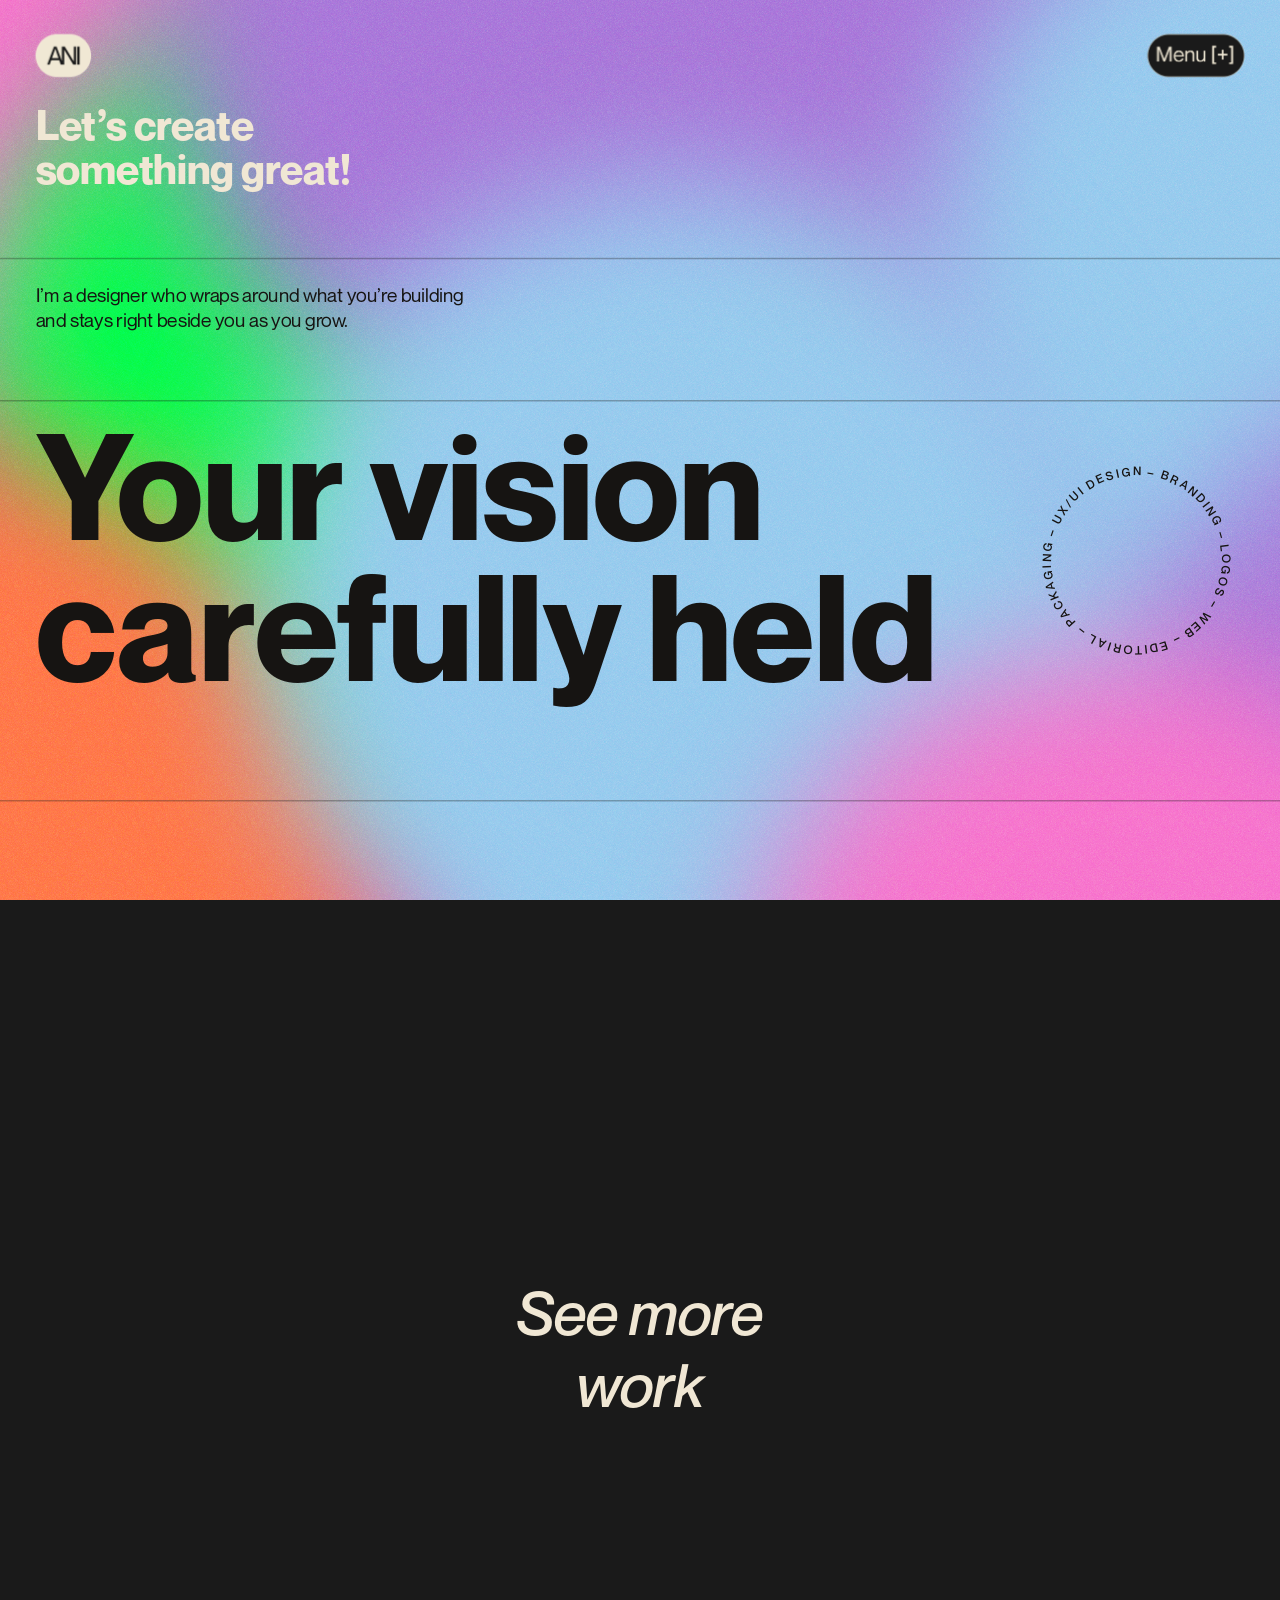
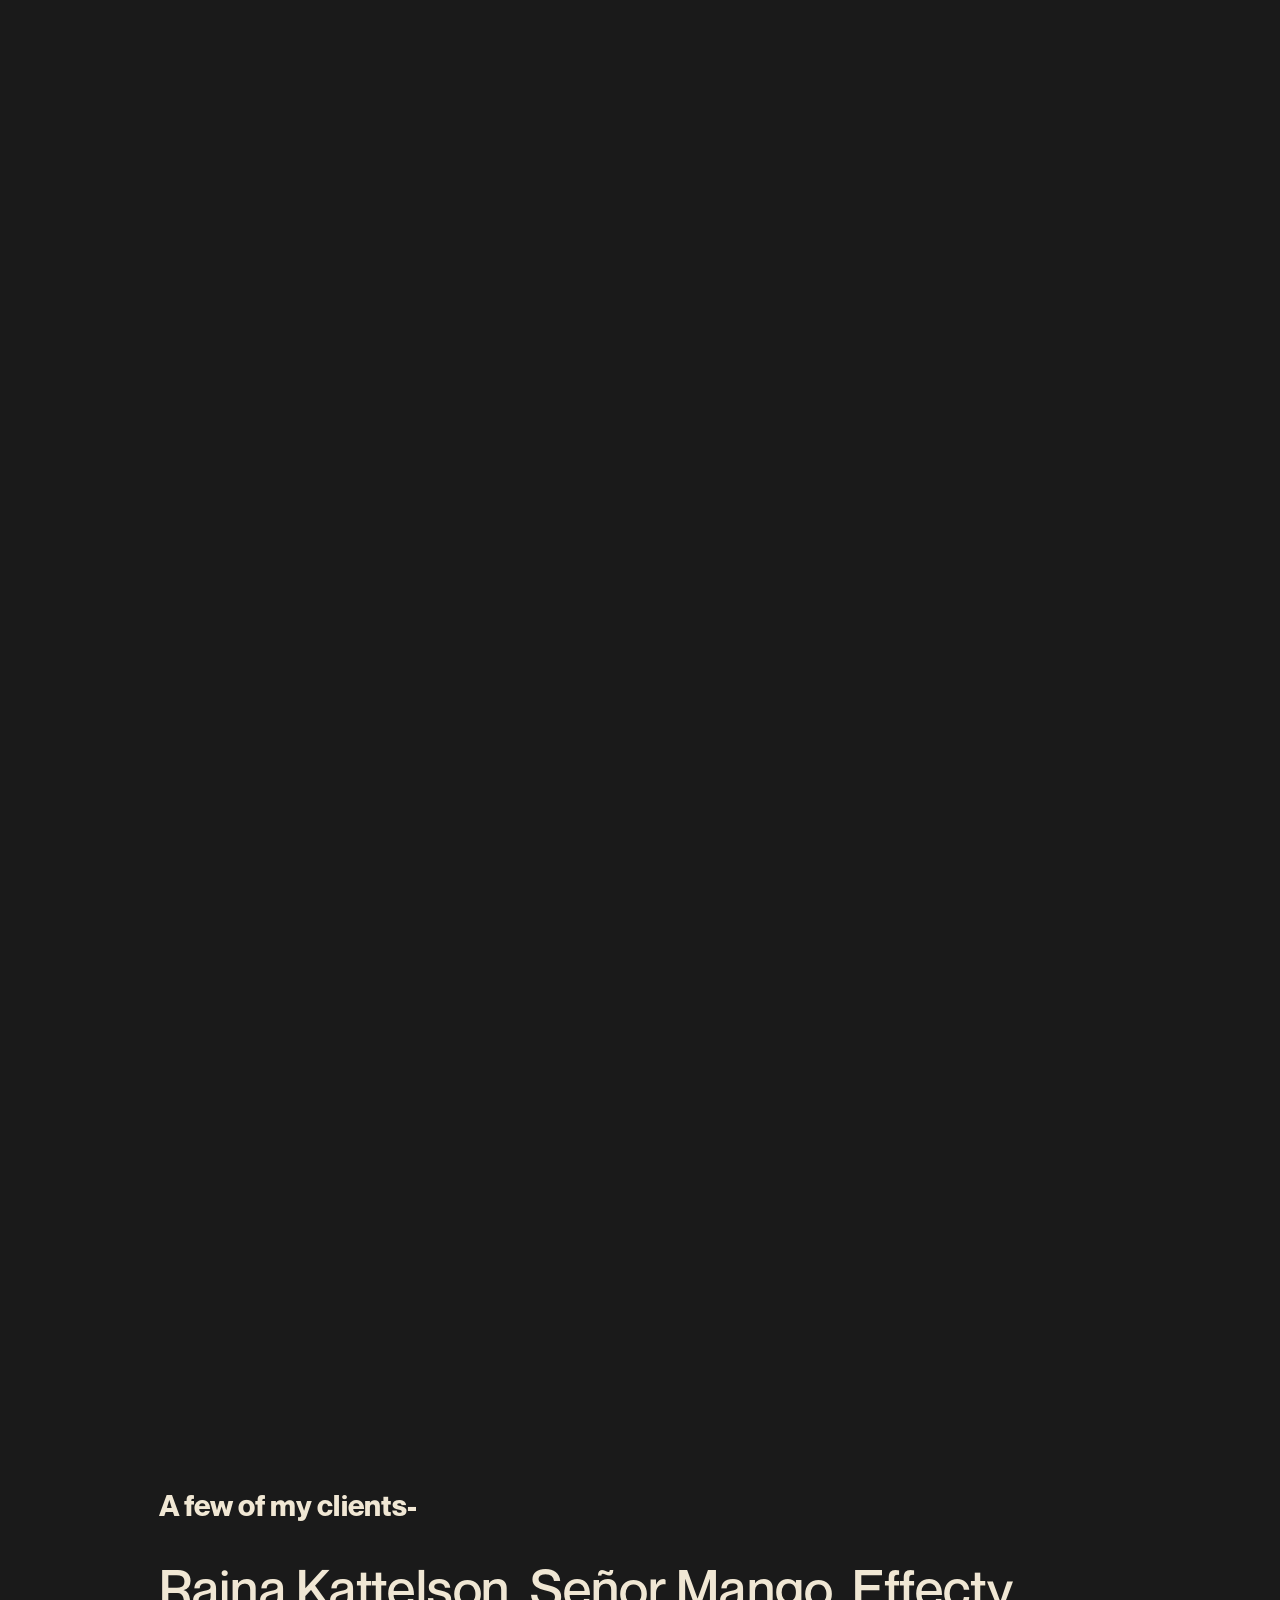
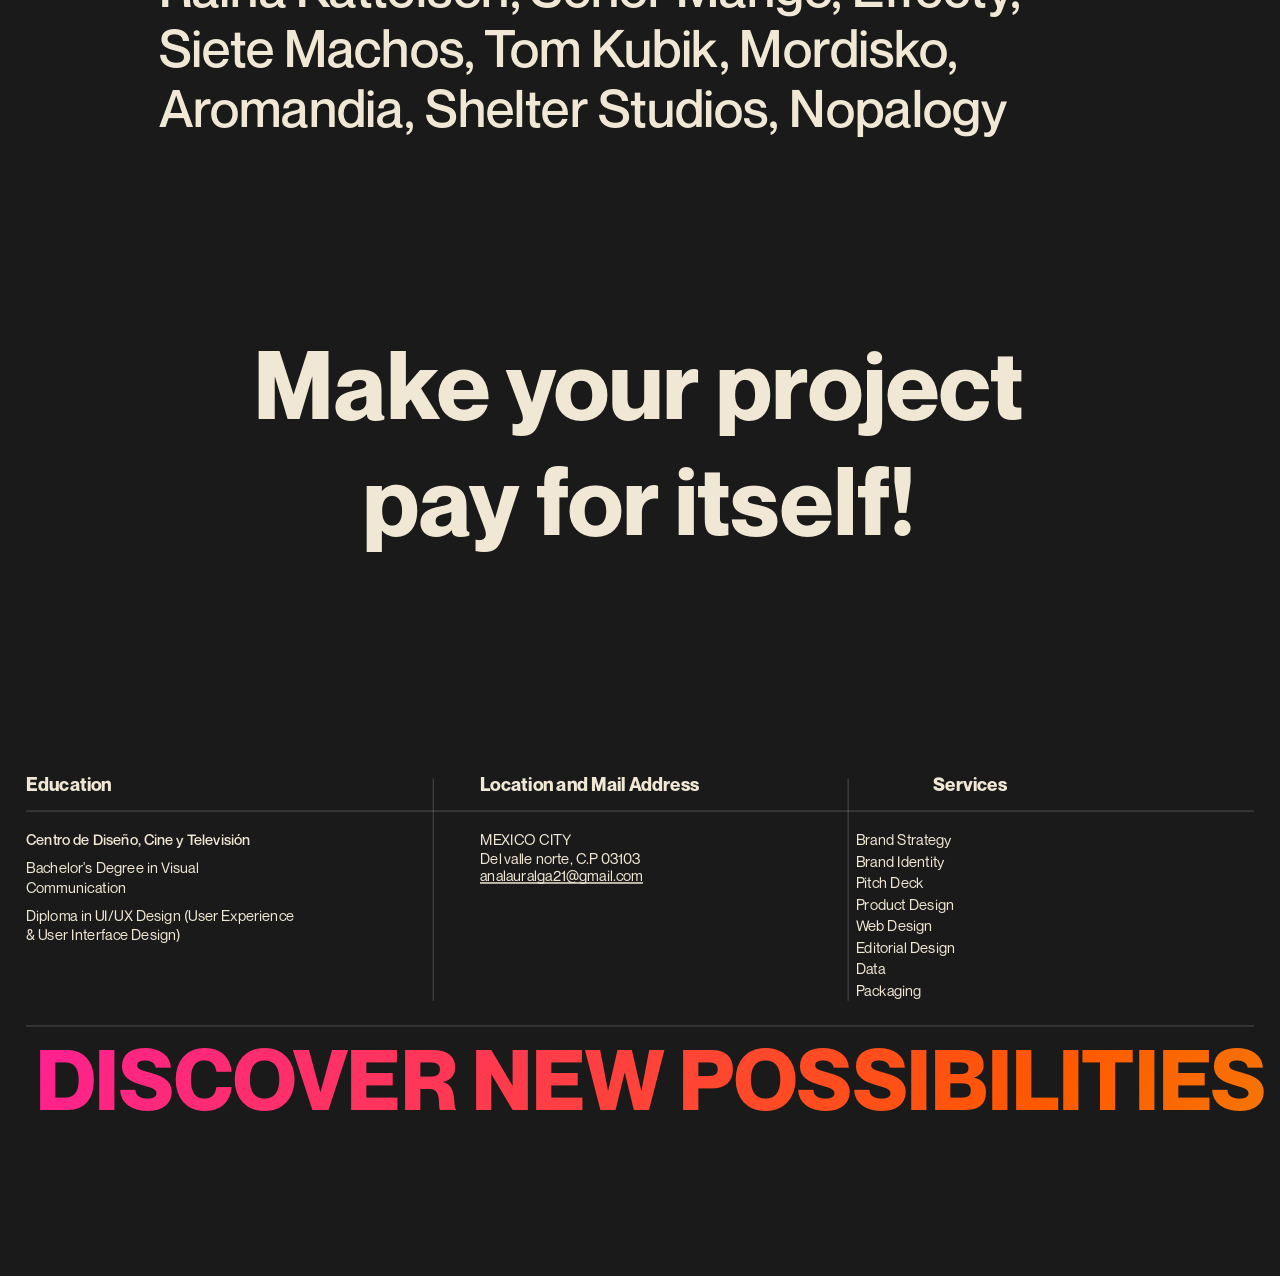
<file: index.html>
<!DOCTYPE html>
<html lang="es">
<head>
<meta charset="UTF-8" />
<meta name="viewport" content="width=device-width, initial-scale=1.0" />
<title>ani — The design partner for top-tier companies</title>
<link rel="preconnect" href="https://fonts.googleapis.com">
<link rel="preconnect" href="https://fonts.gstatic.com" crossorigin>
<link href="https://fonts.googleapis.com/css2?family=Inter:wght@300;400;600;800&display=swap" rel="stylesheet">
<link rel="stylesheet" href="styles.css?v=2" />
<script>
  // Strip any URL fragment before the browser can act on it. Native
  // fragment-scroll on this site can land in the wrong place: every
  // page's content lives inside a `transform: scale()`'d .stage inside
  // a `.stage-frame` (overflow: hidden, for the height-compensation fix
  // — see styles.css) — and per spec, fragment navigation also scrolls
  // *any* scrollable ancestor, including overflow:hidden ones, not just
  // the window. That shifts .stage-frame's own internal scroll instead
  // of (or in addition to) the page, breaking the layout. Stashing the
  // hash and clearing the URL here — before body content even parses —
  // prevents that native jump; script.js reads window.__pendingHash and
  // scrolls the real window to the right place by hand instead.
  if (location.hash) {
    window.__pendingHash = location.hash;
    history.replaceState(null, '', location.pathname + location.search);
  }
</script>
</head>
<body>

  <!-- ============ Fixed header ============
       Lives outside every page's own scaled .stage so it can be truly
       position:fixed to the viewport (see the comment on .header-fixed
       in styles.css for why it can't just live inside .stage). Same
       markup/IDs as before — script.js's menu-toggle logic doesn't care
       where in the DOM the button lives. -->
  <div class="header-fixed">
    <div class="stage" id="headerStage" data-reflow>
      <header class="site-header">
        <a href="index.html" class="logo"><img src="images/header/ani-badge.png" alt="ani" class="logo-img"></a>
        <a href="#" class="menu-link" id="menuToggle" aria-haspopup="true" aria-expanded="false" aria-controls="menuOverlay"><img src="images/header/menu-badge.png" alt="Menu" class="menu-link-img"></a>
      </header>
    </div>
  </div>

  <!-- ============ Upper half of Home: header through "Book a call" ============
       .hero-sticky-wrap (not .stage-frame) — real position:sticky shell
       so the hero pins to the viewport for one screen of scroll while
       .work-dark-zone right below rises up and covers it. See the
       comment on .hero-sticky-wrap in styles.css. -->
  <div class="hero-sticky-wrap">
  <div class="stage" id="stageTop" data-reflow>

    <!-- Hero background — organic, slowly drifting color-blob field
         (same technique/reference as your Figma Make link), sitting
         behind the heading/intro/button below. Purely decorative, no
         content, so it's aria-hidden; z-index/DOM order keep the real
         content on top exactly as before. -->
    <div class="hero-bg" aria-hidden="true">
      <div class="blob-field hero-blob-field">
        <span class="blob hero-blob-1"></span>
        <span class="blob hero-blob-2"></span>
        <span class="blob hero-blob-3"></span>
        <span class="blob hero-blob-4"></span>
        <span class="blob hero-blob-5"></span>
        <span class="blob hero-blob-6"></span>
        <span class="blob hero-blob-7"></span>
        <span class="blob hero-blob-8"></span>
        <span class="blob hero-blob-9"></span>
        <span class="blob hero-blob-10"></span>
        <span class="blob hero-blob-11"></span>
        <span class="blob hero-blob-12"></span>
      </div>
      <div class="hero-bg-grain"></div>
    </div>

    <!-- ============ Hero — 2026 restructure ============
         Your reference PNG + Neue Montreal, ported at pixel scale
         (1728/7171 ≈ 0.241) onto the site's existing 120px/1488px
         margin convention (see the long comment on .hero-kicker in
         styles.css). Top-aligned reading order instead of the old
         centered heading: kicker -> divider -> body line -> divider ->
         giant heading + rotating circle badge -> divider. hero-bg/
         blob-field/grain above and the mouse-parallax script are
         untouched. (Book a call + the logo band/carousel were removed
         per your note — no longer part of this hero.) -->
    <h2 class="hero-kicker">Let&rsquo;s create<br>something great!</h2>

    <hr class="hero-divider hero-divider-1">

    <p class="hero-body" data-reveal>I&rsquo;m a designer who wraps around what you&rsquo;re building<br class="hero-body-break"> and stays right beside you as you grow.</p>

    <hr class="hero-divider hero-divider-2">

    <h1 class="hero-giant">Your vision<br>carefully held</h1>

    <!-- Rotating circular text badge — plain CSS animation (no scroll/
         hover dependency), gated by prefers-reduced-motion like every
         other motion on this site. A single loop of the label list,
         closed all the way around: "EDITORIAL" (a real service of
         yours, from the Additional Skills list) was added after "WEB"
         specifically to fill out the remaining ~2% of the ring instead
         of duplicating the whole string to force a seam — that
         duplication is what caused the stray "L" you caught before.
         The circle itself is drawn as two 180° arcs starting at the
         bottom-left (7:30) rather than one nearly-360° arc from the
         top, so the tiny leftover sliver lands at the bottom instead
         of cutting the ring open at the top. -->
    <div class="hero-circle-badge" aria-hidden="true">
      <svg viewBox="0 0 272 272">
        <defs>
          <path id="heroCirclePath" d="M 53.98,218.02 A 116,116 0 0,1 218.02,53.98 A 116,116 0 0,1 53.98,218.02" fill="none" />
        </defs>
        <text>
          <textPath href="#heroCirclePath" startOffset="0%">PACKAGING &ndash; UX/UI DESIGN &ndash; BRANDING &ndash; LOGOS &ndash; WEB &ndash; EDITORIAL &ndash;</textPath>
        </text>
      </svg>
    </div>

    <hr class="hero-divider hero-divider-3">

  </div>
  </div>

  <!-- ============ Circular work gallery — pinned scroll section ============
       Literal port of the reference prototype (Figma Make: "Animación de
       imágenes circulares", App.tsx): same constants (RADIUS=340,
       CARD_SIZE=218), same even 36°-apart circle math, same scroll ->
       revealedCount formula, same scatter/assemble transform, same
       breathing physics (amplitude/frequency/phase, cursor proximity +
       speed), same #f5f4f0 background. Nothing tuned or re-derived —
       values are copied straight from the source file.
       Runs at real viewport scale (not the 1728-canvas scale-to-fit used
       elsewhere) because CSS position:sticky does not work inside a
       scaled ancestor, and the source itself doesn't scale either.

       #workDarkZone wraps .work-scroll AND a trailing .work-tail-spacer
       together — the black background (see .is-dark in styles.css) is
       toggled on THIS wrapper, not on .work-scroll alone, so the black
       carries through the spacer's extra height before fading to white.
       Without the spacer, .work-scroll's own bottom edge lands flush
       with the sticky content's last resting position (a property of
       how position:sticky's travel range is computed — no amount of
       extra height on .work-scroll alone changes that), so the white
       cut landed right against the cards ("pegado", per your note). The
       spacer is a plain, ordinary block after it — real extra scroll
       distance the sticky math doesn't touch — so there's now an
       actual gap of black between the cards and the white below. -->
  <div class="work-dark-zone" id="workDarkZone">
  <section class="work-scroll" id="workScroll">
    <div class="work-sticky">
      <a href="gallery.html" class="work-cluster" id="workCluster" aria-label="See more work">
        <div class="circle-wrap" id="circleWrap">
          <div class="card-wrap" data-cx="0" data-cy="-340" data-rot="-93.6">
            <div class="card-reveal"><div class="card-breathe"><div class="card thumb-c1"><img src="images/circle/mini-mordisko.png" alt="Mini Mordisko" loading="lazy"></div></div></div>
          </div>
          <div class="card-wrap" data-cx="199.85" data-cy="-275.06" data-rot="86.48">
            <div class="card-reveal"><div class="card-breathe"><div class="card thumb-c2"><img src="images/circle/garabatos.png" alt="Garabatos" loading="lazy"></div></div></div>
          </div>
          <div class="card-wrap" data-cx="323.37" data-cy="-105.06" data-rot="-166.38">
            <div class="card-reveal"><div class="card-breathe"><div class="card thumb-c3"><img src="images/circle/raina-kattelson.png" alt="Raina Kattelson" loading="lazy"></div></div></div>
          </div>
          <div class="card-wrap" data-cx="323.37" data-cy="105.06" data-rot="14.45">
            <div class="card-reveal"><div class="card-breathe"><div class="card thumb-c4"><img src="images/circle/astro-cold-brew.png" alt="Astro Cold Brew" loading="lazy"></div></div></div>
          </div>
          <div class="card-wrap" data-cx="199.85" data-cy="275.06" data-rot="-130.43">
            <div class="card-reveal"><div class="card-breathe"><div class="card thumb-c5"><img src="images/circle/effecty.png" alt="Effecty" loading="lazy"></div></div></div>
          </div>
          <div class="card-wrap" data-cx="0" data-cy="340" data-rot="-19.93">
            <div class="card-reveal"><div class="card-breathe"><div class="card thumb-c6"><img src="images/circle/senor-mongo.png" alt="Señor Mongo" loading="lazy"></div></div></div>
          </div>
          <div class="card-wrap" data-cx="-199.85" data-cy="275.06" data-rot="49.85">
            <div class="card-reveal"><div class="card-breathe"><div class="card thumb-c7"><img src="images/circle/aromandia.png" alt="Aromandia" loading="lazy"></div></div></div>
          </div>
          <div class="card-wrap" data-cx="-323.37" data-cy="105.06" data-rot="-56.05">
            <div class="card-reveal"><div class="card-breathe"><div class="card thumb-c8"><img src="images/circle/shelter-studios.png" alt="Shelter Studios" loading="lazy"></div></div></div>
          </div>
          <div class="card-wrap" data-cx="-323.37" data-cy="-105.06" data-rot="124.09">
            <div class="card-reveal"><div class="card-breathe"><div class="card thumb-c9"><img src="images/circle/cinco.png" alt="Cinco" loading="lazy"></div></div></div>
          </div>
          <div class="card-wrap" data-cx="-199.85" data-cy="-275.06" data-rot="156.12">
            <div class="card-reveal"><div class="card-breathe"><div class="card thumb-c10"><img src="images/circle/tom-kubik.png" alt="Tom Kubik Photography" loading="lazy"></div></div></div>
          </div>
          <span class="work-cluster-text">See more<br>work</span>
        </div>
      </a>
    </div>
  </section>
  <div class="work-tail-spacer"></div>
  </div>

  <!-- ============ Lower half of Home: clients through footer ============ -->
  <div class="stage-frame">
  <div class="stage" id="stageBottom" data-reflow>

    <!-- Clients -->
    <p class="clients-text" data-reveal>
      A few of my clients-<br><br>
      <span class="clients-list">Raina Kattelson, Señor Mango, Effecty, Siete Machos, Tom Kubik, Mordisko, Aromandia, Shelter Studios, Nopalogy</span>
    </p>

    <!-- CTA -->
    <h2 class="cta-heading" data-reveal>Make your project<br>pay for itself!</h2>

    <!-- Footer -->
    <footer class="site-footer">
      <p class="footer-col-title footer-col-title-education" data-reveal>Education</p>
      <p class="footer-col-title footer-col-title-location" data-reveal>Location and Mail Address</p>
      <p class="footer-col-title footer-col-title-services" data-reveal>Services</p>

      <span class="footer-divider-h" aria-hidden="true"></span>
      <span class="footer-divider-v footer-divider-v1" aria-hidden="true"></span>
      <span class="footer-divider-v footer-divider-v2" aria-hidden="true"></span>

      <div class="footer-education" data-reveal>
        <p class="footer-education-school">Centro de Diseño, Cine y Televisión</p>
        <p>Bachelor's Degree in Visual Communication</p>
        <p>Diploma in UI/UX Design (User Experience &amp; User Interface Design)</p>
      </div>

      <div class="footer-address" data-reveal>
        <p>MEXICO CITY</p>
        <p>Del valle norte, C.P 03103</p>
      </div>
      <a href="https://mail.google.com/mail/?view=cm&fs=1&to=analauralga21@gmail.com" class="footer-email" data-reveal target="_blank" rel="noopener">analauralga21@gmail.com</a>

      <div class="footer-services" id="services" data-reveal>
        <div class="footer-services-list">
          <span>Brand Strategy</span>
          <span>Brand Identity</span>
          <span>Pitch Deck</span>
          <span>Product Design</span>
          <span>Web Design</span>
          <span>Editorial Design</span>
          <span>Data</span>
          <span>Packaging</span>
        </div>
      </div>

      <span class="footer-divider-h2" aria-hidden="true"></span>

      <div class="footer-marquee" aria-hidden="true">
        <div class="footer-marquee-track">
          <div class="footer-marquee-group">
            <span class="footer-marquee-item">DISCOVER NEW POSSIBILITIES</span>
            <span class="footer-marquee-item">DISCOVER NEW POSSIBILITIES</span>
            <span class="footer-marquee-item">DISCOVER NEW POSSIBILITIES</span>
          </div>
          <div class="footer-marquee-group">
            <span class="footer-marquee-item">DISCOVER NEW POSSIBILITIES</span>
            <span class="footer-marquee-item">DISCOVER NEW POSSIBILITIES</span>
            <span class="footer-marquee-item">DISCOVER NEW POSSIBILITIES</span>
          </div>
        </div>
      </div>
    </footer>

  </div>
  </div>

  <!-- ============ Menu — half-screen slide-in overlay ============
       Literal port of the Figma "Menu" frame (nodeId 127:284): a solid
       orange (#ff6038) panel that slides in from the right, covering
       half the screen, holding the "ani" logo, the nav list, and a
       close (X) icon. No dark backdrop — the left half stays fully
       transparent so the page the user was on remains visible behind
       the panel (only #menuBackdrop is there, invisible, to catch a
       click-outside-to-close). Everything inside #menuReveal (panel +
       content) slides together as one unit. The content itself
       (logo, nav, close icon) uses the exact same 1728-based
       coordinates as the rest of the site, scaled by the same
       scale-to-fit factor (it has the "stage" class, so script.js's
       existing scaler picks it up automatically) — that's what keeps
       it pixel-accurate to Figma at any screen size. Hidden by
       default; toggled by "MENU [+]" in the header (see script.js). -->
  <div class="menu-overlay" id="menuOverlay" aria-hidden="true">
    <div class="menu-backdrop-fill" id="menuBackdrop"></div>
    <div class="menu-reveal" id="menuReveal">
      <div class="menu-panel-fill"></div>
      <div class="stage menu-stage" data-reflow>
        <button type="button" class="menu-close" id="menuClose" aria-label="Cerrar menú">
          <svg viewBox="0 0 31 29" width="31" height="29" fill="none" aria-hidden="true">
            <line x1="2" y1="2" x2="29" y2="27" stroke="#f0e7d4" stroke-width="3.4" stroke-linecap="round"/>
            <line x1="29" y1="2" x2="2" y2="27" stroke="#f0e7d4" stroke-width="3.4" stroke-linecap="round"/>
          </svg>
        </button>

        <nav class="menu-nav" aria-label="Menú principal">
          <a href="gallery.html" class="menu-nav-item menu-nav-work">Work</a>
          <a href="about.html" class="menu-nav-item menu-nav-about">About</a>
          <a href="proyects.html#servicesTop" class="menu-nav-item menu-nav-services">Services</a>
          <a href="contact.html" class="menu-nav-item menu-nav-contact">Contact</a>
        </nav>
      </div>
    </div>
  </div>

  <script src="script.js?v=2"></script>
</body>
</html>
</file>
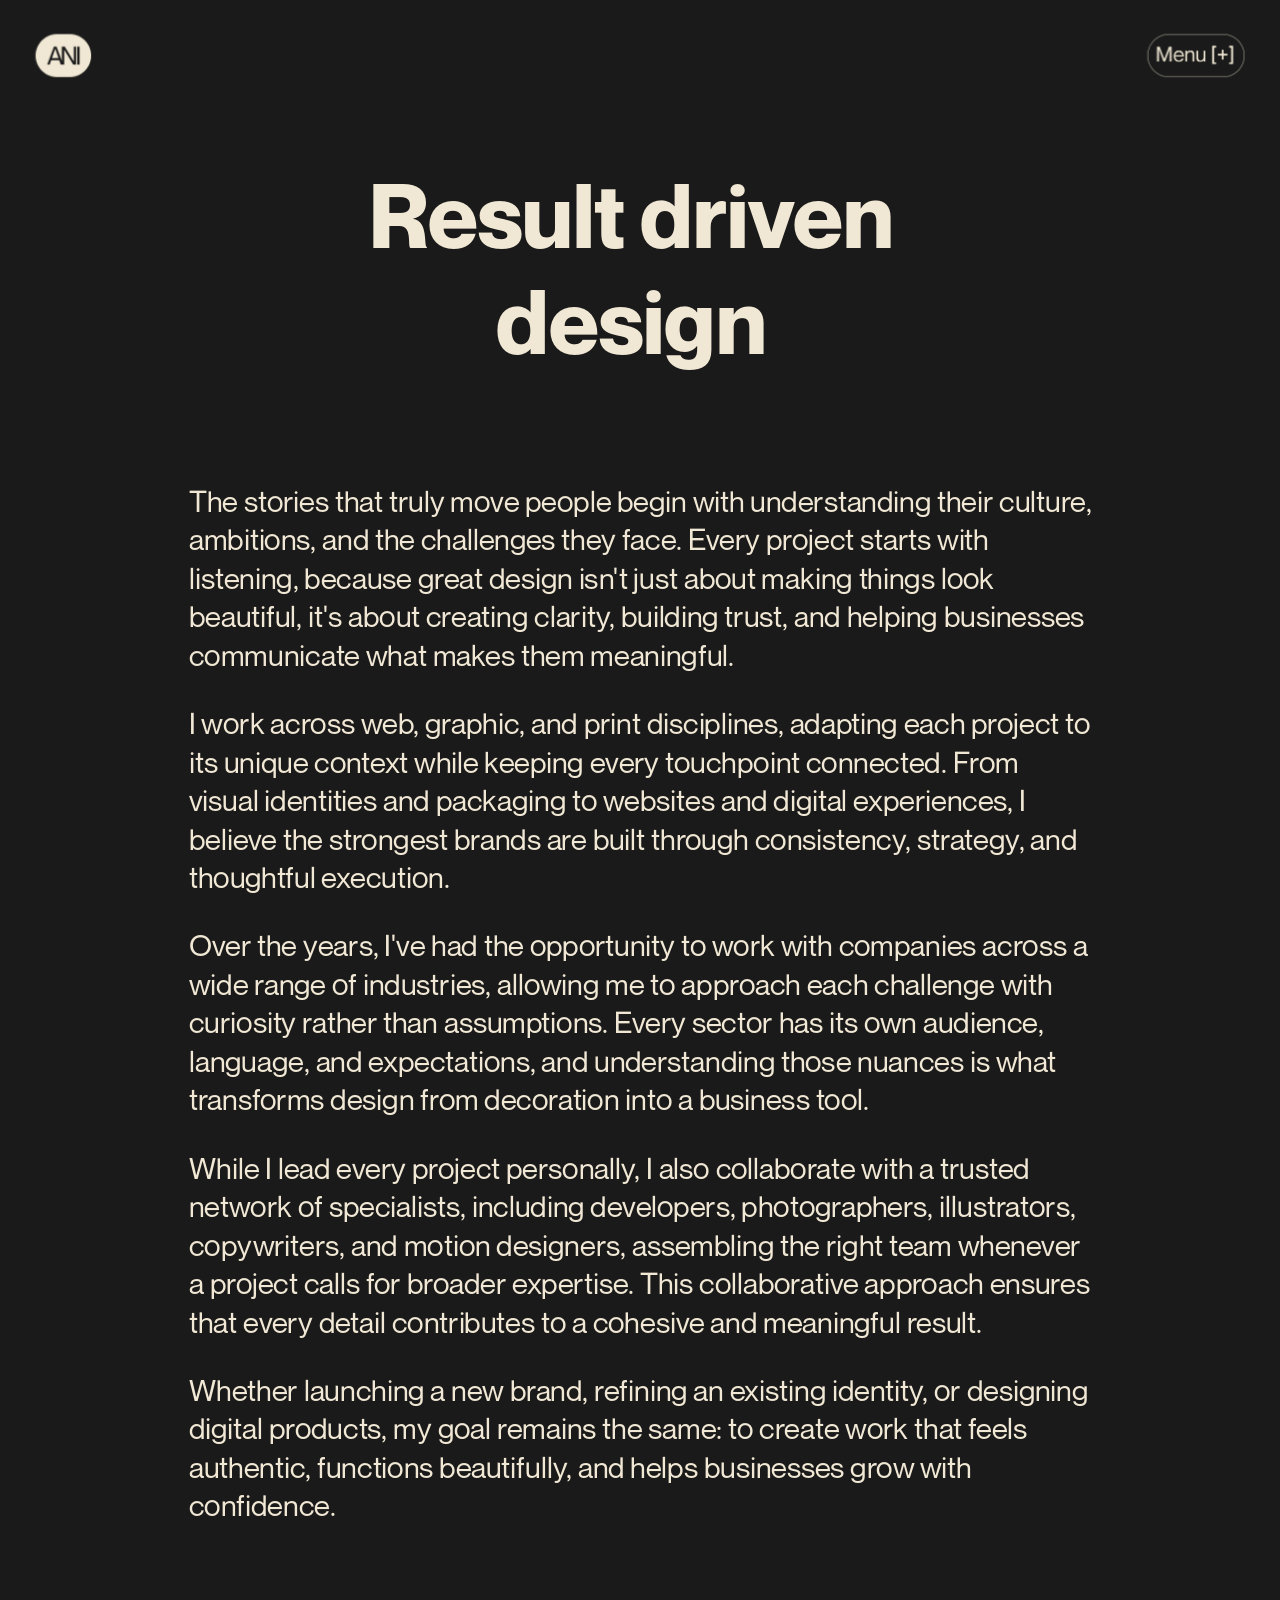
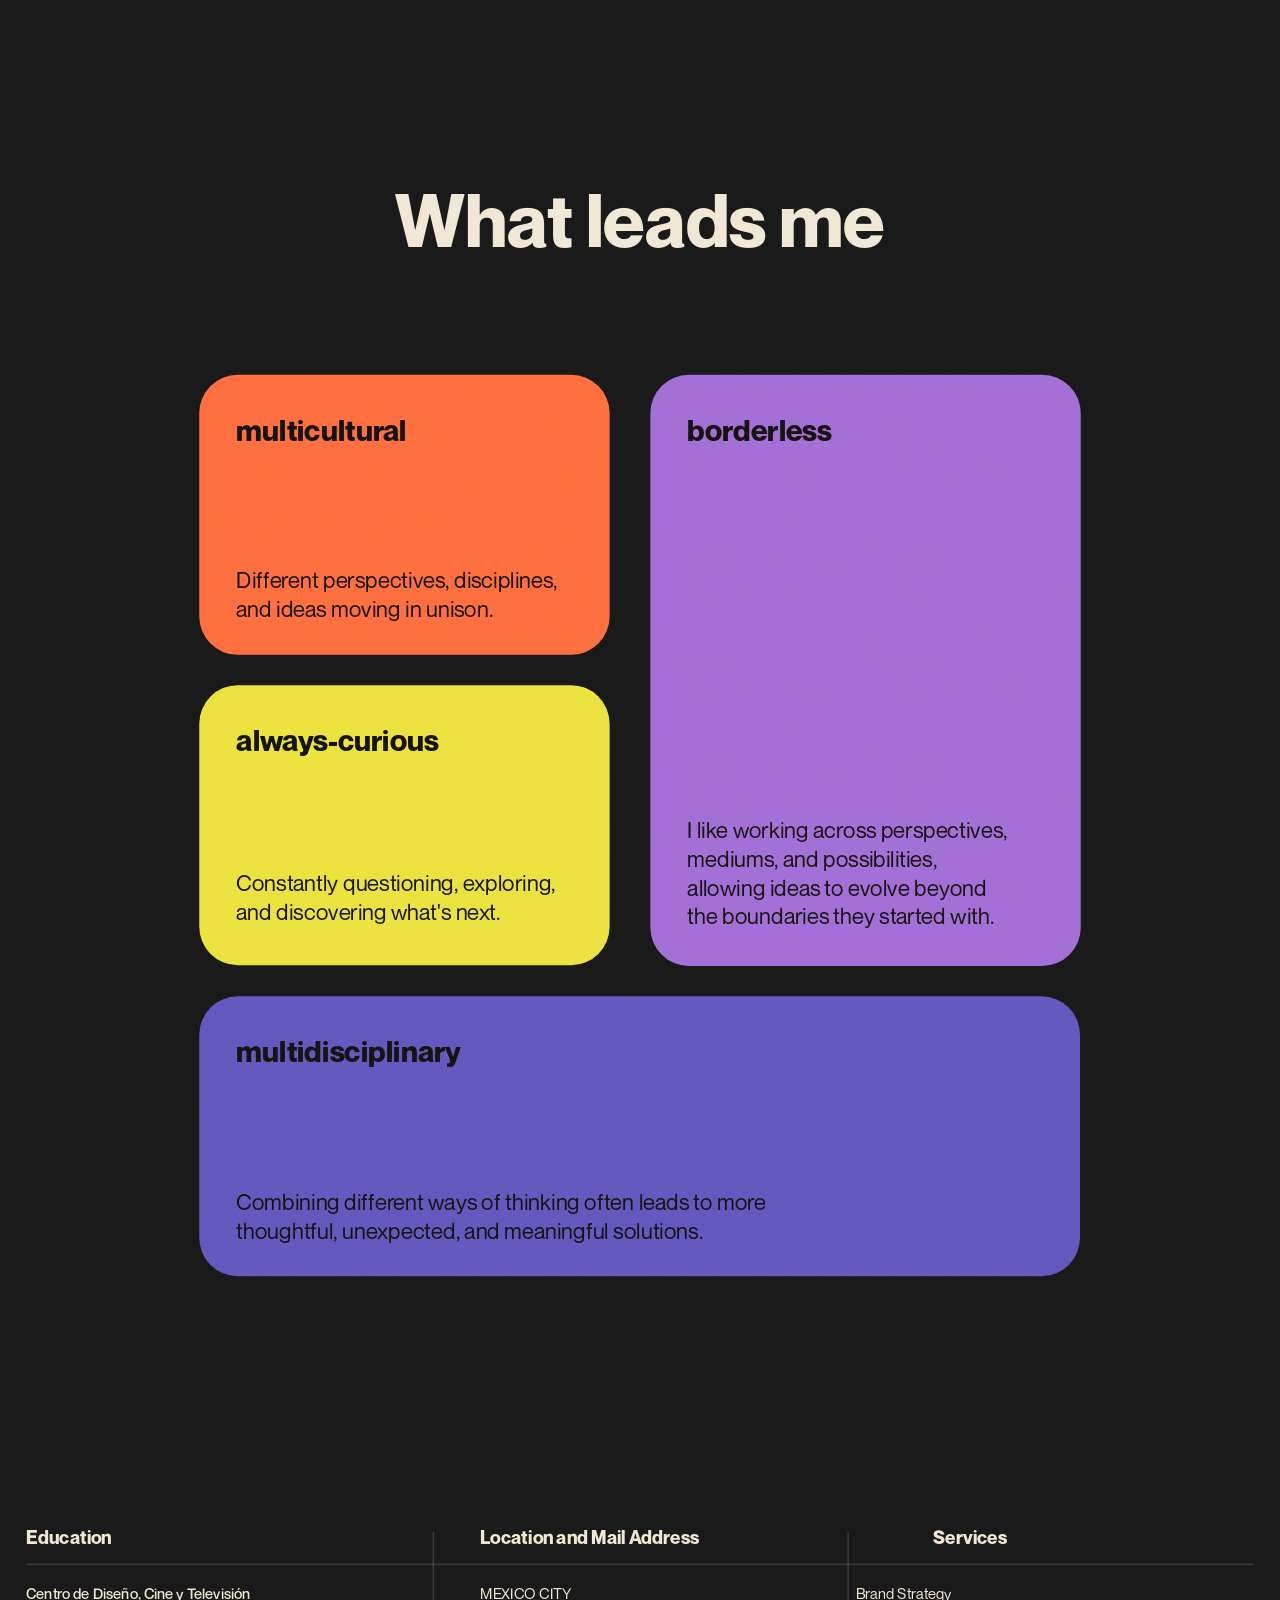
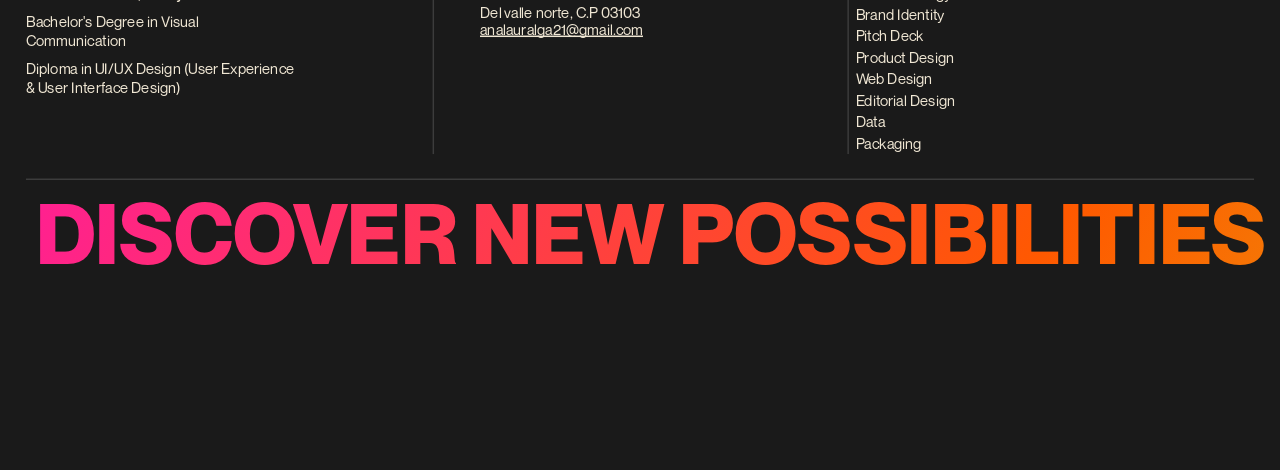
<file: about.html>
<!DOCTYPE html>
<html lang="es">
<head>
<meta charset="UTF-8" />
<meta name="viewport" content="width=device-width, initial-scale=1.0" />
<title>ani — About</title>
<link rel="preconnect" href="https://fonts.googleapis.com">
<link rel="preconnect" href="https://fonts.gstatic.com" crossorigin>
<link href="https://fonts.googleapis.com/css2?family=Inter:wght@300;400;600;800&display=swap" rel="stylesheet">
<link rel="stylesheet" href="styles.css?v=2" />
<script>
  // Strip any URL fragment before the browser can act on it. Native
  // fragment-scroll on this site can land in the wrong place: every
  // page's content lives inside a `transform: scale()`'d .stage inside
  // a `.stage-frame` (overflow: hidden, for the height-compensation fix
  // — see styles.css) — and per spec, fragment navigation also scrolls
  // *any* scrollable ancestor, including overflow:hidden ones, not just
  // the window. That shifts .stage-frame's own internal scroll instead
  // of (or in addition to) the page, breaking the layout. Stashing the
  // hash and clearing the URL here — before body content even parses —
  // prevents that native jump; script.js reads window.__pendingHash and
  // scrolls the real window to the right place by hand instead.
  if (location.hash) {
    window.__pendingHash = location.hash;
    history.replaceState(null, '', location.pathname + location.search);
  }
</script>
</head>
<body class="page-dark">

  <!-- ============ About ============
       Literal port of the Figma "about" frame (nodeId 125:123): the
       "Result driven design" heading (raised from Figma's own value —
       see styles.css), the long bio paragraph (each paragraph reveals
       on scroll — see script.js — pulled up closer to the heading now
       that the 3D photo cube that used to sit between them is gone,
       per your note), and the "[WHAT LEADS ME]" section with its 4
       cards laid out exactly like Figma has them (a static drag-free
       deck was tried and reverted — see styles.css for why). Same
       1728-wide scale-to-fit stage as
       every other page. -->
  <div class="header-fixed is-on-dark">
    <div class="stage" id="headerStage" data-reflow>
      <header class="site-header">
        <a href="index.html" class="logo"><img src="images/header/ani-badge.png" alt="ani" class="logo-img"></a>
        <a href="#" class="menu-link" id="menuToggle" aria-haspopup="true" aria-expanded="false" aria-controls="menuOverlay"><img src="images/header/menu-badge.png" alt="Menu" class="menu-link-img"></a>
      </header>
    </div>
  </div>

  <div class="stage-frame">
  <div class="stage" id="aboutStage" data-reflow>

    <!-- Heading -->
    <h1 class="about-heading">Result driven<br>design</h1>

    <!-- Bio — each <p> fades/drifts in the first time it scrolls into
         view (data-reveal, handled in script.js). -->
    <div class="about-bio">
      <p data-reveal>The stories that truly move people begin with understanding their culture, ambitions, and the challenges they face. Every project starts with listening, because great design isn't just about making things look beautiful, it's about creating clarity, building trust, and helping businesses communicate what makes them meaningful.</p>
      <p data-reveal>I work across web, graphic, and print disciplines, adapting each project to its unique context while keeping every touchpoint connected. From visual identities and packaging to websites and digital experiences, I believe the strongest brands are built through consistency, strategy, and thoughtful execution.</p>
      <p data-reveal>Over the years, I've had the opportunity to work with companies across a wide range of industries, allowing me to approach each challenge with curiosity rather than assumptions. Every sector has its own audience, language, and expectations, and understanding those nuances is what transforms design from decoration into a business tool.</p>
      <p data-reveal>While I lead every project personally, I also collaborate with a trusted network of specialists, including developers, photographers, illustrators, copywriters, and motion designers, assembling the right team whenever a project calls for broader expertise. This collaborative approach ensures that every detail contributes to a cohesive and meaningful result.</p>
      <p data-reveal>Whether launching a new brand, refining an existing identity, or designing digital products, my goal remains the same: to create work that feels authentic, functions beautifully, and helps businesses grow with confidence.</p>
    </div>

    <!-- What leads me -->
    <h2 class="leads-heading">What leads me</h2>

    <!-- 4 cards — back to the original Figma layout (nodeId 132:1005 +
         138:*): independent rounded-rectangle cards, each with its own
         size, gradient, and its own label + description overlaid on
         top, no interaction. Each now has a slow, organic animated blob
         field as its first child (same technique as the Hero) sitting
         behind the label/desc <p>s below, which stay untouched. -->
    <!-- leads-item wrappers: invisible/no-op on desktop (position:static,
         zero height — position:absolute children of .leads-card/-label/
         -desc don't contribute to it, see styles.css), but on mobile
         become a CSS Grid "everyone stacks in the same cell" trick so
         the label+desc can sit genuinely ON TOP of the card again
         instead of below it ("el texto se sale de los recuadros de
         color", her note on the previous stacked-below version) —
         without needing the label/desc to be real DOM children of the
         card. -->
    <div class="leads-item">
      <div class="leads-card leads-card-multicultural" aria-hidden="true">
        <div class="blob-field leads-card-blobs">
          <span class="blob blob-a"></span>
          <span class="blob blob-b"></span>
          <span class="blob blob-c"></span>
        </div>
      </div>
      <div class="leads-item-text">
        <p class="leads-card-label leads-label-multicultural">multicultural</p>
        <p class="leads-card-desc leads-desc-multicultural">Different perspectives, disciplines, and ideas moving in unison.</p>
      </div>
    </div>

    <div class="leads-item">
      <div class="leads-card leads-card-borderless" aria-hidden="true">
        <div class="blob-field leads-card-blobs">
          <span class="blob blob-a"></span>
          <span class="blob blob-b"></span>
          <span class="blob blob-c"></span>
        </div>
      </div>
      <div class="leads-item-text">
        <p class="leads-card-label leads-label-borderless">borderless</p>
        <p class="leads-card-desc leads-desc-borderless">I like working across perspectives, mediums, and possibilities, allowing ideas to evolve beyond the boundaries they started with.</p>
      </div>
    </div>

    <div class="leads-item">
      <div class="leads-card leads-card-always-curious" aria-hidden="true">
        <div class="blob-field leads-card-blobs">
          <span class="blob blob-a"></span>
          <span class="blob blob-b"></span>
          <span class="blob blob-c"></span>
        </div>
      </div>
      <div class="leads-item-text">
        <p class="leads-card-label leads-label-always-curious">always-curious</p>
        <p class="leads-card-desc leads-desc-always-curious">Constantly questioning, exploring, and discovering what's next.</p>
      </div>
    </div>

    <div class="leads-item">
      <div class="leads-card leads-card-multidisciplinary" aria-hidden="true">
        <div class="blob-field leads-card-blobs">
          <span class="blob blob-a"></span>
          <span class="blob blob-b"></span>
          <span class="blob blob-c"></span>
        </div>
      </div>
      <div class="leads-item-text">
        <p class="leads-card-label leads-label-multidisciplinary">multidisciplinary</p>
        <p class="leads-card-desc leads-desc-multidisciplinary">Combining different ways of thinking often leads to more thoughtful, unexpected, and meaningful solutions.</p>
      </div>
    </div>

    <!-- Footer -->
    <footer class="site-footer">
      <p class="footer-col-title footer-col-title-education" data-reveal>Education</p>
      <p class="footer-col-title footer-col-title-location" data-reveal>Location and Mail Address</p>
      <p class="footer-col-title footer-col-title-services" data-reveal>Services</p>

      <span class="footer-divider-h" aria-hidden="true"></span>
      <span class="footer-divider-v footer-divider-v1" aria-hidden="true"></span>
      <span class="footer-divider-v footer-divider-v2" aria-hidden="true"></span>

      <div class="footer-education" data-reveal>
        <p class="footer-education-school">Centro de Diseño, Cine y Televisión</p>
        <p>Bachelor's Degree in Visual Communication</p>
        <p>Diploma in UI/UX Design (User Experience &amp; User Interface Design)</p>
      </div>

      <div class="footer-address" data-reveal>
        <p>MEXICO CITY</p>
        <p>Del valle norte, C.P 03103</p>
      </div>
      <a href="https://mail.google.com/mail/?view=cm&fs=1&to=analauralga21@gmail.com" class="footer-email" data-reveal target="_blank" rel="noopener">analauralga21@gmail.com</a>

      <div class="footer-services" id="services" data-reveal>
        <div class="footer-services-list">
          <span>Brand Strategy</span>
          <span>Brand Identity</span>
          <span>Pitch Deck</span>
          <span>Product Design</span>
          <span>Web Design</span>
          <span>Editorial Design</span>
          <span>Data</span>
          <span>Packaging</span>
        </div>
      </div>

      <span class="footer-divider-h2" aria-hidden="true"></span>

      <div class="footer-marquee" aria-hidden="true">
        <div class="footer-marquee-track">
          <div class="footer-marquee-group">
            <span class="footer-marquee-item">DISCOVER NEW POSSIBILITIES</span>
            <span class="footer-marquee-item">DISCOVER NEW POSSIBILITIES</span>
            <span class="footer-marquee-item">DISCOVER NEW POSSIBILITIES</span>
          </div>
          <div class="footer-marquee-group">
            <span class="footer-marquee-item">DISCOVER NEW POSSIBILITIES</span>
            <span class="footer-marquee-item">DISCOVER NEW POSSIBILITIES</span>
            <span class="footer-marquee-item">DISCOVER NEW POSSIBILITIES</span>
          </div>
        </div>
      </div>
    </footer>

  </div>
  </div>

  <!-- ============ Menu — half-screen slide-in overlay ============
       Same reusable component as on every other page — see index.html
       for the full explanation. -->
  <div class="menu-overlay" id="menuOverlay" aria-hidden="true">
    <div class="menu-backdrop-fill" id="menuBackdrop"></div>
    <div class="menu-reveal" id="menuReveal">
      <div class="menu-panel-fill"></div>
      <div class="stage menu-stage" data-reflow>
        <button type="button" class="menu-close" id="menuClose" aria-label="Cerrar menú">
          <svg viewBox="0 0 31 29" width="31" height="29" fill="none" aria-hidden="true">
            <line x1="2" y1="2" x2="29" y2="27" stroke="#f0e7d4" stroke-width="3.4" stroke-linecap="round"/>
            <line x1="29" y1="2" x2="2" y2="27" stroke="#f0e7d4" stroke-width="3.4" stroke-linecap="round"/>
          </svg>
        </button>

        <nav class="menu-nav" aria-label="Menú principal">
          <a href="gallery.html" class="menu-nav-item menu-nav-work">Work</a>
          <a href="about.html" class="menu-nav-item menu-nav-about">About</a>
          <a href="proyects.html#servicesTop" class="menu-nav-item menu-nav-services">Services</a>
          <a href="contact.html" class="menu-nav-item menu-nav-contact">Contact</a>
        </nav>
      </div>
    </div>
  </div>

  <script src="script.js?v=2"></script>
</body>
</html>
</file>
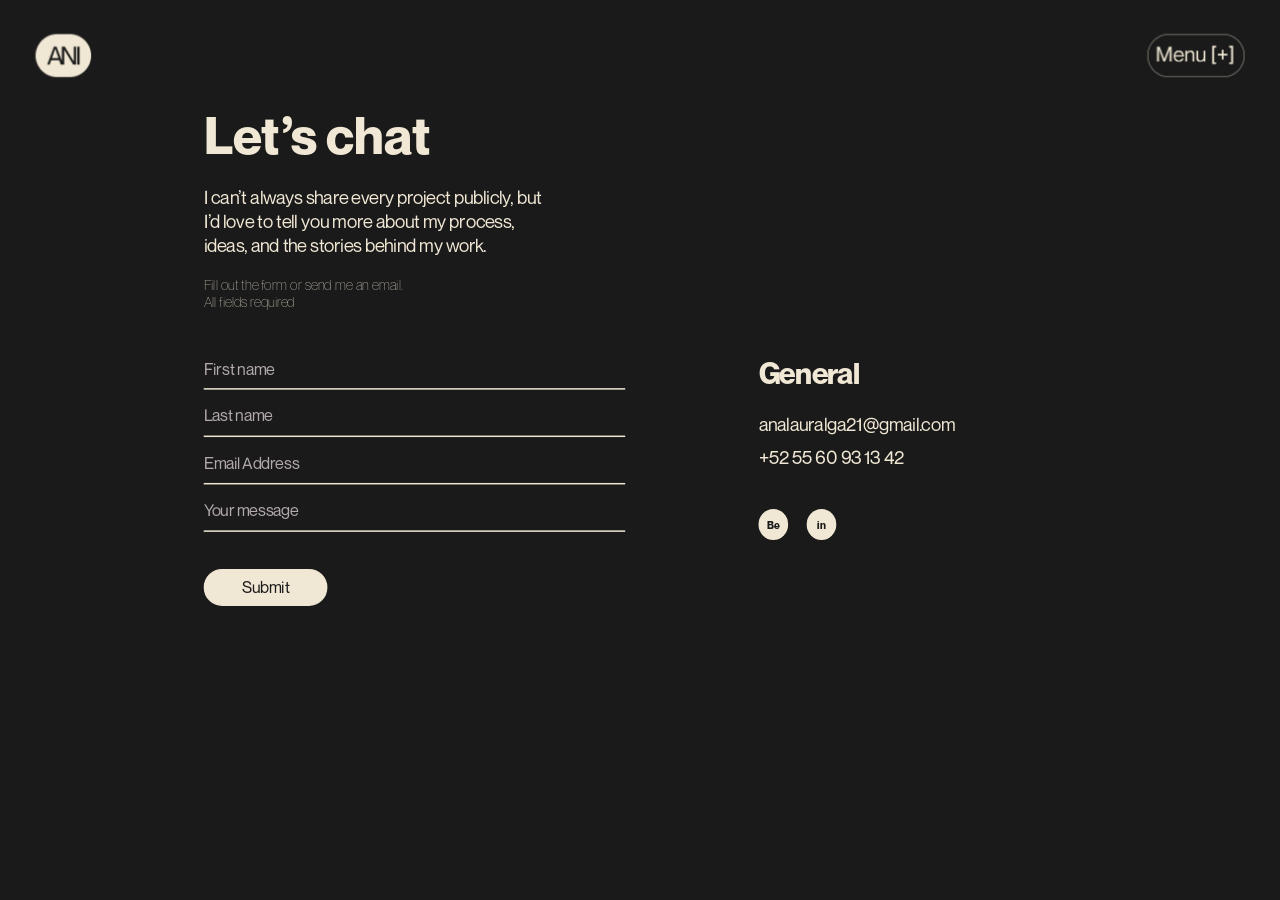
<file: contact.html>
<!DOCTYPE html>
<html lang="es">
<head>
<meta charset="UTF-8" />
<meta name="viewport" content="width=device-width, initial-scale=1.0" />
<title>ani — Contact</title>
<link rel="preconnect" href="https://fonts.googleapis.com">
<link rel="preconnect" href="https://fonts.gstatic.com" crossorigin>
<link href="https://fonts.googleapis.com/css2?family=Inter:wght@300;400;600;800&display=swap" rel="stylesheet">
<link rel="stylesheet" href="styles.css?v=2" />
<script>
  // Strip any URL fragment before the browser can act on it. Native
  // fragment-scroll on this site can land in the wrong place: every
  // page's content lives inside a `transform: scale()`'d .stage inside
  // a `.stage-frame` (overflow: hidden, for the height-compensation fix
  // — see styles.css) — and per spec, fragment navigation also scrolls
  // *any* scrollable ancestor, including overflow:hidden ones, not just
  // the window. That shifts .stage-frame's own internal scroll instead
  // of (or in addition to) the page, breaking the layout. Stashing the
  // hash and clearing the URL here — before body content even parses —
  // prevents that native jump; script.js reads window.__pendingHash and
  // scrolls the real window to the right place by hand instead.
  if (location.hash) {
    window.__pendingHash = location.hash;
    history.replaceState(null, '', location.pathname + location.search);
  }
</script>
</head>
<body class="page-dark">

  <!-- ============ Contact ============
       Literal port of the Figma "Contact" frame (nodeId 127:195): a
       "Let's chat" heading + intro copy on the left, a real contact
       form below it (First name / Last name / Email Address / Your
       message, each an underlined input using the label text as its
       placeholder — that's exactly how the design draws it, no
       separate floating label), and on the right a "General" contact
       block with the email/phone and two social icons. No footer on
       this frame (Figma doesn't have one here either). Same 1728-wide
       scale-to-fit stage as every other page. -->
  <div class="header-fixed is-on-dark">
    <div class="stage" id="headerStage" data-reflow>
      <header class="site-header">
        <a href="index.html" class="logo"><img src="images/header/ani-badge.png" alt="ani" class="logo-img"></a>
        <a href="#" class="menu-link" id="menuToggle" aria-haspopup="true" aria-expanded="false" aria-controls="menuOverlay"><img src="images/header/menu-badge.png" alt="Menu" class="menu-link-img"></a>
      </header>
    </div>
  </div>

  <div class="stage-frame">
  <div class="stage" id="contactStage" data-reflow>

    <!-- Heading -->
    <h1 class="contact-heading" data-reveal>Let&rsquo;s <em>chat</em></h1>

    <!-- Intro copy -->
    <div class="contact-intro">
      <p data-reveal>I can&rsquo;t always share every project publicly, but I&rsquo;d love to tell you more about my process, ideas, and the stories behind my work.</p>
      <p class="contact-intro-note" data-reveal>Fill out the form or send me an email.<br>All fields required</p>
    </div>

    <!-- Contact form — no backend, so Submit opens a pre-filled Gmail
         compose window with the field values (same trick as the
         footer email link elsewhere on the site; see script.js). -->
    <form class="contact-form" id="contactForm">
      <input class="form-field form-field-first" type="text" name="firstName" placeholder="First name" required>
      <input class="form-field form-field-last" type="text" name="lastName" placeholder="Last name" required>
      <input class="form-field form-field-email" type="email" name="email" placeholder="Email Address" required>
      <input class="form-field form-field-message" type="text" name="message" placeholder="Your message" required>

      <button type="submit" class="contact-submit">Submit</button>
    </form>

    <!-- Right column: contact details -->
    <div class="contact-side">
      <p class="contact-side-title" data-reveal>General</p>
      <a href="https://mail.google.com/mail/?view=cm&fs=1&to=analauralga21@gmail.com" class="contact-side-link contact-email" data-reveal target="_blank" rel="noopener">analauralga21@gmail.com</a>
      <a href="tel:+525560931342" class="contact-side-link contact-phone" data-reveal>+52 55 60 93 13 42</a>

      <!-- Icon glyphs are still placeholders (couldn't download the
           real Figma SVG assets in this environment), but the links
           now go to your real profiles. -->
      <div class="contact-socials">
        <a href="https://www.behance.net/analaura15" class="social-icon" aria-label="Behance" target="_blank" rel="noopener">Be</a>
        <a href="https://www.linkedin.com/in/ana-laura-moreno-lizarraga/" class="social-icon" aria-label="LinkedIn" target="_blank" rel="noopener">in</a>
      </div>
    </div>
  </div>
  </div>

  <!-- ============ Menu — half-screen slide-in overlay ============
       Same reusable component as on every other page — see index.html
       for the full explanation. -->
  <div class="menu-overlay" id="menuOverlay" aria-hidden="true">
    <div class="menu-backdrop-fill" id="menuBackdrop"></div>
    <div class="menu-reveal" id="menuReveal">
      <div class="menu-panel-fill"></div>
      <div class="stage menu-stage" data-reflow>
        <button type="button" class="menu-close" id="menuClose" aria-label="Cerrar menú">
          <svg viewBox="0 0 31 29" width="31" height="29" fill="none" aria-hidden="true">
            <line x1="2" y1="2" x2="29" y2="27" stroke="#f0e7d4" stroke-width="3.4" stroke-linecap="round"/>
            <line x1="29" y1="2" x2="2" y2="27" stroke="#f0e7d4" stroke-width="3.4" stroke-linecap="round"/>
          </svg>
        </button>

        <nav class="menu-nav" aria-label="Menú principal">
          <a href="gallery.html" class="menu-nav-item menu-nav-work">Work</a>
          <a href="about.html" class="menu-nav-item menu-nav-about">About</a>
          <a href="proyects.html#servicesTop" class="menu-nav-item menu-nav-services">Services</a>
          <a href="contact.html" class="menu-nav-item menu-nav-contact">Contact</a>
        </nav>
      </div>
    </div>
  </div>

  <script src="script.js?v=2"></script>
</body>
</html>
</file>
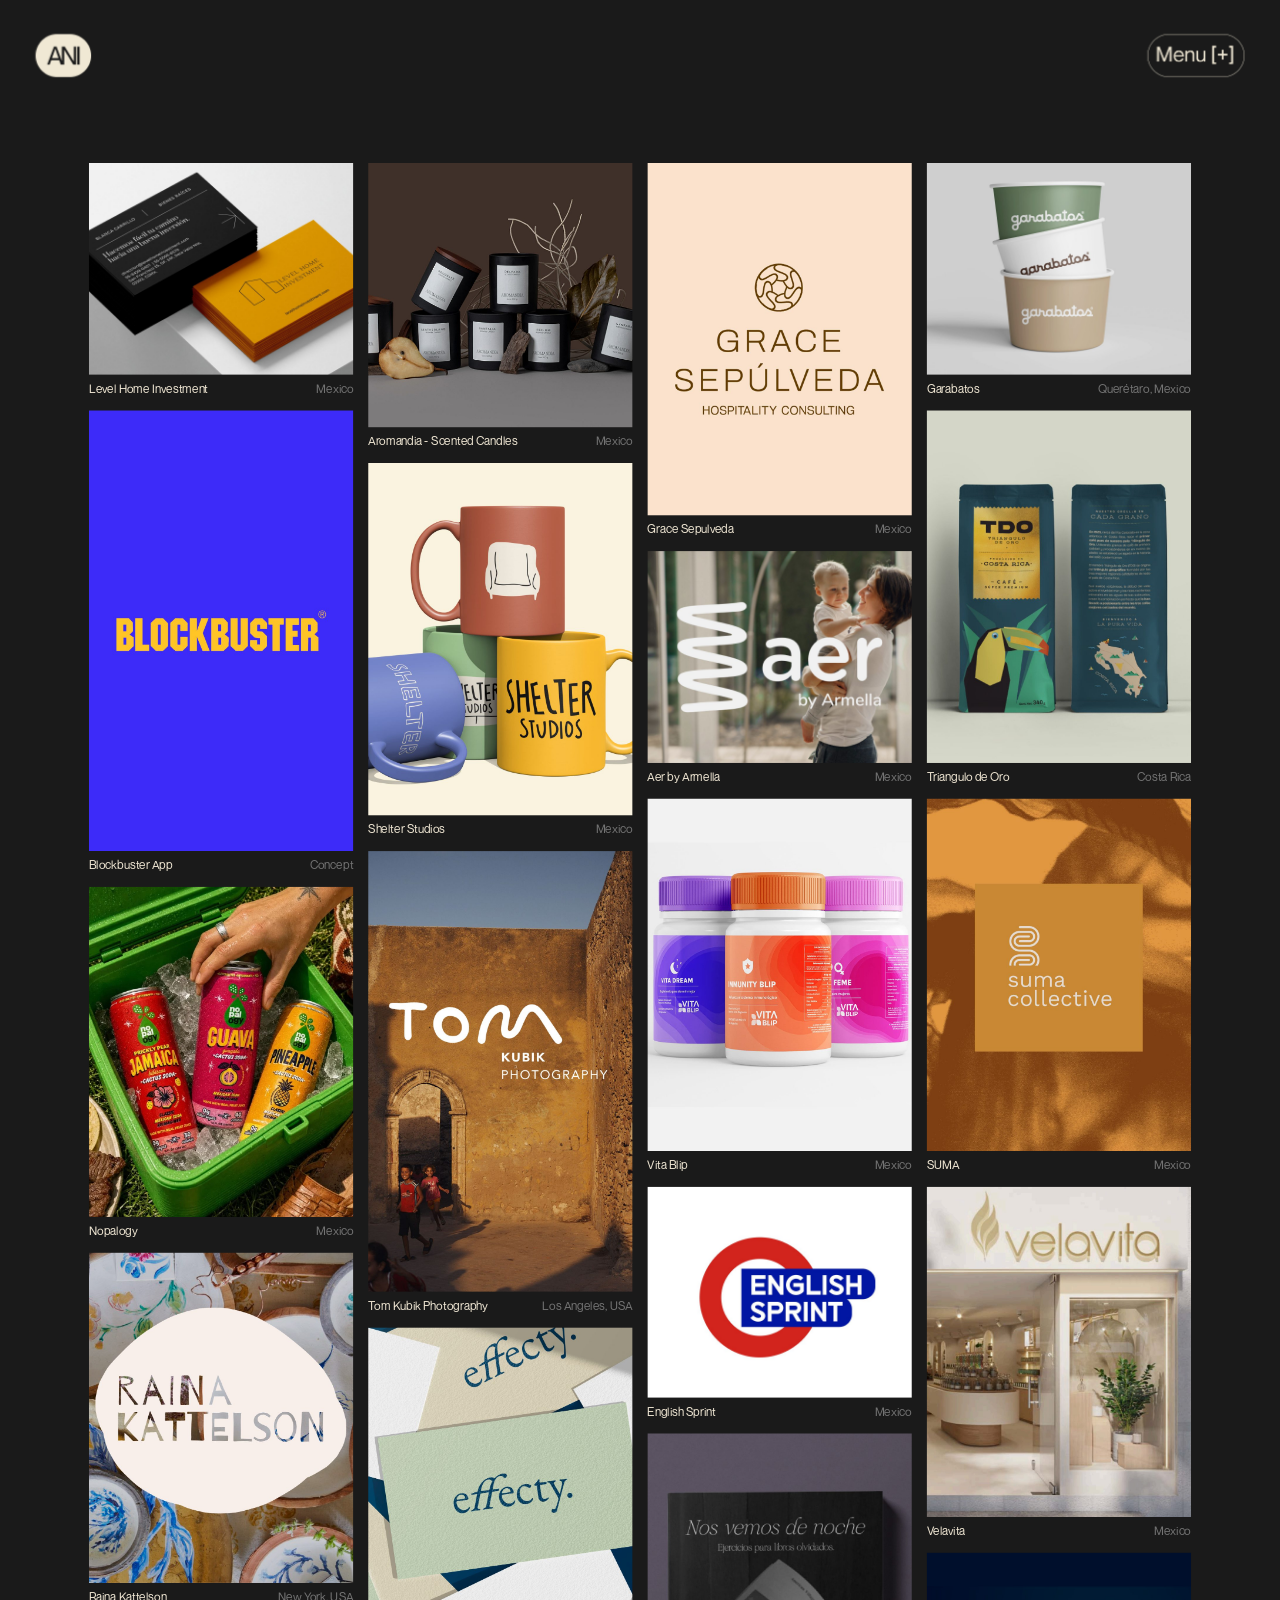
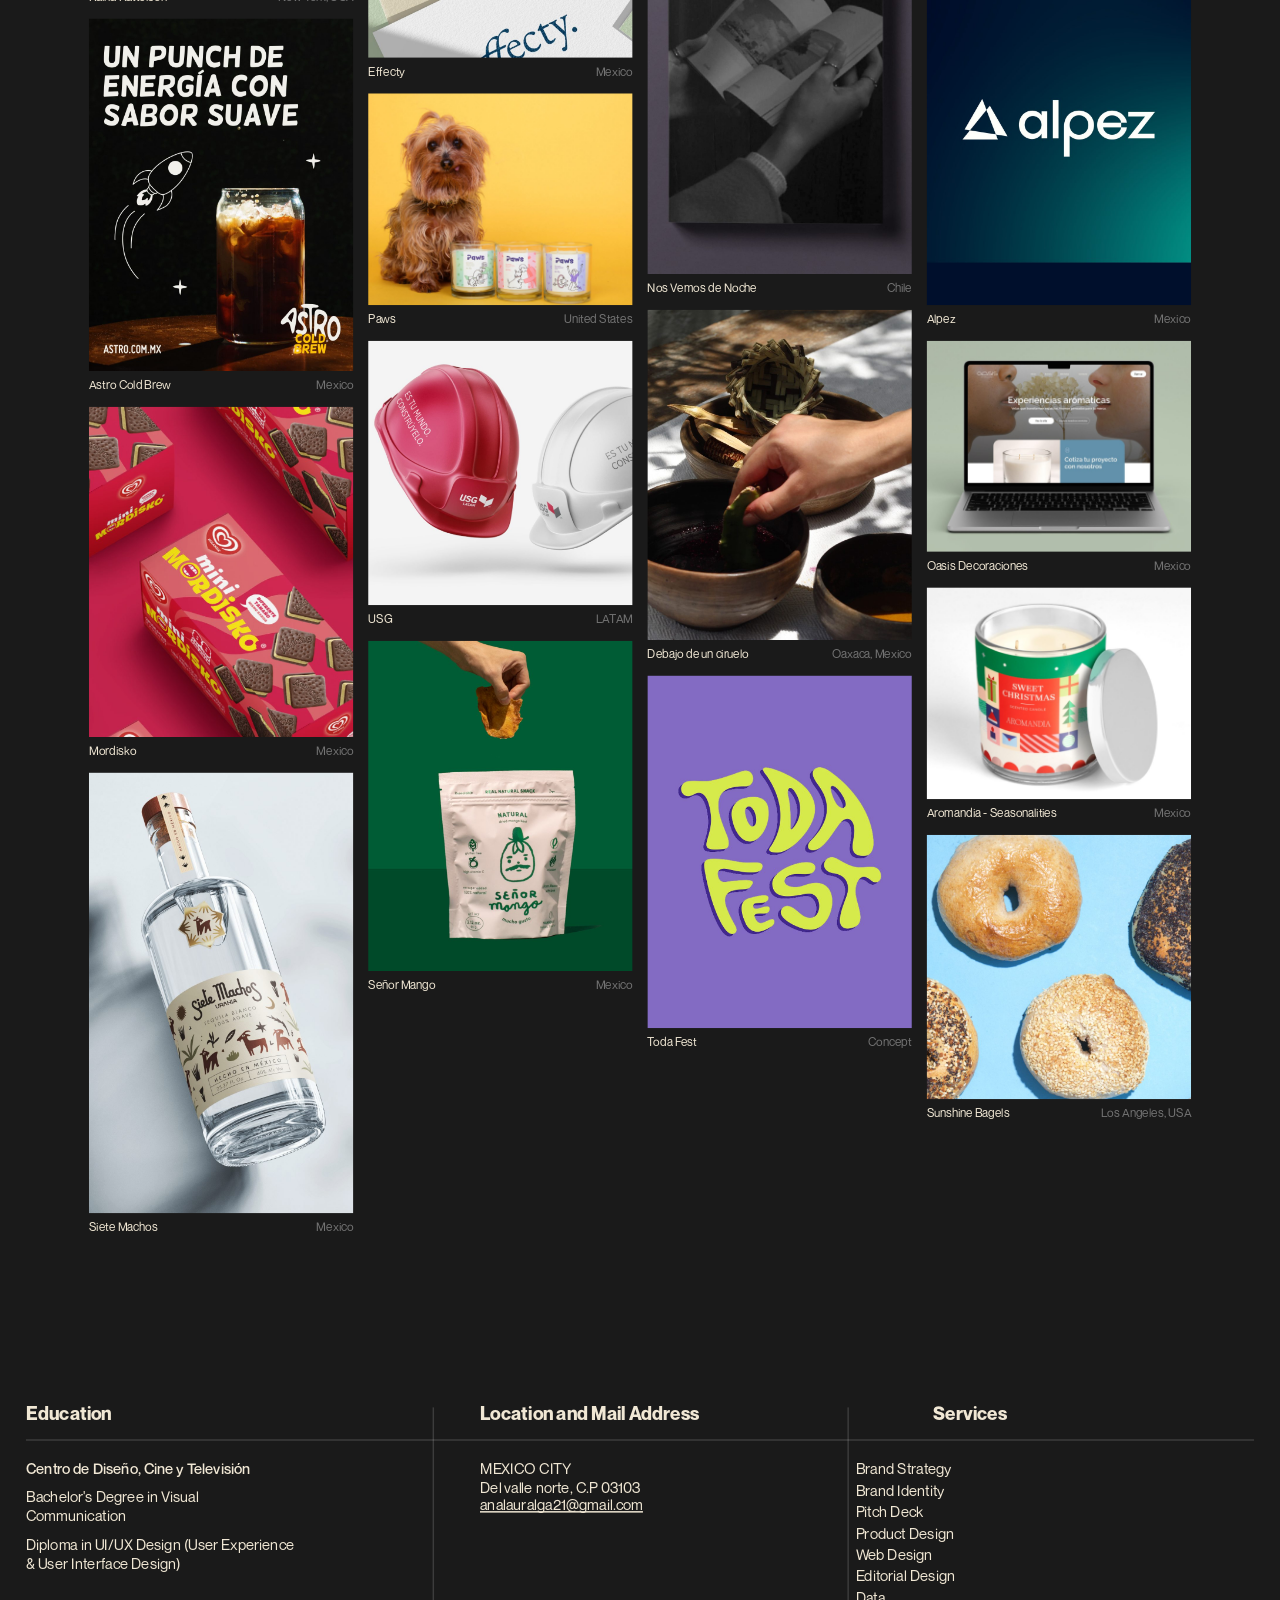
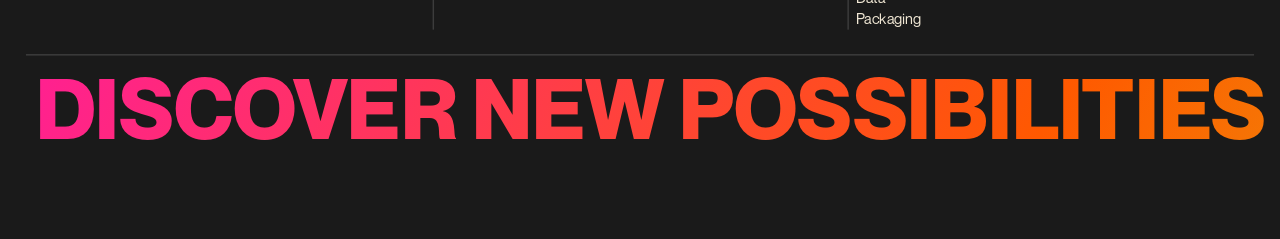
<file: gallery.html>
<!DOCTYPE html>
<html lang="es">
<head>
<meta charset="UTF-8" />
<meta name="viewport" content="width=device-width, initial-scale=1.0" />
<title>ani — Gallery</title>
<link rel="preconnect" href="https://fonts.googleapis.com">
<link rel="preconnect" href="https://fonts.gstatic.com" crossorigin>
<link href="https://fonts.googleapis.com/css2?family=Inter:wght@300;400;600;800&display=swap" rel="stylesheet">
<link rel="stylesheet" href="styles.css?v=2" />
<script>
  // Strip any URL fragment before the browser can act on it. Native
  // fragment-scroll on this site can land in the wrong place: every
  // page's content lives inside a `transform: scale()`'d .stage inside
  // a `.stage-frame` (overflow: hidden, for the height-compensation fix
  // — see styles.css) — and per spec, fragment navigation also scrolls
  // *any* scrollable ancestor, including overflow:hidden ones, not just
  // the window. That shifts .stage-frame's own internal scroll instead
  // of (or in addition to) the page, breaking the layout. Stashing the
  // hash and clearing the URL here — before body content even parses —
  // prevents that native jump; script.js reads window.__pendingHash and
  // scrolls the real window to the right place by hand instead.
  if (location.hash) {
    window.__pendingHash = location.hash;
    history.replaceState(null, '', location.pathname + location.search);
  }
</script>
</head>
<body class="page-dark">

  <!-- ============ Gallery ============
       Header/theme-flip are the literal Figma "Gallery" frame (nodeId
       130:593) — the only light-theme page on the site, flipped to
       black-on-white by re-scoping --bg/--fg on #galleryStage itself
       (see styles.css), which is enough to flip the shared header/
       footer automatically since they're already built off those
       variables. No heading text on this page (removed per feedback —
       the grid starts right under the header). A real CSS masonry grid
       (4 columns, native `columns` layout so it packs tiles by actual
       height), now carrying your 29 real projects (same order as
       script.js's PROJECT_COPY, so each tile's ?p= index opens the
       matching case study) — Unsplash placeholder photos still stand
       in for real project images on the plain tiles, same placeholder
       convention as every other photo on the site, until real project
       photography is ready. Every tile is now a plain photo tile — the
       old "feature" card (which carried made-up "99 Problems" copy,
       not a real client) was converted to a normal photo tile for
       Blockbuster App, and the "wordmark" card (name in giant type,
       no photo) that briefly stood in for Mordisko/SUMA was retired
       too since every real project needs an actual photo, not text-
       only. (.gallery-tile-wordmark / .gallery-wordmark-word are still
       in styles.css, unused, in case a future project without a photo
       wants that treatment again.) Location captions were pulled from
       your project texts where you mentioned
       one; everywhere else defaults to "Mexico" (your base) or
       "Concept" for the 2 projects that were never physically
       realized (Blockbuster App, Toda Fest) — correct any that are
       wrong. The grid's real height varies with content, so it's
       measured once and the stage/footer offsets below are set from
       that measurement — same technique used for the About page's
       bio-driven layout. -->
  <!-- is-on-dark: gallery is now permanently dark (--bg/--fg flipped
       to black/white on #galleryStage below) — since the fixed header
       lives outside that stage, it can't inherit the flip through the
       DOM, so this modifier class gives it white logo/menu text (same
       class Home's script.js toggles dynamically on scroll). -->
  <div class="header-fixed is-on-dark">
    <div class="stage" id="headerStage" data-reflow>
      <header class="site-header">
        <a href="index.html" class="logo"><img src="images/header/ani-badge.png" alt="ani" class="logo-img"></a>
        <a href="#" class="menu-link" id="menuToggle" aria-haspopup="true" aria-expanded="false" aria-controls="menuOverlay"><img src="images/header/menu-badge.png" alt="Menu" class="menu-link-img"></a>
      </header>
    </div>
  </div>

  <div class="stage-frame">
  <div class="stage" id="galleryStage" data-reflow>

    <!-- Masonry grid — ported from the reference prototype, see the
         comment above. -->
    <div class="gallery-grid-wrap">
      <div class="gallery-grid">
      <a href="project.html?p=0" class="gallery-tile">
        <div class="gallery-tile-media" style="aspect-ratio: 5 / 4;">
          <img src="images/gallery/level-home-investment.jpg" alt="Level Home Investment" loading="lazy">
        </div>
        <div class="gallery-tile-caption"><span>Level Home Investment</span><span class="gallery-tile-location">Mexico</span></div>
      </a>
      <a href="project.html?p=1" class="gallery-tile">
        <div class="gallery-tile-media" style="aspect-ratio: 3 / 5;">
          <img src="images/gallery/blockbuster-app.jpg" alt="Blockbuster App" loading="lazy">
        </div>
        <div class="gallery-tile-caption"><span>Blockbuster App</span><span class="gallery-tile-location">Concept</span></div>
      </a>
      <a href="project.html?p=2" class="gallery-tile">
        <div class="gallery-tile-media" style="aspect-ratio: 4 / 5;">
          <img src="images/gallery/nopalogy.jpg" alt="Nopalogy" loading="lazy">
        </div>
        <div class="gallery-tile-caption"><span>Nopalogy</span><span class="gallery-tile-location">Mexico</span></div>
      </a>
      <a href="project.html?p=3" class="gallery-tile">
        <div class="gallery-tile-media" style="aspect-ratio: 4 / 5;">
          <img src="images/gallery/raina-kattelson.jpg" alt="Raina Kattelson" loading="lazy">
        </div>
        <div class="gallery-tile-caption"><span>Raina Kattelson</span><span class="gallery-tile-location">New York, USA</span></div>
      </a>
      <a href="project.html?p=4" class="gallery-tile">
        <div class="gallery-tile-media" style="aspect-ratio: 3 / 4;">
          <img src="images/gallery/astro-cold-brew.jpg" alt="Astro Cold Brew" loading="lazy">
        </div>
        <div class="gallery-tile-caption"><span>Astro Cold Brew</span><span class="gallery-tile-location">Mexico</span></div>
      </a>
      <a href="project.html?p=5" class="gallery-tile">
        <div class="gallery-tile-media" style="aspect-ratio: 4 / 5;">
          <img src="images/gallery/mordisko.jpg" alt="Mordisko" loading="lazy">
        </div>
        <div class="gallery-tile-caption"><span>Mordisko</span><span class="gallery-tile-location">Mexico</span></div>
      </a>
      <a href="project.html?p=6" class="gallery-tile">
        <div class="gallery-tile-media" style="aspect-ratio: 3 / 5;">
          <img src="images/gallery/siete-machos.jpg" alt="Siete Machos" loading="lazy">
        </div>
        <div class="gallery-tile-caption"><span>Siete Machos</span><span class="gallery-tile-location">Mexico</span></div>
      </a>
      <a href="project.html?p=7" class="gallery-tile">
        <div class="gallery-tile-media" style="aspect-ratio: 1 / 1;">
          <img src="images/gallery/aromandia-scented-candles.jpg" alt="Aromandia - Scented Candles" loading="lazy">
        </div>
        <div class="gallery-tile-caption"><span>Aromandia - Scented Candles</span><span class="gallery-tile-location">Mexico</span></div>
      </a>
      <a href="project.html?p=8" class="gallery-tile">
        <div class="gallery-tile-media" style="aspect-ratio: 3 / 4;">
          <img src="images/gallery/shelter-studios.jpg" alt="Shelter Studios" loading="lazy">
        </div>
        <div class="gallery-tile-caption"><span>Shelter Studios</span><span class="gallery-tile-location">Mexico</span></div>
      </a>
      <a href="project.html?p=9" class="gallery-tile">
        <div class="gallery-tile-media" style="aspect-ratio: 3 / 5;">
          <img src="images/gallery/tom-kubik.jpg" alt="Tom Kubik Photography" loading="lazy">
        </div>
        <div class="gallery-tile-caption"><span>Tom Kubik Photography</span><span class="gallery-tile-location">Los Angeles, USA</span></div>
      </a>
      <a href="project.html?p=10" class="gallery-tile">
        <div class="gallery-tile-media" style="aspect-ratio: 4 / 5;">
          <img src="images/gallery/effecty.jpg" alt="Effecty" loading="lazy">
        </div>
        <div class="gallery-tile-caption"><span>Effecty</span><span class="gallery-tile-location">Mexico</span></div>
      </a>
      <a href="project.html?p=11" class="gallery-tile">
        <div class="gallery-tile-media" style="aspect-ratio: 5 / 4;">
          <img src="images/gallery/paws.jpg" alt="Paws" loading="lazy">
        </div>
        <div class="gallery-tile-caption"><span>Paws</span><span class="gallery-tile-location">United States</span></div>
      </a>
      <a href="project.html?p=12" class="gallery-tile">
        <div class="gallery-tile-media" style="aspect-ratio: 1 / 1;">
          <img src="images/gallery/usg.jpg" alt="USG" loading="lazy">
        </div>
        <div class="gallery-tile-caption"><span>USG</span><span class="gallery-tile-location">LATAM</span></div>
      </a>
      <a href="project.html?p=13" class="gallery-tile">
        <div class="gallery-tile-media" style="aspect-ratio: 4 / 5;">
          <img src="images/gallery/senor-mango.jpg" alt="Señor Mango" loading="lazy">
        </div>
        <div class="gallery-tile-caption"><span>Señor Mango</span><span class="gallery-tile-location">Mexico</span></div>
      </a>
      <a href="project.html?p=14" class="gallery-tile">
        <div class="gallery-tile-media" style="aspect-ratio: 3 / 4;">
          <img src="images/gallery/grace-sepulveda.jpg" alt="Grace Sepulveda" loading="lazy">
        </div>
        <div class="gallery-tile-caption"><span>Grace Sepulveda</span><span class="gallery-tile-location">Mexico</span></div>
      </a>
      <a href="project.html?p=15" class="gallery-tile">
        <div class="gallery-tile-media" style="aspect-ratio: 5 / 4;">
          <img src="images/gallery/aer-by-armella.jpg" alt="Aer by Armella" loading="lazy">
        </div>
        <div class="gallery-tile-caption"><span>Aer by Armella</span><span class="gallery-tile-location">Mexico</span></div>
      </a>
      <a href="project.html?p=16" class="gallery-tile">
        <div class="gallery-tile-media" style="aspect-ratio: 3 / 4;">
          <img src="images/gallery/vita-blip.jpg" alt="Vita Blip" loading="lazy">
        </div>
        <div class="gallery-tile-caption"><span>Vita Blip</span><span class="gallery-tile-location">Mexico</span></div>
      </a>
      <a href="project.html?p=17" class="gallery-tile">
        <div class="gallery-tile-media" style="aspect-ratio: 5 / 4;">
          <img src="images/gallery/english-sprint.jpg" alt="English Sprint" loading="lazy">
        </div>
        <div class="gallery-tile-caption"><span>English Sprint</span><span class="gallery-tile-location">Mexico</span></div>
      </a>
      <a href="project.html?p=18" class="gallery-tile">
        <div class="gallery-tile-media" style="aspect-ratio: 3 / 5;">
          <img src="images/gallery/nos-vemos-de-noche.jpg" alt="Nos Vemos de Noche" loading="lazy">
        </div>
        <div class="gallery-tile-caption"><span>Nos Vemos de Noche</span><span class="gallery-tile-location">Chile</span></div>
      </a>
      <a href="project.html?p=19" class="gallery-tile">
        <div class="gallery-tile-media" style="aspect-ratio: 4 / 5;">
          <img src="images/gallery/debajo-de-un-ciruelo.jpg" alt="Debajo de un ciruelo" loading="lazy">
        </div>
        <div class="gallery-tile-caption"><span>Debajo de un ciruelo</span><span class="gallery-tile-location">Oaxaca, Mexico</span></div>
      </a>
      <a href="project.html?p=20" class="gallery-tile">
        <div class="gallery-tile-media" style="aspect-ratio: 3 / 4;">
          <img src="images/gallery/toda-fest.jpg" alt="Toda Fest" loading="lazy">
        </div>
        <div class="gallery-tile-caption"><span>Toda Fest</span><span class="gallery-tile-location">Concept</span></div>
      </a>
      <a href="project.html?p=21" class="gallery-tile">
        <div class="gallery-tile-media" style="aspect-ratio: 5 / 4;">
          <img src="images/gallery/garabatos.jpg" alt="Garabatos" loading="lazy">
        </div>
        <div class="gallery-tile-caption"><span>Garabatos</span><span class="gallery-tile-location">Querétaro, Mexico</span></div>
      </a>
      <a href="project.html?p=22" class="gallery-tile">
        <div class="gallery-tile-media" style="aspect-ratio: 3 / 4;">
          <img src="images/gallery/triangulo-de-oro.jpg" alt="Triangulo de Oro" loading="lazy">
        </div>
        <div class="gallery-tile-caption"><span>Triangulo de Oro</span><span class="gallery-tile-location">Costa Rica</span></div>
      </a>
      <a href="project.html?p=23" class="gallery-tile">
        <div class="gallery-tile-media" style="aspect-ratio: 3 / 4;">
          <img src="images/gallery/suma.jpg" alt="SUMA" loading="lazy">
        </div>
        <div class="gallery-tile-caption"><span>SUMA</span><span class="gallery-tile-location">Mexico</span></div>
      </a>
      <a href="project.html?p=24" class="gallery-tile">
        <div class="gallery-tile-media" style="aspect-ratio: 4 / 5;">
          <img src="images/gallery/velavita.jpg" alt="Velavita" loading="lazy">
        </div>
        <div class="gallery-tile-caption"><span>Velavita</span><span class="gallery-tile-location">Mexico</span></div>
      </a>
      <a href="project.html?p=25" class="gallery-tile">
        <div class="gallery-tile-media" style="aspect-ratio: 3 / 4;">
          <img src="images/gallery/alpez.jpg" alt="Alpez" loading="lazy">
        </div>
        <div class="gallery-tile-caption"><span>Alpez</span><span class="gallery-tile-location">Mexico</span></div>
      </a>
      <a href="project.html?p=26" class="gallery-tile">
        <div class="gallery-tile-media" style="aspect-ratio: 5 / 4;">
          <img src="images/gallery/oasis-decoraciones.jpg" alt="Oasis Decoraciones" loading="lazy">
        </div>
        <div class="gallery-tile-caption"><span>Oasis Decoraciones</span><span class="gallery-tile-location">Mexico</span></div>
      </a>
      <a href="project.html?p=27" class="gallery-tile">
        <div class="gallery-tile-media" style="aspect-ratio: 5 / 4;">
          <img src="images/gallery/aromandia-seasonalities.jpg" alt="Aromandia - Seasonalities" loading="lazy">
        </div>
        <div class="gallery-tile-caption"><span>Aromandia - Seasonalities</span><span class="gallery-tile-location">Mexico</span></div>
      </a>
      <a href="project.html?p=28" class="gallery-tile">
        <div class="gallery-tile-media" style="aspect-ratio: 1 / 1;">
          <img src="images/gallery/sunshine-bagels.jpg" alt="Sunshine Bagels" loading="lazy">
        </div>
        <div class="gallery-tile-caption"><span>Sunshine Bagels</span><span class="gallery-tile-location">Los Angeles, USA</span></div>
      </a>
      </div>
    </div>

    <!-- Footer — same shared markup as every other page, sitting on
         its own white-to-orange gradient band (Figma's own footer
         background just for this page). -->
    <div class="gallery-footer-bg" aria-hidden="true"></div>
    <footer class="site-footer">
      <p class="footer-col-title footer-col-title-education" data-reveal>Education</p>
      <p class="footer-col-title footer-col-title-location" data-reveal>Location and Mail Address</p>
      <p class="footer-col-title footer-col-title-services" data-reveal>Services</p>

      <span class="footer-divider-h" aria-hidden="true"></span>
      <span class="footer-divider-v footer-divider-v1" aria-hidden="true"></span>
      <span class="footer-divider-v footer-divider-v2" aria-hidden="true"></span>

      <div class="footer-education" data-reveal>
        <p class="footer-education-school">Centro de Diseño, Cine y Televisión</p>
        <p>Bachelor's Degree in Visual Communication</p>
        <p>Diploma in UI/UX Design (User Experience &amp; User Interface Design)</p>
      </div>

      <div class="footer-address" data-reveal>
        <p>MEXICO CITY</p>
        <p>Del valle norte, C.P 03103</p>
      </div>
      <a href="https://mail.google.com/mail/?view=cm&fs=1&to=analauralga21@gmail.com" class="footer-email" data-reveal target="_blank" rel="noopener">analauralga21@gmail.com</a>

      <div class="footer-services" id="services" data-reveal>
        <div class="footer-services-list">
          <span>Brand Strategy</span>
          <span>Brand Identity</span>
          <span>Pitch Deck</span>
          <span>Product Design</span>
          <span>Web Design</span>
          <span>Editorial Design</span>
          <span>Data</span>
          <span>Packaging</span>
        </div>
      </div>

      <span class="footer-divider-h2" aria-hidden="true"></span>

      <div class="footer-marquee" aria-hidden="true">
        <div class="footer-marquee-track">
          <div class="footer-marquee-group">
            <span class="footer-marquee-item">DISCOVER NEW POSSIBILITIES</span>
            <span class="footer-marquee-item">DISCOVER NEW POSSIBILITIES</span>
            <span class="footer-marquee-item">DISCOVER NEW POSSIBILITIES</span>
          </div>
          <div class="footer-marquee-group">
            <span class="footer-marquee-item">DISCOVER NEW POSSIBILITIES</span>
            <span class="footer-marquee-item">DISCOVER NEW POSSIBILITIES</span>
            <span class="footer-marquee-item">DISCOVER NEW POSSIBILITIES</span>
          </div>
        </div>
      </div>
    </footer>

  </div>
  </div>

  <!-- ============ Menu — half-screen slide-in overlay ============
       Same reusable component as on every other page — see index.html
       for the full explanation. -->
  <div class="menu-overlay" id="menuOverlay" aria-hidden="true">
    <div class="menu-backdrop-fill" id="menuBackdrop"></div>
    <div class="menu-reveal" id="menuReveal">
      <div class="menu-panel-fill"></div>
      <div class="stage menu-stage" data-reflow>
        <button type="button" class="menu-close" id="menuClose" aria-label="Cerrar menú">
          <svg viewBox="0 0 31 29" width="31" height="29" fill="none" aria-hidden="true">
            <line x1="2" y1="2" x2="29" y2="27" stroke="#f0e7d4" stroke-width="3.4" stroke-linecap="round"/>
            <line x1="29" y1="2" x2="2" y2="27" stroke="#f0e7d4" stroke-width="3.4" stroke-linecap="round"/>
          </svg>
        </button>

        <nav class="menu-nav" aria-label="Menú principal">
          <a href="gallery.html" class="menu-nav-item menu-nav-work">Work</a>
          <a href="about.html" class="menu-nav-item menu-nav-about">About</a>
          <a href="proyects.html#servicesTop" class="menu-nav-item menu-nav-services">Services</a>
          <a href="contact.html" class="menu-nav-item menu-nav-contact">Contact</a>
        </nav>
      </div>
    </div>
  </div>

  <script src="script.js?v=2"></script>
</body>
</html>
</file>
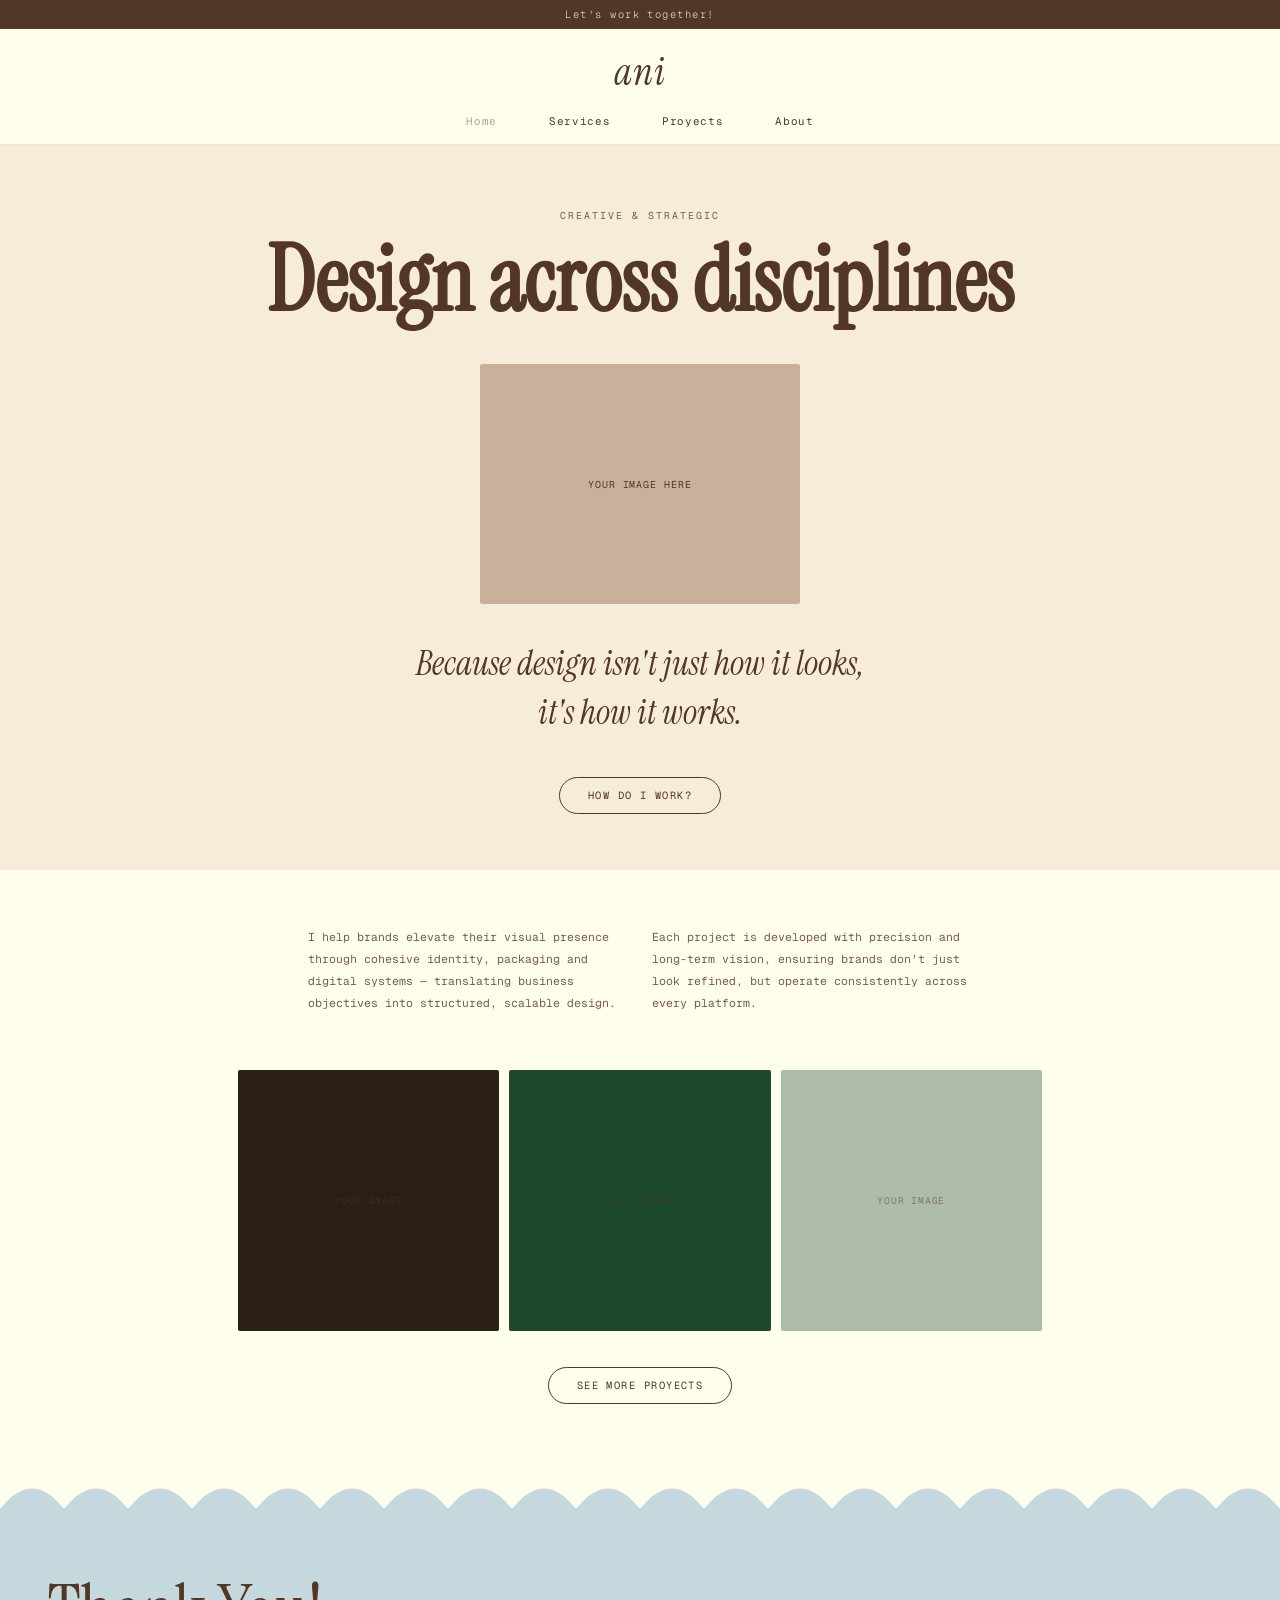
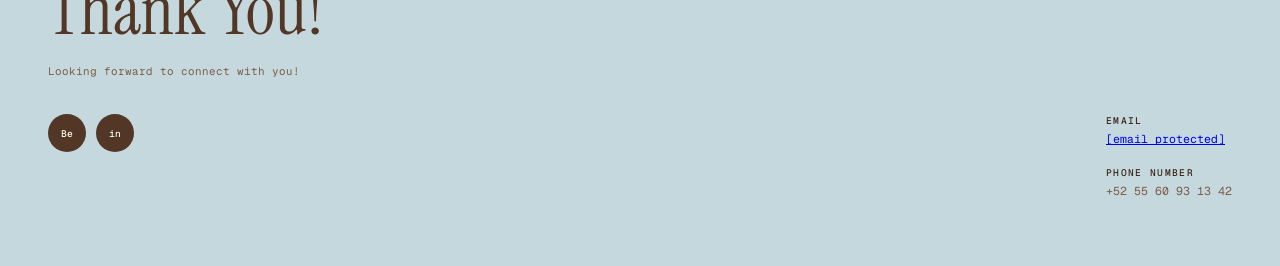
<file: index (1).html>
<!DOCTYPE html>
<html lang="en">
<head>
  <meta charset="UTF-8" />
  <meta name="viewport" content="width=device-width, initial-scale=1.0"/>
  <title>ani — Ana Laura Moreno</title>
  <link rel="preconnect" href="https://fonts.googleapis.com">
  <link rel="preconnect" href="https://fonts.gstatic.com" crossorigin>
  <link href="https://fonts.googleapis.com/css2?family=Instrument+Serif:ital@0;1&family=Geist+Mono:wght@300;400;500&display=swap" rel="stylesheet">
  <style>
    :root {
      --brown:  #523726;
      --rose:   #EFCEC7;
      --cream:  #FFFEEC;
      --blue:   #C5D8DD;
      --warm:   #F7EBD9;
      --text:   #3a2518;
      --muted:  #7a5c48;
    }

    * { margin: 0; padding: 0; box-sizing: border-box; }
    html { scroll-behavior: smooth; }

    body {
      font-family: 'Geist Mono', monospace;
      background: var(--cream);
      color: var(--text);
      overflow-x: hidden;
    }

    /* ─── TOPBAR ─── */
    .topbar {
      background: var(--brown);
      color: #e8d5c4;
      text-align: center;
      font-size: 0.65rem;
      letter-spacing: 0.14em;
      padding: 8px 16px;
      font-weight: 300;
    }

    /* ─── NAV ─── */
    nav {
      background: var(--cream);
      padding: 18px 48px 14px;
      display: flex;
      flex-direction: column;
      align-items: center;
      gap: 12px;
      border-bottom: 1px solid rgba(82,55,38,0.1);
      position: sticky;
      top: 0;
      z-index: 100;
    }

    .nav-logo {
      font-family: 'Instrument Serif', serif;
      font-size: 2.4rem;
      font-weight: 400;
      font-style: italic;
      color: var(--brown);
      text-decoration: none;
      letter-spacing: 0.02em;
      cursor: pointer;
    }

    .nav-links {
      display: flex;
      gap: 52px;
      list-style: none;
    }

    .nav-links a {
      color: var(--brown);
      text-decoration: none;
      font-size: 0.68rem;
      font-weight: 400;
      letter-spacing: 0.06em;
      transition: opacity 0.2s;
      cursor: pointer;
    }
    .nav-links a:hover { opacity: 0.45; }
    .nav-links a.active { opacity: 0.45; }

    /* ─── SECTIONS ─── */
    section { display: none; animation: fadeIn 0.3s ease; }
    section.active { display: block; }
    @keyframes fadeIn { from { opacity: 0; transform: translateY(6px); } to { opacity: 1; transform: none; } }

    /* ─── SHARED ─── */
    .btn-outline {
      display: inline-block;
      border: 1.5px solid var(--brown);
      color: var(--brown);
      padding: 11px 28px;
      font-size: 0.65rem;
      letter-spacing: 0.14em;
      text-transform: uppercase;
      text-decoration: none;
      border-radius: 40px;
      font-family: 'Geist Mono', monospace;
      cursor: pointer;
      background: transparent;
      transition: background 0.22s, color 0.22s;
    }
    .btn-outline:hover { background: var(--brown); color: var(--cream); }

    .btn-filled {
      display: inline-block;
      background: var(--brown);
      color: var(--cream);
      padding: 13px 36px;
      font-size: 0.65rem;
      letter-spacing: 0.14em;
      text-transform: uppercase;
      border-radius: 40px;
      text-decoration: none;
      font-family: 'Geist Mono', monospace;
      cursor: pointer;
      border: none;
      transition: opacity 0.2s;
    }
    .btn-filled:hover { opacity: 0.78; }

    /* ─── WAVE ─── */
    .wave-top { width: 100%; overflow: hidden; line-height: 0; display: block; margin-bottom: -1px; }
    .wave-top svg { display: block; width: 100%; height: 41px; }

    /* ─── FOOTER ─── */
    .footer { background: var(--blue); padding: 56px 48px 48px; }
    .footer-title {
      font-family: 'Instrument Serif', serif;
      font-size: clamp(2.6rem, 6vw, 4.4rem);
      color: var(--brown);
      margin-bottom: 8px;
    }
    .footer-sub { font-size: 0.68rem; color: var(--muted); margin-bottom: 36px; }
    .footer-row { display: flex; justify-content: space-between; align-items: flex-start; flex-wrap: wrap; gap: 24px; }
    .footer-social { display: flex; gap: 10px; align-items: center; }
    .social-icon {
      width: 38px; height: 38px;
      background: var(--brown); border-radius: 50%;
      display: flex; align-items: center; justify-content: center;
      color: var(--cream); font-size: 0.6rem; font-weight: 500;
      text-decoration: none; transition: opacity 0.2s;
    }
    .social-icon:hover { opacity: 0.72; }
    .footer-contact { font-size: 0.72rem; }
    .footer-contact .label { font-size: 0.6rem; letter-spacing: 0.14em; text-transform: uppercase; display: block; margin-bottom: 4px; font-weight: 500; }
    .footer-contact p { color: var(--muted); margin-bottom: 20px; }

    /* ════ HOME ════ */
    .home-hero { background: var(--warm); padding: 64px 48px 56px; text-align: center; }
    .hero-eyebrow { font-size: 0.62rem; letter-spacing: 0.2em; text-transform: uppercase; color: var(--muted); margin-bottom: 12px; }
    .hero-title { font-family: 'Instrument Serif', serif; font-size: clamp(2.8rem, 7vw, 5.6rem); color: var(--brown); line-height: 1.05; margin-bottom: 36px; }
    .hero-img-wrap { display: flex; justify-content: center; margin-bottom: 36px; }
    .hero-img-placeholder { width: 320px; height: 240px; background: #c8b09a; border-radius: 2px; display: flex; align-items: center; justify-content: center; font-size: 0.62rem; color: var(--brown); letter-spacing: 0.1em; }
    .hero-tagline { font-family: 'Instrument Serif', serif; font-size: clamp(1.4rem, 3vw, 2.1rem); font-style: italic; color: var(--brown); line-height: 1.45; max-width: 580px; margin: 0 auto 40px; }
    .home-cols { display: grid; grid-template-columns: 1fr 1fr; gap: 24px; max-width: 760px; margin: 0 auto; padding: 56px 48px 0; }
    .home-col { font-size: 0.72rem; line-height: 1.9; color: var(--muted); }
    .home-projects-section { padding: 56px 48px 0; max-width: 900px; margin: 0 auto; }
    .projects-grid-3 { display: grid; grid-template-columns: repeat(3, 1fr); gap: 10px; margin-bottom: 36px; }
    .proj-card { background: var(--rose); border-radius: 2px; overflow: hidden; cursor: pointer; position: relative; }
    .proj-card-placeholder { width: 100%; aspect-ratio: 1; display: flex; align-items: center; justify-content: center; font-size: 0.6rem; color: rgba(82,55,38,0.5); letter-spacing: 0.08em; }
    .ph-1 { background: #2a1f14; } .ph-2 { background: #1e4a2c; } .ph-3 { background: #b0bcaa; }
    .proj-card-label { position: absolute; bottom: 0; left: 0; right: 0; background: rgba(82,55,38,0.82); color: var(--cream); font-size: 0.6rem; letter-spacing: 0.1em; padding: 8px 12px; opacity: 0; transition: opacity 0.22s; }
    .proj-card:hover .proj-card-label { opacity: 1; }
    .see-more-wrap { text-align: center; padding: 0 0 64px; }

    /* ════ ABOUT ════ */
    .about-top { background: var(--warm); padding: 64px 48px 56px; text-align: center; }
    .about-quote { font-family: 'Instrument Serif', serif; font-size: clamp(1.3rem, 3vw, 2rem); font-style: italic; color: var(--brown); line-height: 1.55; max-width: 600px; margin: 0 auto 48px; }
    .about-photo { display: flex; flex-direction: column; align-items: center; gap: 12px; }
    .about-photo-placeholder { width: 320px; height: 400px; background: #b8a090; border-radius: 2px; display: flex; align-items: center; justify-content: center; font-size: 0.62rem; color: var(--brown); letter-spacing: 0.1em; }
    .about-caption { font-size: 0.65rem; color: var(--muted); font-style: italic; }
    .about-pink { background: var(--rose); padding: 72px 48px; text-align: center; }
    .about-pink-title { font-family: 'Instrument Serif', serif; font-size: clamp(2.4rem, 5.5vw, 5rem); color: var(--brown); line-height: 1.05; margin-bottom: 16px; }
    .about-pink-sub { font-size: 0.62rem; letter-spacing: 0.22em; text-transform: uppercase; color: var(--brown); margin-bottom: 44px; }
    .about-body { max-width: 560px; margin: 0 auto; font-size: 0.75rem; line-height: 1.9; color: var(--text); text-align: left; }
    .about-body p + p { margin-top: 20px; }
    .about-beyond { padding: 72px 48px 64px; text-align: center; }
    .about-beyond-title { font-family: 'Instrument Serif', serif; font-size: clamp(2rem, 4.5vw, 3.8rem); font-style: italic; color: var(--brown); margin-bottom: 48px; }

    /* ════ SERVICES ════ */
    .services-top { padding: 72px 48px 56px; text-align: center; }
    .services-title { font-family: 'Instrument Serif', serif; font-size: clamp(2.2rem, 5vw, 4.2rem); color: var(--brown); margin-bottom: 48px; line-height: 1.1; }
    .services-cards { display: grid; grid-template-columns: repeat(3, 1fr); gap: 14px; max-width: 820px; margin: 0 auto; }
    .service-card { background: var(--warm); border-radius: 4px; padding: 36px 24px; text-align: center; }
    .service-card h3 { font-family: 'Instrument Serif', serif; font-size: 1.35rem; color: var(--brown); margin-bottom: 24px; }
    .service-card ul { list-style: none; font-size: 0.68rem; line-height: 2.2; color: var(--muted); }
    .additional-section { padding: 72px 48px 64px; text-align: center; }
    .additional-title { font-family: 'Instrument Serif', serif; font-size: clamp(1.8rem, 4vw, 3.2rem); color: var(--brown); margin-bottom: 36px; }
    .skills-tags { display: flex; flex-wrap: wrap; gap: 10px; justify-content: center; max-width: 760px; margin: 0 auto; }
    .skill-tag { background: var(--rose); color: var(--brown); padding: 9px 20px; border-radius: 40px; font-size: 0.65rem; }

    /* ════ PROJECTS ════ */
    .projects-top { padding: 64px 48px 48px; text-align: center; }
    .projects-page-title { font-family: 'Instrument Serif', serif; font-size: clamp(2rem, 4vw, 3.4rem); color: var(--brown); margin-bottom: 48px; }
    .projects-grid-full { display: grid; grid-template-columns: repeat(3, 1fr); gap: 10px; max-width: 880px; margin: 0 auto; padding: 0 48px 64px; }
    .proj-thumb { aspect-ratio: 1; border-radius: 2px; overflow: hidden; cursor: pointer; position: relative; }
    .proj-thumb img { width: 100%; height: 100%; object-fit: cover; display: block; transition: transform 0.3s; }
    .proj-thumb:hover img { transform: scale(1.05); }
    .proj-thumb-label { position: absolute; bottom: 0; left: 0; right: 0; background: rgba(82,55,38,0.82); color: var(--cream); font-size: 0.6rem; letter-spacing: 0.1em; padding: 8px 12px; opacity: 0; transition: opacity 0.22s; }
    .proj-thumb:hover .proj-thumb-label { opacity: 1; }

    /* placeholder colors matching Figma grid */
    .c1  { background: #1a1410; } .c2  { background: #deb84a; } .c3  { background: #c8d5bf; }
    .c4  { background: #c8243a; } .c5  { background: #1e4a2c; } .c6  { background: #e8e4dc; }
    .c7  { background: #e8d4a0; } .c8  { background: #181818; } .c9  { background: #d4eed8; }
    .c10 { background: #f0e870; } .c11 { background: #1a1818; } .c12 { background: #e8c8e0; }
    .c13 { background: #e4eef4; } .c14 { background: #f0d060; } .c15 { background: #d04040; }
    .c16 { background: #c0d0d8; } .c17 { background: #7040b8; } .c18 { background: #c84040; }
    .c19 { background: #f0f0e8; } .c20 { background: #1a3878; } .c21 { background: #d8ccc0; }
    .c22 { background: #1a3030; }

    /* ─── RESPONSIVE ─── */
    @media (max-width: 640px) {
      nav { padding: 14px 20px; }
      .nav-links { gap: 20px; }
      .home-hero, .about-top, .about-pink, .about-beyond,
      .services-top, .additional-section, .projects-top { padding: 48px 20px; }
      .home-cols { padding: 40px 20px 0; grid-template-columns: 1fr; }
      .home-projects-section { padding: 40px 20px 0; }
      .projects-grid-3, .services-cards { grid-template-columns: 1fr 1fr; }
      .projects-grid-full { grid-template-columns: 1fr 1fr; padding: 0 20px 48px; }
      .footer { padding: 48px 20px 36px; }
    }
  </style>
</head>
<body>

  <!-- TOPBAR -->
  <div class="topbar">Let's work together!</div>

  <!-- NAV -->
  <nav>
    <span class="nav-logo" onclick="showSection('home')">ani</span>
    <ul class="nav-links">
      <li><a onclick="showSection('home')" id="nav-home" class="active">Home</a></li>
      <li><a onclick="showSection('services')" id="nav-services">Services</a></li>
      <li><a onclick="showSection('projects')" id="nav-projects">Proyects</a></li>
      <li><a onclick="showSection('about')" id="nav-about">About</a></li>
    </ul>
  </nav>

  <!-- ══════════ HOME ══════════ -->
  <section id="home" class="active">
    <div class="home-hero">
      <p class="hero-eyebrow">Creative &amp; Strategic</p>
      <h1 class="hero-title">Design across disciplines</h1>
      <div class="hero-img-wrap">
        <!--
          PARA AGREGAR TU IMAGEN:
          Reemplaza el div de abajo con:
          <img src="images/hero.jpg" alt="hero" style="width:320px;height:240px;object-fit:cover;border-radius:2px;">
        -->
        <div class="hero-img-placeholder">YOUR IMAGE HERE</div>
      </div>
      <p class="hero-tagline">Because design isn't just how it looks,<br>it's how it works.</p>
      <span class="btn-outline" onclick="showSection('about')">How do I work?</span>
    </div>

    <div class="home-cols">
      <p class="home-col">I help brands elevate their visual presence through cohesive identity, packaging and digital systems — translating business objectives into structured, scalable design.</p>
      <p class="home-col">Each project is developed with precision and long-term vision, ensuring brands don't just look refined, but operate consistently across every platform.</p>
    </div>

    <div class="home-projects-section">
      <div class="projects-grid-3">
        <div class="proj-card">
          <div class="proj-card-placeholder ph-1">YOUR IMAGE</div>
          <div class="proj-card-label">Scented Candles</div>
        </div>
        <div class="proj-card">
          <div class="proj-card-placeholder ph-2">YOUR IMAGE</div>
          <div class="proj-card-label">Maer by Armelia</div>
        </div>
        <div class="proj-card">
          <div class="proj-card-placeholder ph-3">YOUR IMAGE</div>
          <div class="proj-card-label">UI/UX Project</div>
        </div>
      </div>
      <div class="see-more-wrap">
        <span class="btn-outline" onclick="showSection('projects')">See more proyects</span>
      </div>
    </div>

    <div class="wave-top">
      <svg viewBox="0 0 1200 40" xmlns="http://www.w3.org/2000/svg" preserveAspectRatio="none">
        <path d="M0,40 Q30,0 60,40 Q90,0 120,40 Q150,0 180,40 Q210,0 240,40 Q270,0 300,40 Q330,0 360,40 Q390,0 420,40 Q450,0 480,40 Q510,0 540,40 Q570,0 600,40 Q630,0 660,40 Q690,0 720,40 Q750,0 780,40 Q810,0 840,40 Q870,0 900,40 Q930,0 960,40 Q990,0 1020,40 Q1050,0 1080,40 Q1110,0 1140,40 Q1170,0 1200,40 Z" fill="#C5D8DD"/>
      </svg>
    </div>
    <div class="footer">
      <p class="footer-title">Thank You!</p>
      <p class="footer-sub">Looking forward to connect with you!</p>
      <div class="footer-row">
        <div class="footer-social">
          <a class="social-icon" href="https://behance.net" target="_blank">Be</a>
          <a class="social-icon" href="https://linkedin.com" target="_blank">in</a>
        </div>
        <div class="footer-contact">
          <span class="label">Email</span>
          <p><a href="/cdn-cgi/l/email-protection" class="__cf_email__" data-cfemail="472629262b263235262b2026757607202a262e2b6924282a">[email&#160;protected]</a></p>
          <span class="label">Phone number</span>
          <p>+52 55 60 93 13 42</p>
        </div>
      </div>
    </div>
  </section>

  <!-- ══════════ ABOUT ══════════ -->
  <section id="about">
    <div class="about-top">
      <p class="about-quote"><em>I love creating spaces where ideas find direction, where structure meets exploration, and where design becomes its own language</em></p>
      <div class="about-photo">
        <!--
          PARA AGREGAR TU FOTO:
          <img src="images/about.jpg" alt="Ana Laura" style="width:320px;height:400px;object-fit:cover;border-radius:2px;">
        -->
        <div class="about-photo-placeholder">YOUR PHOTO HERE</div>
        <p class="about-caption">Nice to meet you, I'm Ana Laura</p>
      </div>
    </div>

    <div class="about-pink">
      <h2 class="about-pink-title">AUTHENTIC design</h2>
      <p class="about-pink-sub">A passion for creating beautiful things</p>
      <div class="about-body">
        <p>I'm a graphic designer with advanced expertise in brand identity, packaging execution and UI/UX systems. I develop cohesive visual ecosystems that translate business objectives into structured, scalable solutions — ensuring consistency across physical and digital environments.</p>
        <p>With experience in commercially driven settings, supplier coordination and cross-functional collaboration, I design with implementation in mind. My work balances aesthetic refinement with performance, delivering solutions that meet high professional standards while achieving real impact for clients and users.</p>
      </div>
    </div>

    <div class="about-beyond">
      <h2 class="about-beyond-title">Beyond Design</h2>
      <a class="btn-filled" href="/cdn-cgi/l/email-protection#7f1e111e131e0a0d1e13181e4d4e3f18121e1613511c1012">Contact me</a>
    </div>

    <div class="wave-top">
      <svg viewBox="0 0 1200 40" xmlns="http://www.w3.org/2000/svg" preserveAspectRatio="none">
        <path d="M0,40 Q30,0 60,40 Q90,0 120,40 Q150,0 180,40 Q210,0 240,40 Q270,0 300,40 Q330,0 360,40 Q390,0 420,40 Q450,0 480,40 Q510,0 540,40 Q570,0 600,40 Q630,0 660,40 Q690,0 720,40 Q750,0 780,40 Q810,0 840,40 Q870,0 900,40 Q930,0 960,40 Q990,0 1020,40 Q1050,0 1080,40 Q1110,0 1140,40 Q1170,0 1200,40 Z" fill="#C5D8DD"/>
      </svg>
    </div>
    <div class="footer">
      <p class="footer-title">Thank You!</p>
      <p class="footer-sub">Looking forward to connect with you!</p>
      <div class="footer-row">
        <div class="footer-social">
          <a class="social-icon" href="https://behance.net" target="_blank">Be</a>
          <a class="social-icon" href="https://linkedin.com" target="_blank">in</a>
        </div>
        <div class="footer-contact">
          <span class="label">Email</span>
          <p><a href="/cdn-cgi/l/email-protection" class="__cf_email__" data-cfemail="c6a7a8a7aaa7b3b4a7aaa1a7f4f786a1aba7afaae8a5a9ab">[email&#160;protected]</a></p>
          <span class="label">Phone number</span>
          <p>+52 55 60 93 13 42</p>
        </div>
      </div>
    </div>
  </section>

  <!-- ══════════ SERVICES ══════════ -->
  <section id="services">
    <div class="services-top">
      <h1 class="services-title">Design everything/<br>for everyone</h1>
      <div class="services-cards">
        <div class="service-card">
          <h3>Copywriting</h3>
          <ul>
            <li>Naming systems</li>
            <li>Branding slogan</li>
            <li>Copywriting</li>
            <li>Storytelling</li>
          </ul>
        </div>
        <div class="service-card">
          <h3>Graphic Design</h3>
          <ul>
            <li>Visual identity</li>
            <li>Logotype</li>
            <li>Brand applications</li>
            <li>Packaging</li>
            <li>Signage</li>
            <li>Printed material</li>
          </ul>
        </div>
        <div class="service-card">
          <h3>UI/UX design</h3>
          <ul>
            <li>User interface</li>
            <li>User experience</li>
            <li>Digital material</li>
            <li>App development</li>
            <li>Web Design</li>
          </ul>
        </div>
      </div>
    </div>

    <div class="additional-section">
      <h2 class="additional-title">Additional Skills</h2>
      <div class="skills-tags">
        <span class="skill-tag">Books &amp; magazine design</span>
        <span class="skill-tag">Typography design</span>
        <span class="skill-tag">Brochures</span>
        <span class="skill-tag">Illustration</span>
        <span class="skill-tag">Poster design</span>
        <span class="skill-tag">Infographics</span>
        <span class="skill-tag">Icon design</span>
        <span class="skill-tag">Pattern design</span>
        <span class="skill-tag">Decorative Illustration</span>
        <span class="skill-tag">Research and investigation</span>
      </div>
    </div>

    <div class="wave-top" style="margin-top:64px;">
      <svg viewBox="0 0 1200 40" xmlns="http://www.w3.org/2000/svg" preserveAspectRatio="none">
        <path d="M0,40 Q30,0 60,40 Q90,0 120,40 Q150,0 180,40 Q210,0 240,40 Q270,0 300,40 Q330,0 360,40 Q390,0 420,40 Q450,0 480,40 Q510,0 540,40 Q570,0 600,40 Q630,0 660,40 Q690,0 720,40 Q750,0 780,40 Q810,0 840,40 Q870,0 900,40 Q930,0 960,40 Q990,0 1020,40 Q1050,0 1080,40 Q1110,0 1140,40 Q1170,0 1200,40 Z" fill="#C5D8DD"/>
      </svg>
    </div>
    <div class="footer">
      <p class="footer-title">Thank You!</p>
      <p class="footer-sub">Looking forward to connect with you!</p>
      <div class="footer-row">
        <div class="footer-social">
          <a class="social-icon" href="https://behance.net" target="_blank">Be</a>
          <a class="social-icon" href="https://linkedin.com" target="_blank">in</a>
        </div>
        <div class="footer-contact">
          <span class="label">Email</span>
          <p><a href="/cdn-cgi/l/email-protection" class="__cf_email__" data-cfemail="34555a5558554146555853550605745359555d581a575b59">[email&#160;protected]</a></p>
          <span class="label">Phone number</span>
          <p>+52 55 60 93 13 42</p>
        </div>
      </div>
    </div>
  </section>

  <!-- ══════════ PROJECTS ══════════ -->
  <section id="projects">
    <div class="projects-top">
      <h1 class="projects-page-title">All the good stuff</h1>
    </div>

    <div class="projects-grid-full">
      <!--
        PARA AGREGAR TUS IMÁGENES reemplaza cada div.proj-thumb con algo así:
        <div class="proj-thumb">
          <img src="images/raina.jpg" alt="Raina Kathelson">
          <div class="proj-thumb-label">Raina Kathelson</div>
        </div>
      -->
      <div class="proj-thumb c1"><div class="proj-thumb-label">Raina Kathelson</div></div>
      <div class="proj-thumb c2"><div class="proj-thumb-label">Astr Golden Brew</div></div>
      <div class="proj-thumb c3"><div class="proj-thumb-label">Project</div></div>
      <div class="proj-thumb c4"><div class="proj-thumb-label">Snacks Brand</div></div>
      <div class="proj-thumb c5"><div class="proj-thumb-label">Maer by Armelia</div></div>
      <div class="proj-thumb c6"><div class="proj-thumb-label">Spirits Packaging</div></div>
      <div class="proj-thumb c7"><div class="proj-thumb-label">Shelter Studios</div></div>
      <div class="proj-thumb c8"><div class="proj-thumb-label">Tom Rubik Photo</div></div>
      <div class="proj-thumb c9"><div class="proj-thumb-label">Effecty</div></div>
      <div class="proj-thumb c10"><div class="proj-thumb-label">Pet Brand</div></div>
      <div class="proj-thumb c11"><div class="proj-thumb-label">Packaging</div></div>
      <div class="proj-thumb c12"><div class="proj-thumb-label">Food Brand</div></div>
      <div class="proj-thumb c13"><div class="proj-thumb-label">Coffee Cup</div></div>
      <div class="proj-thumb c14"><div class="proj-thumb-label">Black Book</div></div>
      <div class="proj-thumb c15"><div class="proj-thumb-label">Vitamins Brand</div></div>
      <div class="proj-thumb c16"><div class="proj-thumb-label">UI Design</div></div>
      <div class="proj-thumb c17"><div class="proj-thumb-label">Todafest</div></div>
      <div class="proj-thumb c18"><div class="proj-thumb-label">Velavita</div></div>
      <div class="proj-thumb c19"><div class="proj-thumb-label">Coffee Brand</div></div>
      <div class="proj-thumb c20"><div class="proj-thumb-label">Alpez</div></div>
      <div class="proj-thumb c21"><div class="proj-thumb-label">Mobile App</div></div>
      <div class="proj-thumb c22"><div class="proj-thumb-label">Too Brand</div></div>
      <div class="proj-thumb c19"><div class="proj-thumb-label">Botanical Pattern</div></div>
      <div class="proj-thumb c20"><div class="proj-thumb-label">Oasis Decoraciones</div></div>
    </div>

    <div class="wave-top">
      <svg viewBox="0 0 1200 40" xmlns="http://www.w3.org/2000/svg" preserveAspectRatio="none">
        <path d="M0,40 Q30,0 60,40 Q90,0 120,40 Q150,0 180,40 Q210,0 240,40 Q270,0 300,40 Q330,0 360,40 Q390,0 420,40 Q450,0 480,40 Q510,0 540,40 Q570,0 600,40 Q630,0 660,40 Q690,0 720,40 Q750,0 780,40 Q810,0 840,40 Q870,0 900,40 Q930,0 960,40 Q990,0 1020,40 Q1050,0 1080,40 Q1110,0 1140,40 Q1170,0 1200,40 Z" fill="#C5D8DD"/>
      </svg>
    </div>
    <div class="footer">
      <p class="footer-title">Thank You!</p>
      <p class="footer-sub">Looking forward to connect with you!</p>
      <div class="footer-row">
        <div class="footer-social">
          <a class="social-icon" href="https://behance.net" target="_blank">Be</a>
          <a class="social-icon" href="https://linkedin.com" target="_blank">in</a>
        </div>
        <div class="footer-contact">
          <span class="label">Email</span>
          <p><a href="/cdn-cgi/l/email-protection" class="__cf_email__" data-cfemail="9efff0fff2ffebecfff2f9ffacafdef9f3fff7f2b0fdf1f3">[email&#160;protected]</a></p>
          <span class="label">Phone number</span>
          <p>+
</file>
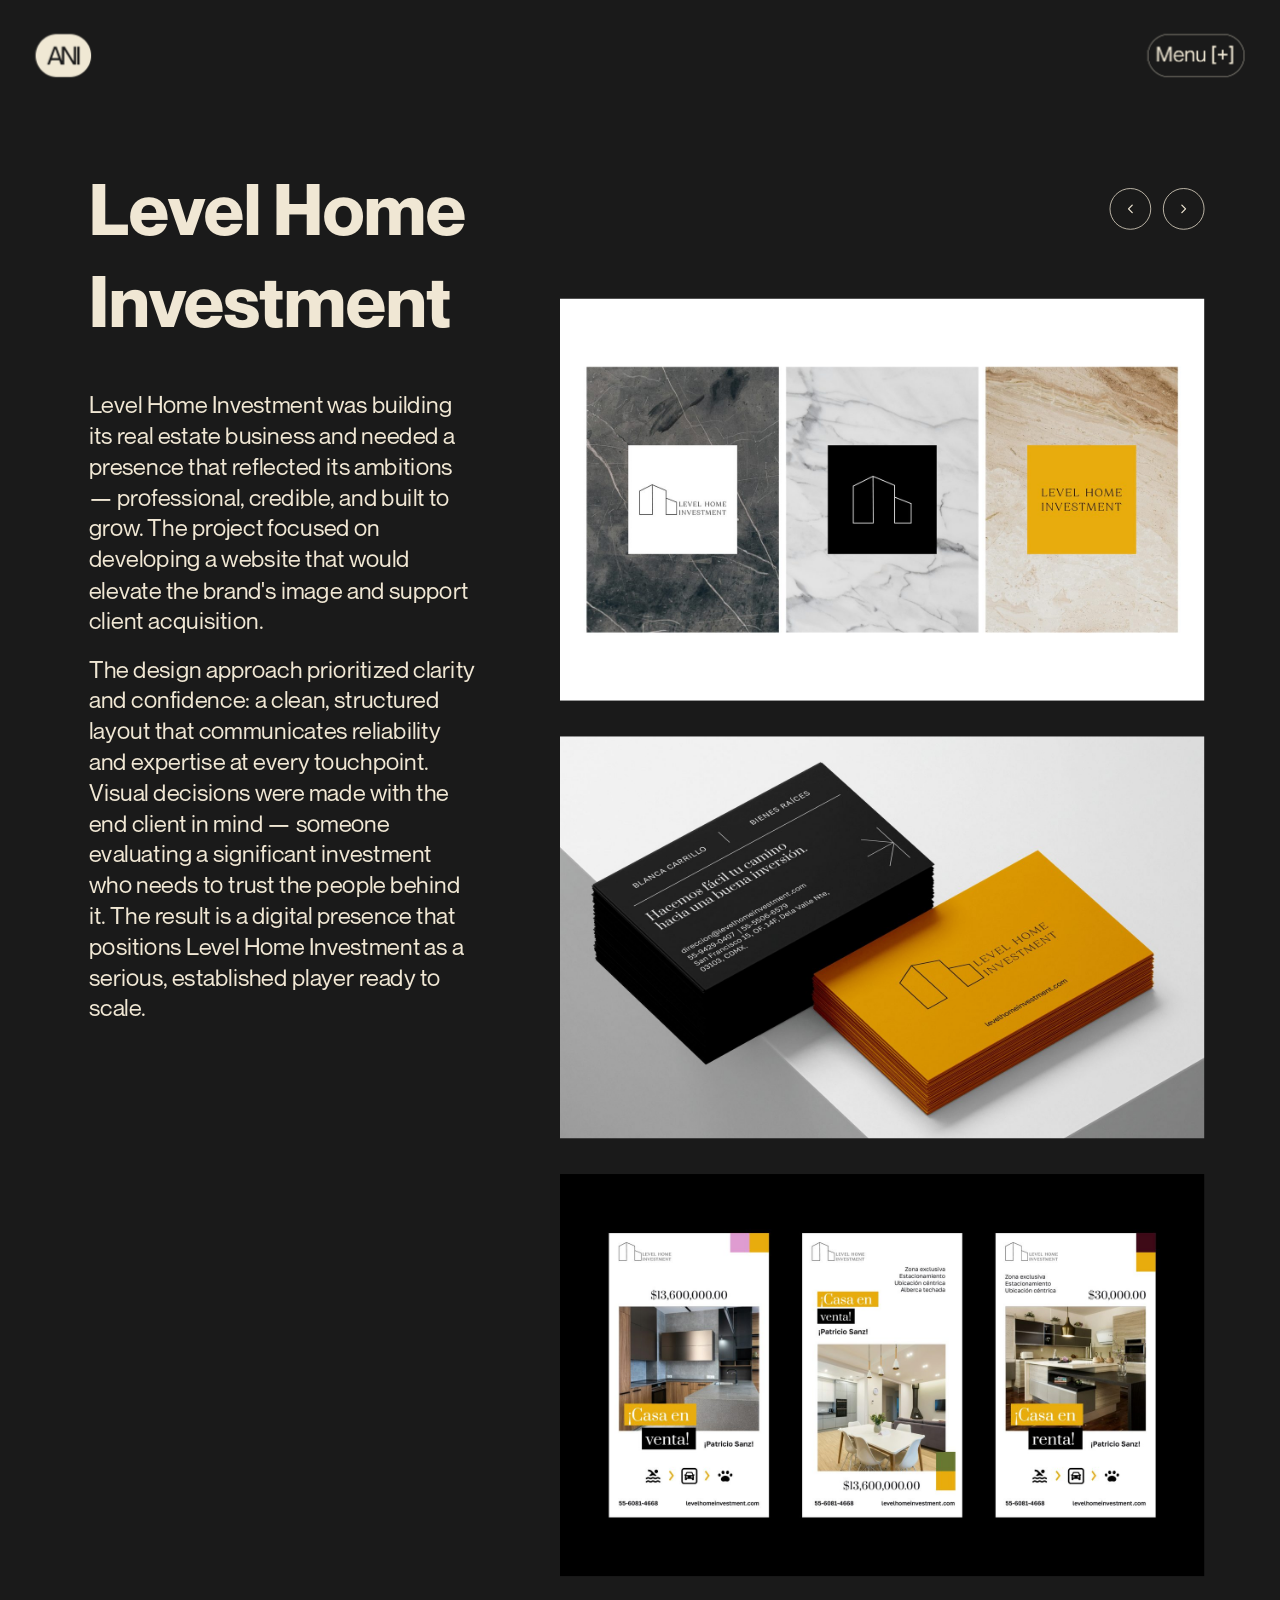
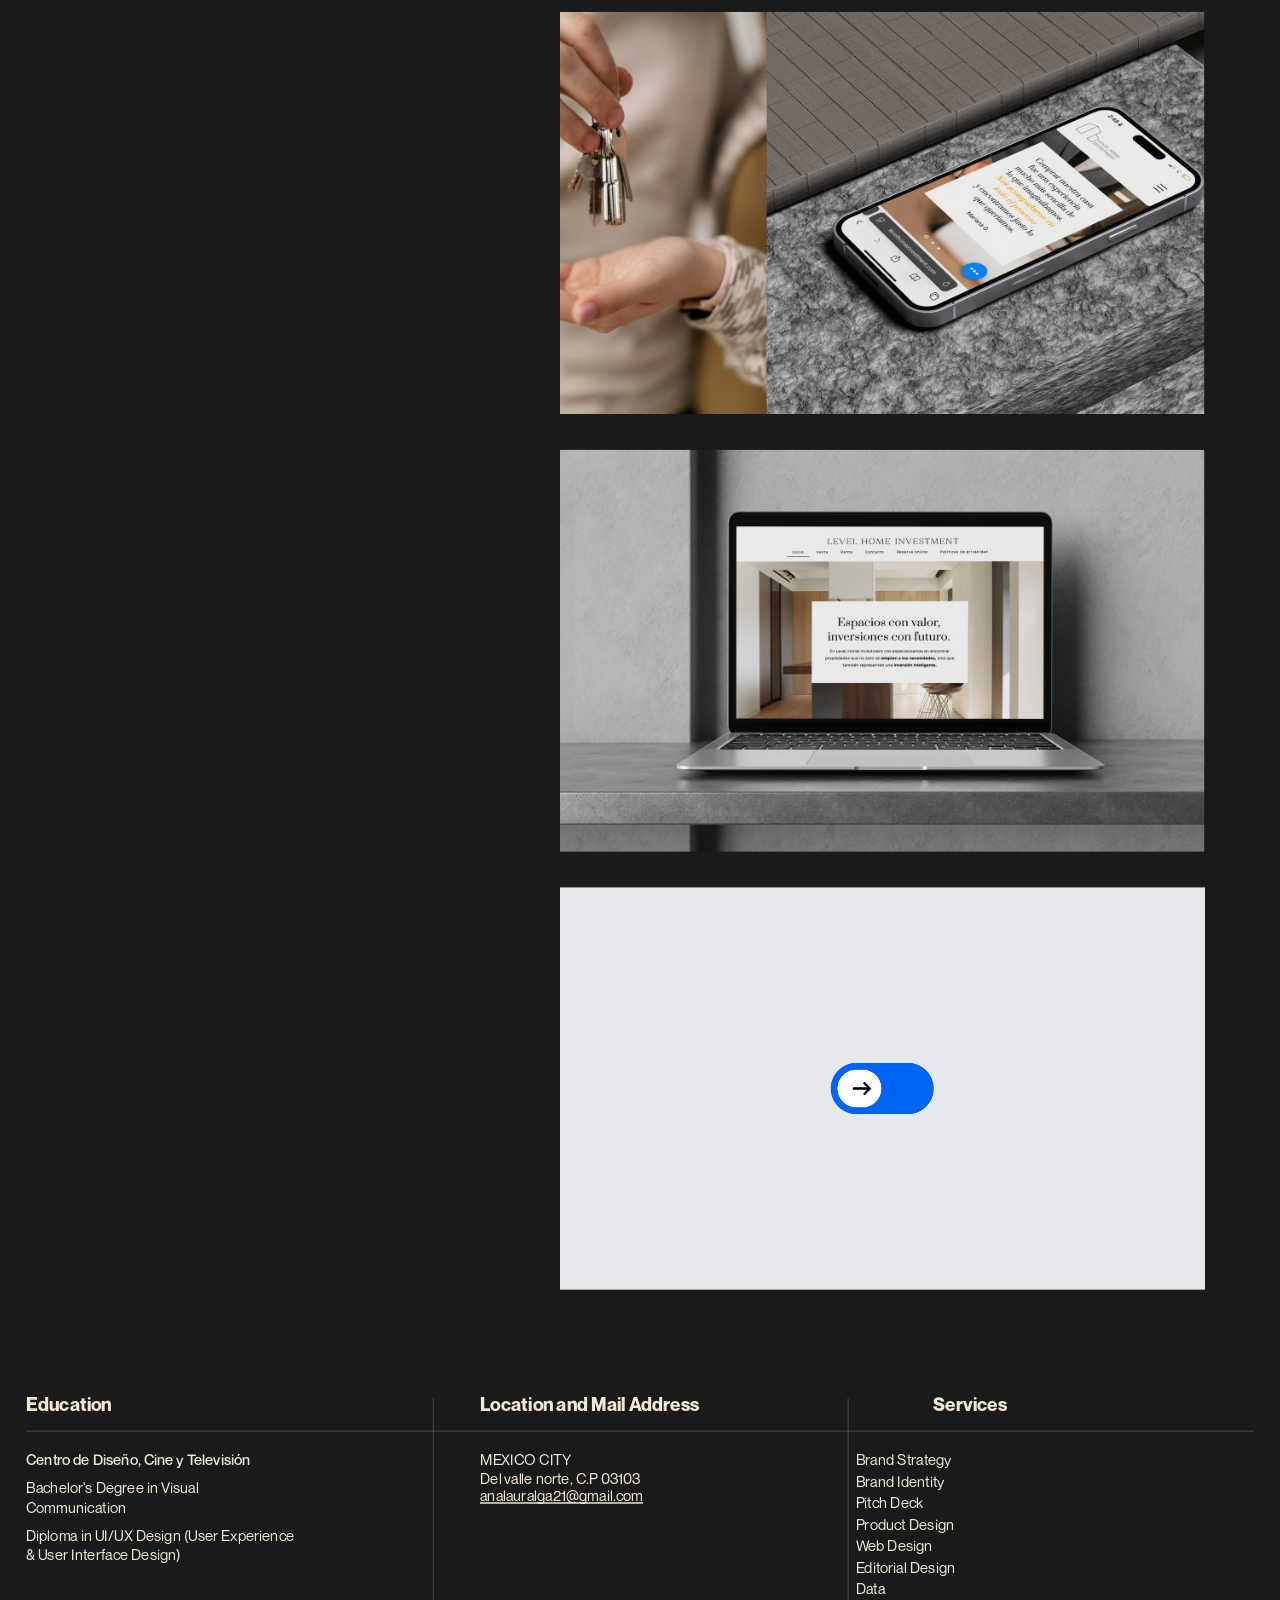
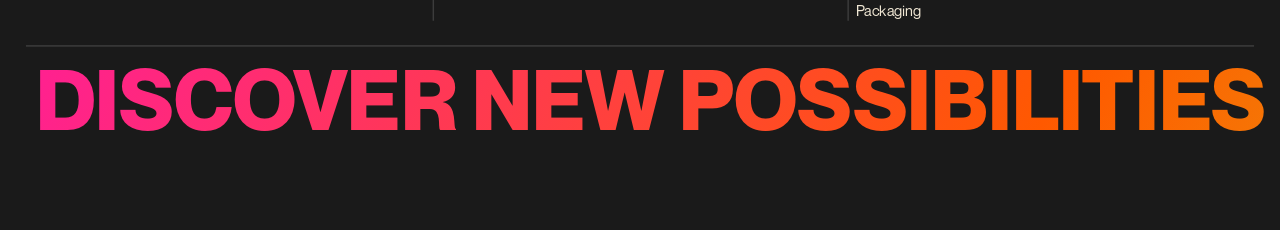
<file: project.html>
<!DOCTYPE html>
<html lang="es">
<head>
<meta charset="UTF-8" />
<meta name="viewport" content="width=device-width, initial-scale=1.0" />
<title>ani — Project</title>
<link rel="preconnect" href="https://fonts.googleapis.com">
<link rel="preconnect" href="https://fonts.gstatic.com" crossorigin>
<link href="https://fonts.googleapis.com/css2?family=Inter:wght@300;400;600;800&display=swap" rel="stylesheet">
<link rel="stylesheet" href="styles.css?v=2" />
<script>
  // Strip any URL fragment before the browser can act on it. Native
  // fragment-scroll on this site can land in the wrong place: every
  // page's content lives inside a `transform: scale()`'d .stage inside
  // a `.stage-frame` (overflow: hidden, for the height-compensation fix
  // — see styles.css) — and per spec, fragment navigation also scrolls
  // *any* scrollable ancestor, including overflow:hidden ones, not just
  // the window. That shifts .stage-frame's own internal scroll instead
  // of (or in addition to) the page, breaking the layout. Stashing the
  // hash and clearing the URL here — before body content even parses —
  // prevents that native jump; script.js reads window.__pendingHash and
  // scrolls the real window to the right place by hand instead.
  if (location.hash) {
    window.__pendingHash = location.hash;
    history.replaceState(null, '', location.pathname + location.search);
  }
</script>
</head>
<body class="page-dark">

  <!-- ============ Individual Project ============
       Literal port of the Figma "Individual Proyect" frame (nodeId
       143:83): a big serif title + intro copy on the left, and 4
       stacked project photos on the right (Figma's own "Business Card
       1-4" images) — now permanently dark (black-on-cream), same
       treatment as Gallery/About/Services/Contact. One shared template
       for all 29 real projects: script.js's PROJECT_COPY drives the
       title + .project-intro paragraphs off the ?p= index in the URL
       (same order as the Gallery grid) and reflows the layout — title/
       intro/footer/stage height — to fit however long that project's
       real copy turns out to be. The title and paragraphs below are
       just the no-JS/first-paint fallback (project 0, Level Home
       Investment) — script.js always rebuilds .project-intro on load.
       The photo stack (#projectMedia) is likewise rebuilt on load from
       PROJECT_MEDIA, whose per-project photo count (2-6) drives the
       column height; the markup below is just Level Home Investment's
       real 5 photos + closing site-walkthrough video as the no-JS
       fallback. A path ending in .mp4 in PROJECT_MEDIA renders as a
       silent autoplay/loop <video> instead of an <img> — used here and
       for Astro Cold Brew.
       Footer sits on flat var(--bg) now (the mint gradient band it
       used to share with Gallery's footer was removed per your note). -->
  <div class="header-fixed is-on-dark">
    <div class="stage" id="headerStage" data-reflow>
      <header class="site-header">
        <a href="index.html" class="logo"><img src="images/header/ani-badge.png" alt="ani" class="logo-img"></a>
        <a href="#" class="menu-link" id="menuToggle" aria-haspopup="true" aria-expanded="false" aria-controls="menuOverlay"><img src="images/header/menu-badge.png" alt="Menu" class="menu-link-img"></a>
      </header>
    </div>
  </div>

  <div class="stage-frame">
  <div class="stage" id="projectStage" data-reflow>

    <h1 class="project-title" data-reveal>Level Home Investment</h1>
    <div class="project-intro" id="projectIntro">
      <p data-reveal>Level Home Investment was building its real estate business and needed a presence that reflected its ambitions — professional, credible, and built to grow. The project focused on developing a website that would elevate the brand's image and support client acquisition.</p>
      <p data-reveal>The design approach prioritized clarity and confidence: a clean, structured layout that communicates reliability and expertise at every touchpoint. Visual decisions were made with the end client in mind — someone evaluating a significant investment who needs to trust the people behind it. The result is a digital presence that positions Level Home Investment as a serious, established player ready to scale.</p>
    </div>

    <!-- Project photos — placeholders (Unsplash), same convention as
         the Gallery grid, until real project photography is ready. -->

    <!-- Prev/next project arrows — not in the Figma frame itself, added
         per your note. They cycle through the same ordered project list
         as the Gallery grid (see PROJECTS in script.js): clicking one
         reloads this page with a different ?p= index, which also
         updates the title above to that project's real name. Every
         project still shares this one template's placeholder photos/
         body copy for now — once each project gets its own real page,
         these can point there directly instead. -->
    <div class="project-nav">
      <a href="#" class="project-nav-btn project-nav-prev" id="projectPrev" aria-label="Proyecto anterior">
        <svg viewBox="0 0 24 24" fill="none" aria-hidden="true"><path d="M15 6l-6 6 6 6" stroke="currentColor" stroke-width="2" stroke-linecap="round" stroke-linejoin="round"/></svg>
      </a>
      <a href="#" class="project-nav-btn project-nav-next" id="projectNext" aria-label="Siguiente proyecto">
        <svg viewBox="0 0 24 24" fill="none" aria-hidden="true"><path d="M9 6l6 6-6 6" stroke="currentColor" stroke-width="2" stroke-linecap="round" stroke-linejoin="round"/></svg>
      </a>
    </div>

    <div id="projectMedia">
      <div class="project-media-item" style="top:403px;height:543px;">
        <img src="images/projects/level-home-investment/img-01.jpg" alt="Project photo 1" loading="lazy">
      </div>
      <div class="project-media-item" style="top:994px;height:543px;">
        <img src="images/projects/level-home-investment/img-02.jpg" alt="Project photo 2" loading="lazy">
      </div>
      <div class="project-media-item" style="top:1585px;height:543px;">
        <img src="images/projects/level-home-investment/img-03.jpg" alt="Project photo 3" loading="lazy">
      </div>
      <div class="project-media-item" style="top:2176px;height:543px;">
        <img src="images/projects/level-home-investment/img-04.jpg" alt="Project photo 4" loading="lazy">
      </div>
      <div class="project-media-item" style="top:2767px;height:543px;">
        <img src="images/projects/level-home-investment/img-05.jpg" alt="Project photo 5" loading="lazy">
      </div>
      <div class="project-media-item" style="top:3358px;height:543px;">
        <video poster="images/projects/level-home-investment/video-poster.jpg" autoplay loop muted playsinline aria-label="Project video 6">
          <source src="images/projects/level-home-investment/video.webm" type="video/webm">
          <source src="images/projects/level-home-investment/video.mp4" type="video/mp4">
        </video>
      </div>
    </div>

    <!-- Footer — same shared markup as every other page, on flat white
         now (the mint gradient band it used to share with Gallery's
         footer was removed per your note). -->
    <div class="project-footer-bg" aria-hidden="true"></div>
    <footer class="site-footer">
      <p class="footer-col-title footer-col-title-education" data-reveal>Education</p>
      <p class="footer-col-title footer-col-title-location" data-reveal>Location and Mail Address</p>
      <p class="footer-col-title footer-col-title-services" data-reveal>Services</p>

      <span class="footer-divider-h" aria-hidden="true"></span>
      <span class="footer-divider-v footer-divider-v1" aria-hidden="true"></span>
      <span class="footer-divider-v footer-divider-v2" aria-hidden="true"></span>

      <div class="footer-education" data-reveal>
        <p class="footer-education-school">Centro de Diseño, Cine y Televisión</p>
        <p>Bachelor's Degree in Visual Communication</p>
        <p>Diploma in UI/UX Design (User Experience &amp; User Interface Design)</p>
      </div>

      <div class="footer-address" data-reveal>
        <p>MEXICO CITY</p>
        <p>Del valle norte, C.P 03103</p>
      </div>
      <a href="https://mail.google.com/mail/?view=cm&fs=1&to=analauralga21@gmail.com" class="footer-email" data-reveal target="_blank" rel="noopener">analauralga21@gmail.com</a>

      <div class="footer-services" id="services" data-reveal>
        <div class="footer-services-list">
          <span>Brand Strategy</span>
          <span>Brand Identity</span>
          <span>Pitch Deck</span>
          <span>Product Design</span>
          <span>Web Design</span>
          <span>Editorial Design</span>
          <span>Data</span>
          <span>Packaging</span>
        </div>
      </div>

      <span class="footer-divider-h2" aria-hidden="true"></span>

      <div class="footer-marquee" aria-hidden="true">
        <div class="footer-marquee-track">
          <div class="footer-marquee-group">
            <span class="footer-marquee-item">DISCOVER NEW POSSIBILITIES</span>
            <span class="footer-marquee-item">DISCOVER NEW POSSIBILITIES</span>
            <span class="footer-marquee-item">DISCOVER NEW POSSIBILITIES</span>
          </div>
          <div class="footer-marquee-group">
            <span class="footer-marquee-item">DISCOVER NEW POSSIBILITIES</span>
            <span class="footer-marquee-item">DISCOVER NEW POSSIBILITIES</span>
            <span class="footer-marquee-item">DISCOVER NEW POSSIBILITIES</span>
          </div>
        </div>
      </div>
    </footer>

  </div>
  </div>

  <!-- ============ Menu — half-screen slide-in overlay ============
       Same reusable component as on every other page — see index.html
       for the full explanation. -->
  <div class="menu-overlay" id="menuOverlay" aria-hidden="true">
    <div class="menu-backdrop-fill" id="menuBackdrop"></div>
    <div class="menu-reveal" id="menuReveal">
      <div class="menu-panel-fill"></div>
      <div class="stage menu-stage" data-reflow>
        <button type="button" class="menu-close" id="menuClose" aria-label="Cerrar menú">
          <svg viewBox="0 0 31 29" width="31" height="29" fill="none" aria-hidden="true">
            <line x1="2" y1="2" x2="29" y2="27" stroke="#f0e7d4" stroke-width="3.4" stroke-linecap="round"/>
            <line x1="29" y1="2" x2="2" y2="27" stroke="#f0e7d4" stroke-width="3.4" stroke-linecap="round"/>
          </svg>
        </button>

        <nav class="menu-nav" aria-label="Menú principal">
          <a href="gallery.html" class="menu-nav-item menu-nav-work">Work</a>
          <a href="about.html" class="menu-nav-item menu-nav-about">About</a>
          <a href="proyects.html#servicesTop" class="menu-nav-item menu-nav-services">Services</a>
          <a href="contact.html" class="menu-nav-item menu-nav-contact">Contact</a>
        </nav>
      </div>
    </div>
  </div>

  <script src="script.js?v=2"></script>
</body>
</html>
</file>
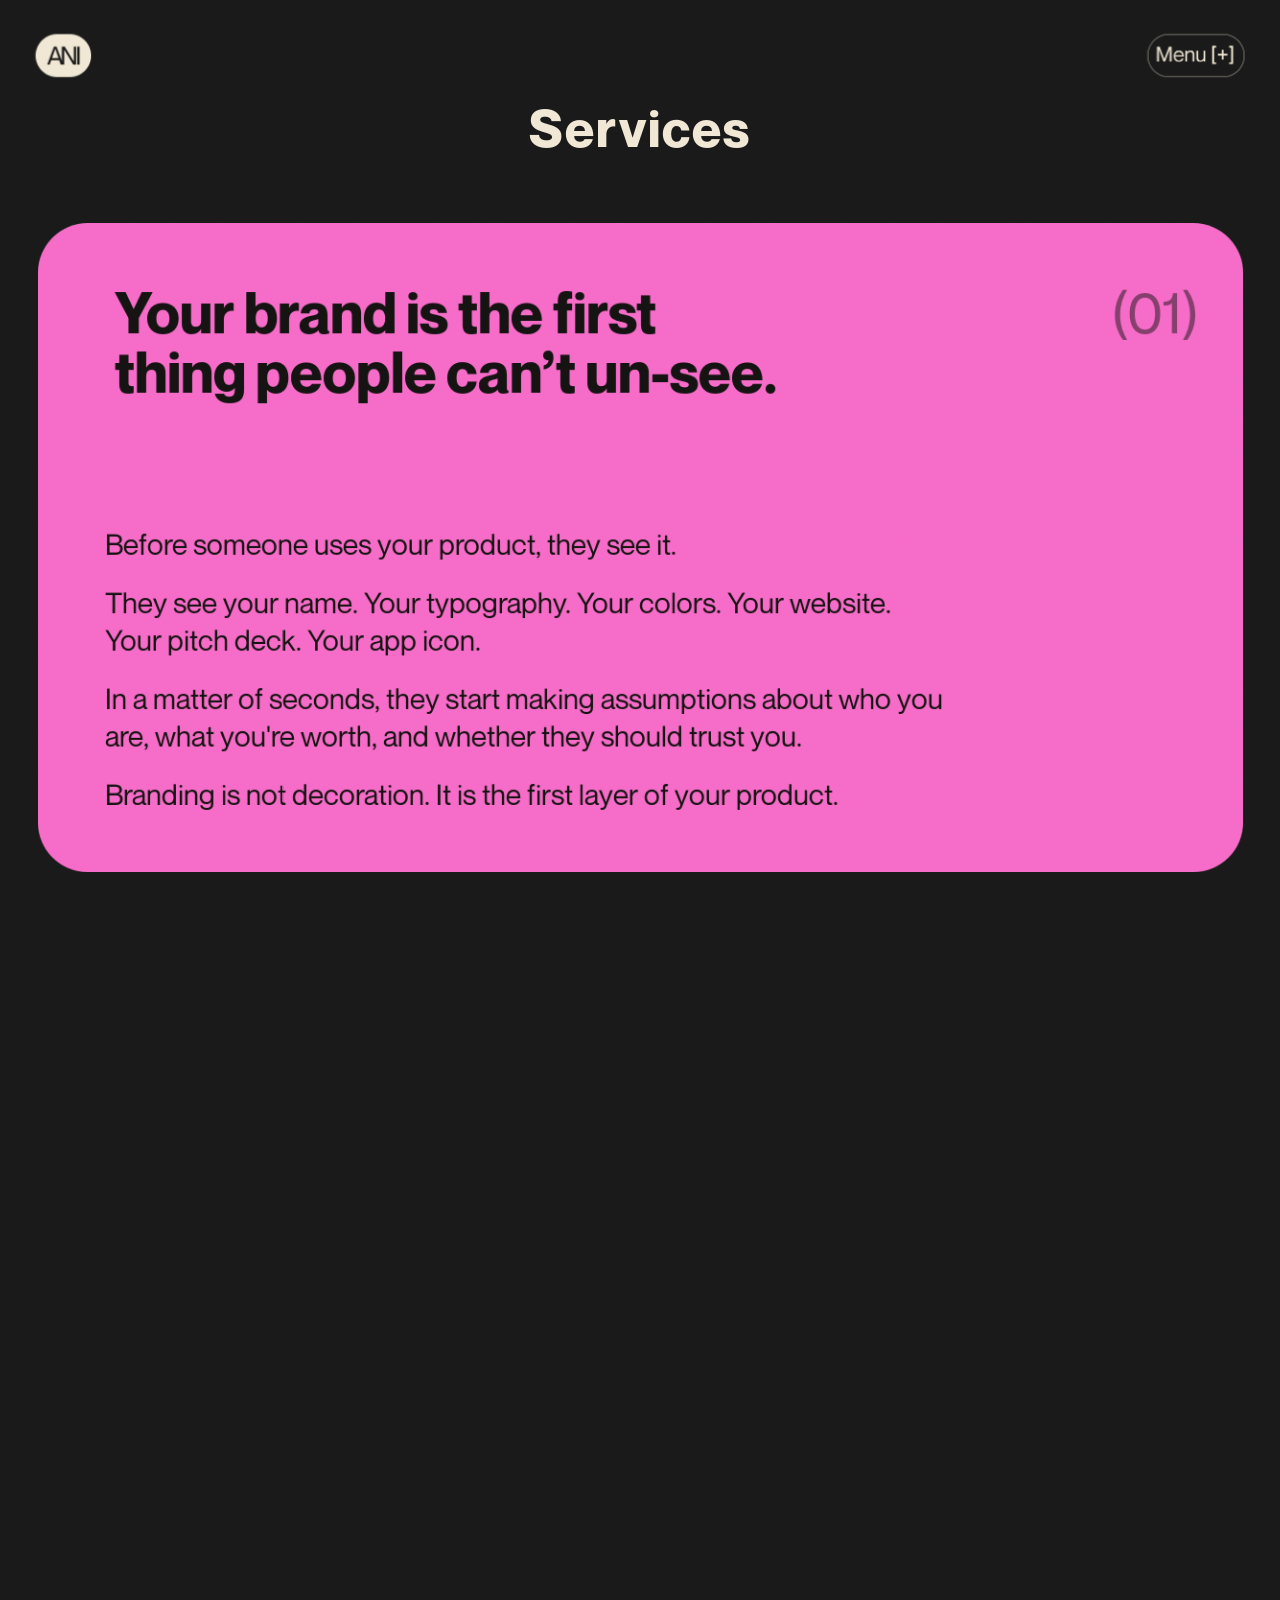
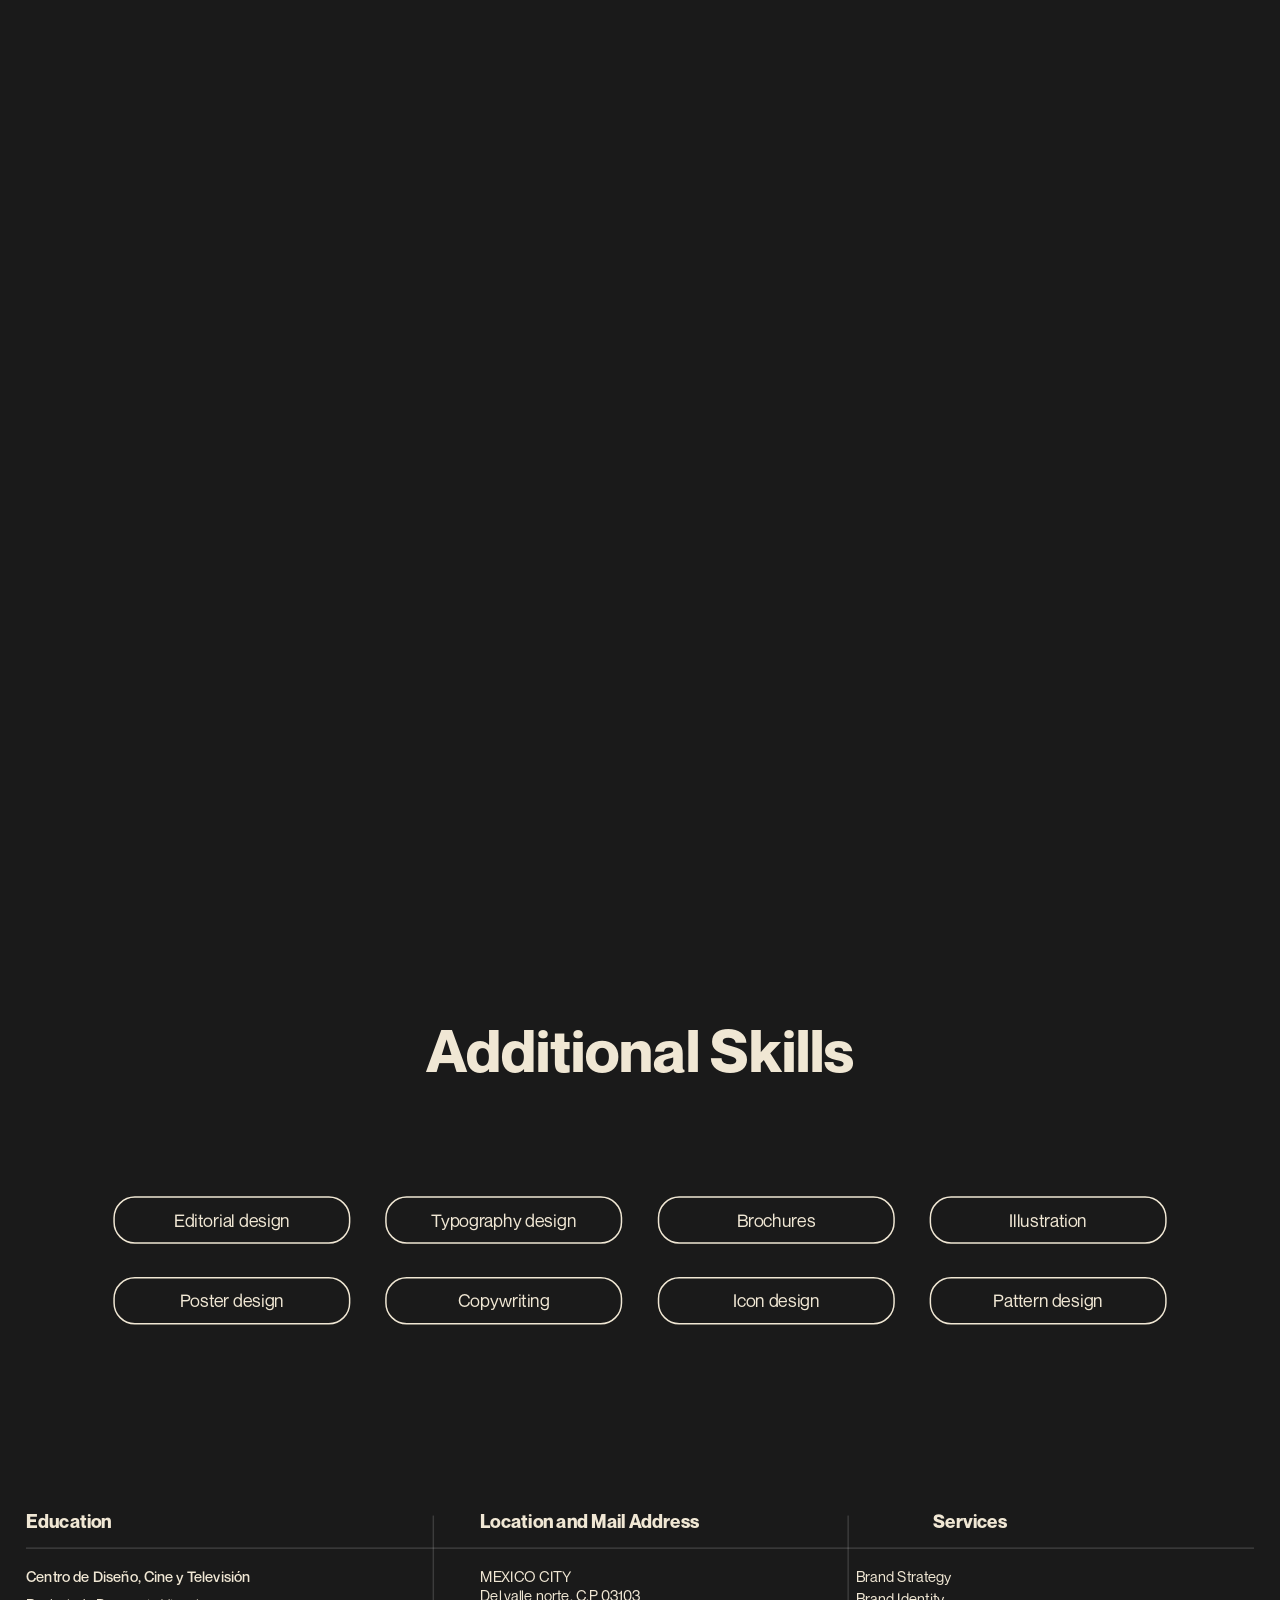
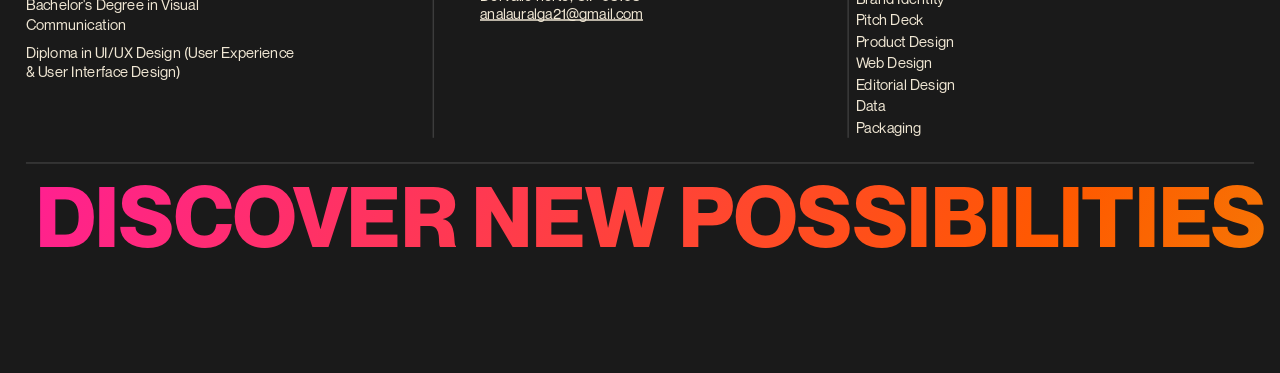
<file: proyects.html>
<!DOCTYPE html>
<html lang="es">
<head>
<meta charset="UTF-8" />
<meta name="viewport" content="width=device-width, initial-scale=1.0" />
<title>ani — Proyects</title>
<link rel="preconnect" href="https://fonts.googleapis.com">
<link rel="preconnect" href="https://fonts.gstatic.com" crossorigin>
<link href="https://fonts.googleapis.com/css2?family=Inter:wght@300;400;600;800&display=swap" rel="stylesheet">
<link rel="stylesheet" href="styles.css?v=2" />
<script>
  // Strip any URL fragment before the browser can act on it. Native
  // fragment-scroll on this site can land in the wrong place: every
  // page's content lives inside a `transform: scale()`'d .stage inside
  // a `.stage-frame` (overflow: hidden, for the height-compensation fix
  // — see styles.css) — and per spec, fragment navigation also scrolls
  // *any* scrollable ancestor, including overflow:hidden ones, not just
  // the window. That shifts .stage-frame's own internal scroll instead
  // of (or in addition to) the page, breaking the layout. Stashing the
  // hash and clearing the URL here — before body content even parses —
  // prevents that native jump; script.js reads window.__pendingHash and
  // scrolls the real window to the right place by hand instead.
  if (location.hash) {
    window.__pendingHash = location.hash;
    history.replaceState(null, '', location.pathname + location.search);
  }
</script>
</head>
<body class="page-dark">

  <!-- ============ Proyects ============
       Literal port of the Figma "Proyects" frame (nodeId 129:346):
       "[ SERVICES ]" + its 4 cards, now a scroll-driven stack (see
       styles.css/script.js — used to be a drag-to-dismiss deck), then
       "Additional Skills". Split into #proyectsStageTop / #servicesScroll
       (real viewport, for position:sticky) / #proyectsStageBottom — same
       pattern as Home's stageTop/work-scroll/stageBottom split. -->
  <div class="header-fixed is-on-dark">
    <div class="stage" id="headerStage" data-reflow>
      <header class="site-header">
        <a href="index.html" class="logo"><img src="images/header/ani-badge.png" alt="ani" class="logo-img"></a>
        <a href="#" class="menu-link" id="menuToggle" aria-haspopup="true" aria-expanded="false" aria-controls="menuOverlay"><img src="images/header/menu-badge.png" alt="Menu" class="menu-link-img"></a>
      </header>
    </div>
  </div>

  <!-- Services card stack — scroll-pinned, real viewport (see the long
       comment on .services-scroll in styles.css). The "[ SERVICES ]"
       heading now lives INSIDE the pinned .services-sticky block, right
       above the deck, instead of in its own separate scaled stage above
       it — so heading and cards are always a single visual unit (no gap
       to fight, no risk of the heading scrolling out of view while the
       cards are still stacking). Each card is a flat solid color from
       your reference palette (bubble gum / poppy / chartreuse / sky —
       pink swapped from the intense hot-pink swatch to the pastel one
       per your note), no shadow, black text throughout — a subtle
       grain texture is all that's layered on top now. -->
  <section class="services-scroll" id="servicesScroll">
    <div class="services-sticky">
      <h2 class="services-heading" id="servicesTop" data-reveal>Services</h2>
      <div class="services-deck" id="servicesDeck">
        <div class="services-card" data-card="0" style="--card-base: #f66bc8;">
          <div class="blob-field services-card-blobs">
            <span class="blob blob-a"></span>
            <span class="blob blob-b"></span>
            <span class="blob blob-c"></span>
          </div>
          <div class="services-card-grain"></div>
          <p class="services-card-title">Your brand is the first<br>thing people can&rsquo;t un-see.</p>
          <p class="services-card-number">(01)</p>
          <div class="services-card-body">
            <p>Before someone uses your product, they see it.</p>
            <p>They see your name. Your typography. Your colors. Your website.<br>Your pitch deck. Your app icon.</p>
            <p>In a matter of seconds, they start making assumptions about who you are, what you're worth, and whether they should trust you.</p>
            <p>Branding is not decoration. It is the first layer of your product.</p>
          </div>
        </div>
        <div class="services-card" data-card="1" style="--card-base: #a26ed6;">
          <div class="blob-field services-card-blobs">
            <span class="blob blob-a"></span>
            <span class="blob blob-b"></span>
            <span class="blob blob-c"></span>
          </div>
          <div class="services-card-grain"></div>
          <p class="services-card-title">Your digital product is an experience<br>before it&rsquo;s a product.</p>
          <p class="services-card-number">(02)</p>
          <div class="services-card-body">
            <p>Before people decide to use your app, website, or platform, they have to understand it. They navigate, make decisions, look for information, and interact with your interface, often without realizing how much design is guiding them.</p>
            <p>Every interaction should have a purpose, it should feel intentional, and every screen should help people move forward with less friction.</p>
          </div>
        </div>
        <div class="services-card" data-card="2" style="--card-base: #00ff40;">
          <div class="blob-field services-card-blobs">
            <span class="blob blob-a"></span>
            <span class="blob blob-b"></span>
            <span class="blob blob-c"></span>
          </div>
          <div class="services-card-grain"></div>
          <p class="services-card-title">Your data is only as useful as<br>the way people understand it.</p>
          <p class="services-card-number">(03)</p>
          <div class="services-card-body">
            <p>Before information can influence a decision, it has to make sense. Numbers, research, ideas, and complex content can easily get lost when there's no clear structure behind them.</p>
            <p>I organize complex content into clear visual narratives, presentations, and data-driven systems that help people see what matters.</p>
          </div>
        </div>
        <div class="services-card" data-card="3" style="--card-base: #ff6e3e;">
          <div class="blob-field services-card-blobs">
            <span class="blob blob-a"></span>
            <span class="blob blob-b"></span>
            <span class="blob blob-c"></span>
          </div>
          <div class="services-card-grain"></div>
          <p class="services-card-title">Your product deserves to look as<br>good in real life as it does on screen.</p>
          <p class="services-card-number">(04)</p>
          <div class="services-card-body">
            <p>Packaging is where design leaves the screen and enters the real world. I think about how a product looks on the shelf, feels in someone's hands, and comes together in its final form.</p>
            <p>I design packaging that brings brand, material, form, and production together — from the first concept to the finished product.</p>
          </div>
        </div>
      </div>
    </div>
  </section>

  <div class="stage-frame">
  <div class="stage" id="proyectsStageBottom" data-reflow>

    <!-- Additional Skills — literal port of Figma's unparented heading
         (143:120) + 8-pill grid (143:109 / 143:121), see styles.css. -->
    <h2 class="additional-skills-heading" data-reveal>Additional Skills</h2>
    <div class="skills-grid">
      <span class="skills-pill skills-col-1 skills-row-1" data-reveal>Editorial design</span>
      <span class="skills-pill skills-col-2 skills-row-1" data-reveal>Typography design</span>
      <span class="skills-pill skills-col-3 skills-row-1" data-reveal>Brochures</span>
      <span class="skills-pill skills-col-4 skills-row-1" data-reveal>Illustration</span>
      <span class="skills-pill skills-col-1 skills-row-2" data-reveal>Poster design</span>
      <span class="skills-pill skills-col-2 skills-row-2" data-reveal>Copywriting</span>
      <span class="skills-pill skills-col-3 skills-row-2" data-reveal>Icon design</span>
      <span class="skills-pill skills-col-4 skills-row-2" data-reveal>Pattern design</span>
    </div>

    <!-- Footer -->
    <footer class="site-footer">
      <p class="footer-col-title footer-col-title-education" data-reveal>Education</p>
      <p class="footer-col-title footer-col-title-location" data-reveal>Location and Mail Address</p>
      <p class="footer-col-title footer-col-title-services" data-reveal>Services</p>

      <span class="footer-divider-h" aria-hidden="true"></span>
      <span class="footer-divider-v footer-divider-v1" aria-hidden="true"></span>
      <span class="footer-divider-v footer-divider-v2" aria-hidden="true"></span>

      <div class="footer-education" data-reveal>
        <p class="footer-education-school">Centro de Diseño, Cine y Televisión</p>
        <p>Bachelor's Degree in Visual Communication</p>
        <p>Diploma in UI/UX Design (User Experience &amp; User Interface Design)</p>
      </div>

      <div class="footer-address" data-reveal>
        <p>MEXICO CITY</p>
        <p>Del valle norte, C.P 03103</p>
      </div>
      <a href="https://mail.google.com/mail/?view=cm&fs=1&to=analauralga21@gmail.com" class="footer-email" data-reveal target="_blank" rel="noopener">analauralga21@gmail.com</a>

      <div class="footer-services" id="services" data-reveal>
        <div class="footer-services-list">
          <span>Brand Strategy</span>
          <span>Brand Identity</span>
          <span>Pitch Deck</span>
          <span>Product Design</span>
          <span>Web Design</span>
          <span>Editorial Design</span>
          <span>Data</span>
          <span>Packaging</span>
        </div>
      </div>

      <span class="footer-divider-h2" aria-hidden="true"></span>

      <div class="footer-marquee" aria-hidden="true">
        <div class="footer-marquee-track">
          <div class="footer-marquee-group">
            <span class="footer-marquee-item">DISCOVER NEW POSSIBILITIES</span>
            <span class="footer-marquee-item">DISCOVER NEW POSSIBILITIES</span>
            <span class="footer-marquee-item">DISCOVER NEW POSSIBILITIES</span>
          </div>
          <div class="footer-marquee-group">
            <span class="footer-marquee-item">DISCOVER NEW POSSIBILITIES</span>
            <span class="footer-marquee-item">DISCOVER NEW POSSIBILITIES</span>
            <span class="footer-marquee-item">DISCOVER NEW POSSIBILITIES</span>
          </div>
        </div>
      </div>
    </footer>

  </div>
  </div>

  <!-- ============ Menu — half-screen slide-in overlay ============
       Same reusable component as on every other page — see index.html
       for the full explanation. -->
  <div class="menu-overlay" id="menuOverlay" aria-hidden="true">
    <div class="menu-backdrop-fill" id="menuBackdrop"></div>
    <div class="menu-reveal" id="menuReveal">
      <div class="menu-panel-fill"></div>
      <div class="stage menu-stage" data-reflow>
        <button type="button" class="menu-close" id="menuClose" aria-label="Cerrar menú">
          <svg viewBox="0 0 31 29" width="31" height="29" fill="none" aria-hidden="true">
            <line x1="2" y1="2" x2="29" y2="27" stroke="#f0e7d4" stroke-width="3.4" stroke-linecap="round"/>
            <line x1="29" y1="2" x2="2" y2="27" stroke="#f0e7d4" stroke-width="3.4" stroke-linecap="round"/>
          </svg>
        </button>

        <nav class="menu-nav" aria-label="Menú principal">
          <a href="gallery.html" class="menu-nav-item menu-nav-work">Work</a>
          <a href="about.html" class="menu-nav-item menu-nav-about">About</a>
          <a href="proyects.html#servicesTop" class="menu-nav-item menu-nav-services">Services</a>
          <a href="contact.html" class="menu-nav-item menu-nav-contact">Contact</a>
        </nav>
      </div>
    </div>
  </div>

  <script src="script.js?v=2"></script>
</body>
</html>
</file>
<file: styles.css>
/* =========================================================
   ani — portfolio (Home)
   Ported from Figma. Design reference width: 1728px.
   The whole page is built at that fixed width inside #stage,
   then scaled down responsively via JS (see script.js) so
   the layout stays pixel-accurate to the Figma file at any
   screen size — the same idea as Figma's own "scale to fit"
   preview.
   ========================================================= */

/* Neue Montreal — the site's single, only typeface, covering the full
   weight/style range across all four --font-* stacks below. Eight
   weight-RANGE faces (four upright, four italic) so any font-weight /
   font-style combination used anywhere on the site picks the correct
   static file automatically:
     Light   100–325   (upright + italic)
     Regular 326–450   (upright + italic)
     Medium  451–650   (upright + italic)
     Bold    651–900   (upright + italic) */
@font-face {
  font-family: 'Neue Montreal';
  src: url('fonts/neuemontreal-light.otf') format('opentype');
  font-weight: 100 325;
  font-style: normal;
  font-display: swap;
}

@font-face {
  font-family: 'Neue Montreal';
  src: url('fonts/neuemontreal-lightitalic.otf') format('opentype');
  font-weight: 100 325;
  font-style: italic;
  font-display: swap;
}

@font-face {
  font-family: 'Neue Montreal';
  src: url('fonts/neuemontreal-regular.otf') format('opentype');
  font-weight: 326 450;
  font-style: normal;
  font-display: swap;
}

@font-face {
  font-family: 'Neue Montreal';
  src: url('fonts/neuemontreal-italic.otf') format('opentype');
  font-weight: 326 450;
  font-style: italic;
  font-display: swap;
}

@font-face {
  font-family: 'Neue Montreal';
  src: url('fonts/neuemontreal-medium.otf') format('opentype');
  font-weight: 451 650;
  font-style: normal;
  font-display: swap;
}

@font-face {
  font-family: 'Neue Montreal';
  src: url('fonts/neuemontreal-mediumitalic.otf') format('opentype');
  font-weight: 451 650;
  font-style: italic;
  font-display: swap;
}

@font-face {
  font-family: 'Neue Montreal';
  src: url('fonts/neuemontreal-bold.otf') format('opentype');
  font-weight: 651 900;
  font-style: normal;
  font-display: swap;
}

@font-face {
  font-family: 'Neue Montreal';
  src: url('fonts/neuemontreal-bolditalic.otf') format('opentype');
  font-weight: 651 900;
  font-style: italic;
  font-display: swap;
}

:root {
  --bg: #ffffff;
  --fg: #161412;
  --fg-muted: rgba(22, 20, 18, 0.55);

  /* Neue Montreal is the site's only typeface — every stack below
     points at it, with Inter as a loading-fallback only. */
  --font-display: 'Neue Montreal', 'Inter', sans-serif;      /* MENU */
  --font-serif: 'Neue Montreal', 'Inter', sans-serif;         /* big headings, BOOK A CALL (italic) */
  --font-body: 'Neue Montreal', 'Inter', sans-serif;          /* paragraphs, footer */
  --font-hero: 'Neue Montreal', 'Inter', sans-serif;          /* Home hero composition */
}

* { box-sizing: border-box; }

html, body {
  margin: 0;
  padding: 0;
  background: var(--bg);
  /* NOTE: no overflow-x:hidden here on purpose — it would make body a
     scroll container and break position:sticky in .work-sticky below.
     Each .stage already clips its own horizontal overflow individually. */
}

body {
  /* Content shorter than the viewport (e.g. contact.html, which has no
     footer and is intentionally compact) would otherwise leave a gap
     below it where body's own background — not any page section's —
     shows through. Harmless when that background is white-on-white,
     but a real visible seam now that several pages are permanently
     black: min-height keeps this element's own background painted
     across the full viewport regardless of how tall its content is. */
  min-height: 100vh;
}

/* Body-level dark-theme flip for pages that are permanently black outside
   the Home hero (about/contact/gallery/proyects — see the matching
   --bg/--fg overrides on each page's own #stage further down, which
   this duplicates at the body level purely so body's own background,
   above, resolves to black too instead of leaking the site's default
   white in that min-height gap). */
body.page-dark {
  --bg: #1a1a1a;
  --fg: #f0e7d4;
  --fg-muted: rgba(240, 231, 212, 0.55);
}

a { color: inherit; text-decoration: none; }

/* margin: 0 auto centers this fixed 1728px box horizontally once the
   viewport is wider than that (fit()'s scale caps at 1, so nothing
   shrinks to fill the extra width) — without it the stage just sat at
   the left edge on any screen wider than 1728px, leaving a lopsided
   block of empty space on the right (most visible once the footer's
   full-width divider lines and marquee band made the imbalance
   obvious). Layout width is always 1728 regardless of transform scale
   (transforms don't affect layout), so on narrower screens — where the
   scaled visual width already exactly fills the viewport by
   construction — the auto margins simply resolve to 0 and nothing
   changes there. */
.stage {
  position: relative;
  width: 1728px;
  margin: 0 auto;
  background: var(--bg);
  color: var(--fg);
  transform-origin: top left;
  font-family: var(--font-body);
  overflow-x: hidden;
}

/* `transform: scale()` shrinks a .stage visually but NOT its layout
   footprint (transform never affects layout, only paint) — so at any
   scale below 1 (i.e. any viewport narrower than 1728px, which is most
   screens), the page would keep reserving the .stage's full un-scaled
   height, leaving a block of empty space below the visibly-shrunk
   content equal to the difference. Each content .stage is wrapped in
   one of these: script.js sets its height to the stage's real height
   times the current scale, and overflow:hidden here means that
   explicit (correct, scaled) height — not the stage's oversized native
   layout box — is what the page actually reserves. Scoped to this
   wrapper alone (not body/html) so it can't interfere with
   position:sticky in .work-sticky on the Home page. */
.stage-frame {
  position: relative;
  overflow: hidden;
}

/* Home's hero-only sticky/stacking scroll effect. Real position:sticky
   shell for #stageTop (used in place of .stage-frame there specifically
   — see the comment on #stageTop above and in index.html) so the hero
   pins to the top of the viewport instead of just scrolling up and off.
   Its own flow-height is exactly one viewport (100vh, no added spacer),
   so as that much gets scrolled, .work-dark-zone right after it in the
   DOM — given position:relative + a higher z-index (2 vs this
   wrapper's 1) below — rises up through normal document flow and
   progressively covers this wrapper. overflow:hidden keeps #stageTop's
   own content clipped to that same one-viewport window while pinned,
   matching .hero-bg (already sized to exactly one viewport by
   script.js's fit()) so nothing here peeks out past the fold.

   CSS position:sticky alone does NOT release this once fully covered —
   its containing block is effectively the whole rest of the page (no
   shorter wrapper bounds it), so left as position:sticky forever it
   would stay pinned for the entire remaining scroll and bleed through
   later sections wherever they don't out-rank z-index:1. script.js's
   updateDarkSection() (in the circular-gallery IIFE) watches for the
   exact same moment .work-dark-zone's top reaches the viewport top —
   already used there to flip the header to white — and adds
   .is-covered at that instant, switching this wrapper to
   position:relative so it releases and scrolls away normally right
   when it's fully hidden behind the now-opaque .work-dark-zone; it's
   removed again on scrolling back up, re-engaging the sticky pin. */
.hero-sticky-wrap {
  position: sticky;
  top: 0;
  height: 100vh;
  overflow: hidden;
  z-index: 1;
}

.hero-sticky-wrap.is-covered {
  position: relative;
}

/* Home is split into two scaled canvases (#stageTop / #stageBottom) with
   the real-viewport pinned gallery (.work-scroll) in between — see the
   comment in index.html for why. Heights match the Figma frame exactly:
   stageTop ends right where the circle group begins (y=2184 in Figma);
   stageBottom re-bases everything from "A few of my clients-" (y=3688)
   downward, keeping the original ~253px gap after the circle. */
#stageTop { height: 1220px; }

/* Home's lower canvas stays permanently black too (see .work-dark-zone
   above) — same ID-scoped --bg/--fg flip technique as #galleryStage
   elsewhere in this file: the shared footer/clients/CTA elements are
   already built off these two variables, so redeclaring them here is
   enough to flip this whole stage to white-on-black with no per-element
   overrides needed. --fg-muted also gets a matching light variant since
   the site-wide default is tuned for dark text on a light background. */
#stageBottom {
  --bg: #1a1a1a;
  --fg: #f0e7d4;
  --fg-muted: rgba(240, 231, 212, 0.55);
  background: var(--bg);
  color: var(--fg);
  height: 2128px; /* -140px, matching .site-footer's top (1589->1449) on
    Home so the bottom-of-page padding below the footer stays the same. */
}

/* ---------- organic blob background system ----------
   Shared technique behind the Hero background, the Services/About card
   backgrounds, and the menu hover effect: several fully circular
   (border-radius: 9999px), heavily blurred, solid-color <span>s
   ("blobs") absolutely positioned inside a .blob-field, each looping
   through one of 6 shared keyframe variants forever. No mix-blend-mode
   on the blobs themselves — the organic, "alive" feel comes purely from
   heavy blur + overlapping motion, same as the Figma Make hero
   reference you shared. Every keyframe animates `transform: translate()
   scale()` only, and translate() percentages are relative to each
   blob's OWN box — so the exact same 6 keyframes drive tiny card-scale
   blobs and big hero-scale blobs alike; only width/height/position/
   duration change per instance. Colors throughout draw from your
   established 6-swatch palette (bubble gum / chartreuse / hot pink /
   olive / poppy / sky) for site-wide cohesion.

   The 6 keyframes below (zj-a..zj-f) are a LITERAL, value-for-value
   copy of the ones in your Figma Make reference's own src/index.css
   (fetched directly from the file, not re-derived) — same names, same
   waypoints, same translate/scale numbers, nothing smoothed out or
   toned down. Your earlier version of this had its own approximated
   motion curves with a much smaller range (±20%, scale 0.9–1.15), which
   is why the drift read as barely-there next to the reference's actual
   ±30–60% translate / up to 1.4 scale swings — this fixes that. */
.blob-field {
  position: absolute;
  inset: 0;
  overflow: hidden;
  pointer-events: none;
}

.blob {
  position: absolute;
  border-radius: 9999px;
  will-change: transform;
}

@keyframes zj-a {
  0%   { transform: translate(0, 0) scale(1.1); }
  25%  { transform: translate(60%, 40%) scale(1.4); }
  50%  { transform: translate(30%, -30%) scale(1.15); }
  75%  { transform: translate(-40%, 20%) scale(1.35); }
  100% { transform: translate(0, 0) scale(1.1); }
}
@keyframes zj-b {
  0%   { transform: translate(0, 0) scale(1.2); }
  25%  { transform: translate(-50%, 30%) scale(1.05); }
  50%  { transform: translate(40%, 50%) scale(1.4); }
  75%  { transform: translate(50%, -20%) scale(1.2); }
  100% { transform: translate(0, 0) scale(1.2); }
}
@keyframes zj-c {
  0%   { transform: translate(0, 0) scale(1.3); }
  33%  { transform: translate(50%, -40%) scale(1.1); }
  66%  { transform: translate(-45%, 30%) scale(1.4); }
  100% { transform: translate(0, 0) scale(1.3); }
}
@keyframes zj-d {
  0%   { transform: translate(0, 0) scale(1.15); }
  33%  { transform: translate(-30%, -40%) scale(1.4); }
  66%  { transform: translate(40%, 35%) scale(1.2); }
  100% { transform: translate(0, 0) scale(1.15); }
}
@keyframes zj-e {
  0%   { transform: translate(0, 0) scale(1.25); }
  50%  { transform: translate(55%, -35%) scale(1.4); }
  100% { transform: translate(0, 0) scale(1.25); }
}
@keyframes zj-f {
  0%   { transform: translate(0, 0) scale(1.1); }
  50%  { transform: translate(-55%, 45%) scale(1.35); }
  100% { transform: translate(0, 0) scale(1.1); }
}

/* Motion-sensitive visitors get the field frozen on its resting frame
   instead of animated — still colorful, just still. */
@media (prefers-reduced-motion: reduce) {
  .blob { animation: none !important; }
}

/* ---------- hero ---------- */
/* Re-introduced as a live, organic background per your note — same
   family of technique as the old removed gradient, but built from the
   shared .blob-field system above instead of a bespoke one-off: 6 soft,
   heavily blurred color blobs drifting slowly behind the heading, plus
   a faint grain layer for texture. No JS/pointer interaction this time
   (kept deliberately calmer/subtler than before) — pure CSS. Sits at
   the same 0-1115px box the hero heading occupies, as the very first
   child of #stageTop so it paints behind the heading/intro/button
   (which stay at their own explicit z-index / DOM order, untouched). */
.hero-bg {
  position: absolute;
  left: 0;
  top: 0;
  width: 100%;
  /* Height is set in JS (see the fit() IIFE at the top of script.js),
     per your note that the background should end exactly at the fold
     — the bottom of the viewport before any scroll — not run the full
     length of the hero content below it. This 1220px is only the
     fallback for the instant before that script runs. */
  height: 1220px;
  overflow: hidden;
  pointer-events: none;
  background: #ff1e96;
}

/* Motion, sizing, positions, and keyframes are still a literal port of
   the Figma Make reference's BLOBS array (App.tsx) — same x/y/size/
   keyframe/duration per blob, same blur-[90px], same fully opaque
   blobs (opacity: 1). Colors rebalanced per your latest note (more
   purple, less yellow overall): lavender now the dominant accent (4
   instances, up from 1), the bright yellow swatch dropped entirely, and
   chartreuse — kept as a nod to the "verde claro" you asked to keep
   last round — pared back to a single instance instead of 3, so it
   reads as an occasional accent rather than a dominant yellow-green.
   Sky blue stays untouched. Sizes convert the reference's vw units to
   px off this hero's own 1728px-wide box (e.g. 70vw → 0.70 × 1728 ≈
   1210px). */
.hero-blob-field .blob {
  filter: blur(90px);
  opacity: 1;
}

.hero-blob-1  { left: -15%; top: -15%; width: 1210px; height: 1210px; background: #f66bc8; animation: zj-a 9s  ease-in-out infinite; } /* pink */
.hero-blob-2  { left: 50%;  top: -20%; width: 1296px; height: 1296px; background: #a26ed6; animation: zj-b 11s ease-in-out infinite; } /* lavender */
.hero-blob-3  { left: 15%;  top: 15%;  width: 1123px; height: 1123px; background: #00ff40; animation: zj-c 8s  ease-in-out infinite; } /* green */
.hero-blob-4  { left: 55%;  top: 35%;  width: 1175px; height: 1175px; background: #a26ed6; animation: zj-d 12s ease-in-out infinite; } /* lavender */
.hero-blob-5  { left: -10%; top: 50%;  width: 1210px; height: 1210px; background: #ff6e3e; animation: zj-e 10s ease-in-out infinite; } /* orange */
.hero-blob-6  { left: 40%;  top: 55%;  width: 1244px; height: 1244px; background: #8fc6ec; animation: zj-f 13s ease-in-out infinite; } /* sky — kept */
.hero-blob-7  { left: 25%;  top: -10%; width: 1071px; height: 1071px; background: #a26ed6; animation: zj-c 9s  ease-in-out infinite; } /* lavender */
.hero-blob-8  { left: 65%;  top: 5%;   width: 1106px; height: 1106px; background: #8fc6ec; animation: zj-a 11s ease-in-out infinite; } /* sky — kept */
.hero-blob-9  { left: 75%;  top: 45%;  width: 1071px; height: 1071px; background: #a26ed6; animation: zj-b 8s  ease-in-out infinite; } /* lavender */
.hero-blob-10 { left: 30%;  top: 30%;  width: 1140px; height: 1140px; background: #8fc6ec; animation: zj-e 12s ease-in-out infinite; } /* sky — kept */
.hero-blob-11 { left: -15%; top: 20%;  width: 600px; height: 600px; background: #d4da16; animation: zj-d 7s  ease-in-out infinite; } /* chartreuse — reduced to 1 instance and shrunk so it reads as a small accent, not a dominant wash */
.hero-blob-12 { left: 55%;  top: 65%;  width: 1071px; height: 1071px; background: #f66bc8; animation: zj-f 13s ease-in-out infinite; } /* pink */

/* Mouse parallax on the whole blob field — see the JS comment in
   script.js for the safety-margin math behind the 15% cap. `inset:
   -25%` oversizes the field to 150% of the hero box; transform is
   written by script.js on `mousemove` (rAF-throttled, fine-pointer
   only — touch keeps the blobs' own auto motion with the field resting
   at its centered default), and this transition is what gives the
   follow its soft 250ms ease-out catch-up instead of snapping straight
   to the cursor. */
.hero-blob-field {
  inset: -25%;
  transition: transform 250ms ease-out;
}

@media (prefers-reduced-motion: reduce) {
  .hero-blob-field { transition: none; }
}

/* Grain — opacity and turbulence detail both raised past the
   reference's own values per your note ("más ruido"): 0.5 → 0.85
   opacity, baseFrequency 0.85 → 1.1 and numOctaves 2 → 3 for a finer,
   denser speckle instead of the softer/coarser original. */
.hero-bg-grain {
  position: absolute;
  inset: 0;
  pointer-events: none;
  opacity: 0.85;
  mix-blend-mode: soft-light;
  background-image: url("data:image/svg+xml,%3Csvg xmlns='http://www.w3.org/2000/svg' width='160' height='160'%3E%3Cfilter id='n'%3E%3CfeTurbulence type='fractalNoise' baseFrequency='1.1' numOctaves='3' stitchTiles='stitch'/%3E%3C/filter%3E%3Crect width='100%25' height='100%25' filter='url(%23n)'/%3E%3C/svg%3E");
}

/* ---------- header ---------- */
.site-header {
  position: absolute;
  top: 0;
  left: 0;
  width: 100%;
  z-index: 3;
}

/* Fixed header — stays on screen while the page scrolls, instead of
   scrolling away with the rest of the content. It lives OUTSIDE every
   page's own scaled .stage on purpose: that .stage gets a CSS
   `transform` from script.js's fit(), and a transform on an ancestor
   turns `position: fixed` descendants into something that behaves like
   `position: absolute` relative to that ancestor instead of the real
   viewport (a CSS spec quirk) — so a fixed header nested inside .stage
   would just scroll away exactly like before. Instead this is a second,
   otherwise-empty .stage (same 1728px reference width, so it already
   gets picked up and scaled by the exact same fit() loop as every other
   .stage) sitting inside its own real position:fixed wrapper — same
   trick already used for the menu overlay's own mini .stage. Because
   this element's only children are position:absolute (the logo + menu
   link), it naturally collapses to zero height, so it never blocks
   clicks on the page underneath it. */
.header-fixed {
  position: fixed;
  top: 0;
  left: 0;
  width: 100%;
  z-index: 40;
}

/* This header's own .stage has no normal-flow content (only the
   absolutely-positioned logo/menu link), so it naturally collapses to
   0 height — that's fine on its own, but `.stage`'s `overflow-x:
   hidden` then forces `overflow-y` to compute as `auto` instead of
   `visible` per the CSS spec's mixed-overflow rule, which clips the
   header content right off (invisible AND unclickable) against that
   0px-tall box. Every other `.stage` avoids this because it always has
   real height from its page content; this is the one instance that
   needs overflow reset back to fully visible. */
.header-fixed .stage { overflow: visible; }

/* Gallery is the one page with a light theme (--bg/--fg flipped to
   white/near-black on #galleryStage, see below) — since the fixed
   header now lives outside that stage, it can't inherit the flip
   through the DOM, so gallery.html adds this modifier class to its
   .header-fixed to get dark logo/menu text on its white background. */
.header-fixed-light { --fg: #161412; }

/* Home only: while the "See more work" circle section (.work-dark-zone,
   further down) is on screen its background goes black (see
   .work-dark-zone.is-dark) — script.js toggles this matching modifier
   on the header at the same time, so the logo/menu text flips to white
   instead of disappearing against it. .logo/.menu-link already
   transition their `color`, so this reads as a crossfade, not a snap. */
.header-fixed.is-on-dark { --fg: #f0e7d4; }

/* Logo + menu link are now the two pill-badge images you provided
   (fixed cream-on-#1a1a1a / #1a1a1a-on-cream artwork, not theme-aware
   text), so .header-fixed-light/.header-fixed.is-on-dark's --fg swap
   above no longer does anything for these two elements specifically —
   left in place since other things may still read --fg, and it's
   harmless either way. Badge height fixed at 58px; width follows each
   PNG's own aspect ratio via `height: auto` on the <img>, and the
   images are exported at 3x that display size for retina screens.
   Right edge of the menu badge lines up with 1728 − 48 = 1680px, the
   same 48px margin the logo badge sits at on the left. */
.logo {
  position: absolute;
  left: 48px;
  top: 46px;
}

.logo-img {
  display: block;
  height: 58px;
  width: auto;
}

.menu-link {
  position: absolute;
  left: 1549px;
  top: 46px;
  cursor: pointer;
}

/* Invisible tap-area padding, mobile only in effect. Both badges render
   at a fixed 58px-tall stage-space box, so once the whole .stage is
   scaled down for a phone-width viewport (see fit() in script.js) they
   shrink well under a comfortable touch target — down to ~13px tall at
   iPhone widths. --stage-scale (also set by fit()) is the same live
   scale factor as the .stage transform, so this works out exactly how
   much stage-space padding is needed to bring the real, on-screen
   target back up to ~44px, and adds it as an invisible ::after — never
   shrinks it (min(0px, …) below), so desktop (scale 1, already well
   over 44px) is completely unaffected. */
.logo::after,
.menu-link::after {
  content: '';
  position: absolute;
  inset: min(0px, calc((58px - 44px / var(--stage-scale, 1)) / 2));
}

.menu-link-img {
  display: block;
  height: 58px;
  width: auto;
}

/* ---------- hero heading ---------- */
/* Smaller and every line/word at the same point size (no more oversized
   "companies") so the block reads as one even, balanced mass instead of
   being bottom-heavy — that even weight is what actually makes it read
   as centered, not just the flexbox math. */

/* ==========================================================
   Hero — 2026 restructure (your reference image + Neue Montreal)
   ==========================================================
   Replaces the old centered "The design partner..." heading + intro
   paragraph with a top-aligned, left-margin composition matching your
   mockup: kicker heading -> divider -> body line -> divider -> giant
   heading (with the rotating circular badge) -> divider. hero-bg /
   hero-blob-field / hero-bg-grain / the mouse-parallax script are all
   untouched, per your note — only what sits on top of them changes.
   Book a call + the logo band keep their exact old styling, just moved
   further down (see their rules below) so they read as a continuation
   of this new block instead of overlapping it.

   Every position below is measured directly off your reference PNG
   (7171px wide) and converted to this site's 1728px canvas with a
   single scale factor (1728/7171 ≈ 0.241), same left margin (120px)
   and content width (1488px) already used for gallery/services/skills
   elsewhere on the site — your mockup's own ~24px edge margin reads as
   a tool artifact, not a deliberate choice, so it's not reproduced
   literally. Text color stays var(--fg) (near-black) rather than the
   mockup's white-on-blue: the existing hero-blob-field mixes several
   hues (bubble gum, chartreuse, hot pink, olive, sky, poppy) instead of
   one smooth gradient, and var(--fg) is what the rest of this exact
   background already uses for legible contrast against all of them. */

/* Kicker — small and white per your note; bumped up a touch from the
   first pass (48px) since it read a little too quiet. Nudged closer to
   the header per your later note (was top:220px). */
.hero-kicker {
  position: absolute;
  left: 48px;
  top: 140px;
  width: 1488px;
  margin: 0;
  font-family: var(--font-hero);
  font-weight: 700;
  font-size: 56px;
  line-height: 1.05;
  color: #f0e7d4;
}

/* Full-bleed edge to edge, per your note — only the text blocks keep
   the 120px margin now, the rules themselves run the full 1728px
   canvas width. */
.hero-divider {
  position: absolute;
  left: 0;
  width: 100%;
  height: 2px;
  background: rgba(22, 20, 18, 0.3);
  margin: 0;
  padding: 0;
  border: none;
}

.hero-divider-1 { top: 348px; }
.hero-divider-2 { top: 540px; }
.hero-divider-3 { top: 1080px; }

.hero-body {
  position: absolute;
  left: 48px;
  top: 382px;
  width: 680px;
  margin: 0;
  font-family: var(--font-hero);
  font-weight: 400;
  font-size: 26px;
  line-height: 1.3;
  color: var(--fg);
}

/* "Your vision / carefully held" — the reference's dominant element,
   sized well past the old 124px hero heading (measured cap-height off
   the PNG comes out to roughly 200px at this canvas width). Width caps
   at 1488px (the shared content width) but the text itself never gets
   close to wrapping unexpectedly since the line break is explicit. */
.hero-giant {
  position: absolute;
  left: 48px;
  top: 560px;
  width: 1488px;
  margin: 0;
  font-family: var(--font-hero);
  font-weight: 700;
  font-size: 200px;
  line-height: 0.95;
  color: var(--fg);
}

/* Rotating circular text badge — sits to the right of "carefully
   held", vertically straddling the gap between the giant heading's two
   lines (matches the reference). Diameter/center measured off the PNG;
   spins slowly and constantly per your note, just for subtle motion —
   not tied to scroll or hover like the rest of the hero. */
.hero-circle-badge {
  position: absolute;
  left: 1398px;
  top: 621px;
  width: 272px;
  height: 272px;
  pointer-events: none;
}

.hero-circle-badge svg {
  width: 100%;
  height: 100%;
  animation: hero-circle-spin 24s linear infinite;
}

.hero-circle-badge text {
  font-family: var(--font-hero);
  font-weight: 500;
  font-size: 16px;
  letter-spacing: 3px;
  fill: var(--fg);
}

@keyframes hero-circle-spin {
  from { transform: rotate(0deg); }
  to   { transform: rotate(360deg); }
}

@media (prefers-reduced-motion: reduce) {
  .hero-circle-badge svg { animation: none; }
}

/* ---------- circular thumbnail gallery: pinned scroll section ---------- */
/* Wraps .work-scroll + .work-tail-spacer. Background lives here (not on
   .work-scroll) precisely so it can stay black across BOTH: extending
   .work-scroll's own height doesn't buy any breathing room after the
   cards — a position:sticky element's travel range always ends flush
   with its containing block's bottom edge, no matter how tall that
   block is, so the white cut always landed exactly where the cards
   finished either way. The tail spacer is real, ordinary (non-sticky)
   height added AFTER .work-scroll instead — genuine extra scroll
   distance the sticky math never touches — and coloring the shared
   wrapper black keeps that stretch dark too, instead of it snapping
   white the instant .work-scroll's own box ends and then going black
   again for the spacer (which is what independently coloring each of
   them would do). Background is now permanently black — once you
   scroll past the hero, the rest of the Home page (this zone, its
   tail spacer, and everything in #stageBottom below) stays black for
   good, per your note that you don't want the background changing
   color again. script.js still flips .header-fixed.is-on-dark the
   first time this section reaches the top of the viewport, and now
   leaves it flipped for the rest of the page (see updateDarkSection
   in script.js). */
.work-dark-zone {
  background: #1a1a1a;
  position: relative;
  z-index: 2;
}

/* Real extra scroll distance after the pinned cards, purely so the
   black background (see .work-dark-zone above) has room to breathe
   before fading to white — per your note that it felt too "pegado"
   (cramped) against the cards without it. No content of its own. */
.work-tail-spacer {
  height: 20vh;
}

/* Literal port of the reference prototype's structure and constants:
   .work-scroll (380vh track) > .work-sticky (position: sticky, 100vh,
   flex-centered, overflow hidden) > .circle-wrap, sized exactly
   (RADIUS + CARD_SIZE) * 2 = (340 + 218) * 2 = 1116px, same as the
   source's `circleRef` div. Runs at real viewport scale, NOT inside the
   1728 scale-to-fit stage, because position:sticky needs that (and the
   source itself doesn't scale either).
   Only intentional difference from the source: background is your own
   site white at rest, not the demo's #f5f4f0 — and per your note, it
   now crossfades to black for the whole time this section (plus its
   trailing .work-tail-spacer — see .work-dark-zone below) is on screen,
   back to white once you've fully scrolled past both. .work-scroll
   itself stays transparent so the wrapper's color shows through it. */
.work-scroll {
  position: relative;
  height: 380vh; /* same track length as the reference (380vh) */
}

.work-sticky {
  position: sticky;
  top: 0;
  height: 100vh;
  display: flex;
  align-items: center;
  justify-content: center;
  overflow: hidden;
}

.work-cluster {
  display: block;
  cursor: pointer;
}

.circle-wrap {
  position: relative;
  width: 1116px;  /* (RADIUS 340 + CARD_SIZE 218) * 2, same as source */
  height: 1116px;
}

.work-cluster-text {
  position: absolute;
  left: 50%;
  top: 50%;
  transform: translate(-50%, -50%);
  text-align: center;
  font-family: var(--font-serif);
  font-style: italic;
  font-weight: 500;
  font-size: 60px;
  line-height: 1.193;
  color: #f0e7d4; /* .work-dark-zone is permanently dark now */
  z-index: 2;
  pointer-events: none;
}

/* Each card is positioned at the circle's center, then translated out to
   its (cx, cy) offset — exactly like the source's translate(calc(-50%
   + cx px), calc(-50% + cy px)). cx/cy/rot come from data-* attributes
   (same RADIUS=340 / 36°-apart circle math as App.tsx) and are applied
   by script.js. */
.card-wrap {
  position: absolute;
  left: 50%;
  top: 50%;
  width: 218px;  /* CARD_SIZE, same as source */
  height: 218px;
  transform: translate(-50%, -50%);
}

/* Reveal layer: scattered (not yet scrolled to) -> assembled position.
   script.js sets --tx/--ty/--rot and toggles .is-revealed per card on
   every scroll tick, plus a per-card transition-delay while revealing. */
.card-reveal {
  width: 100%;
  height: 100%;
  transform: translate(var(--tx, 0px), var(--ty, 0px)) rotate(var(--rot, 0deg));
  opacity: 0;
  transition: opacity 0.65s ease-out, transform 0.9s cubic-bezier(0.22, 1, 0.36, 1);
  will-change: transform, opacity;
}

.card-reveal.is-revealed { opacity: 1; }

/* Breathing layer: continuous subtle scale pulse, set directly via
   requestAnimationFrame in script.js once every card is assembled. */
.card-breathe {
  width: 100%;
  height: 100%;
  will-change: transform;
}

.card {
  width: 100%;
  height: 100%;
  border-radius: 28px;
  overflow: hidden;
  display: flex;
  align-items: center;
  justify-content: center;
  box-shadow: 0 8px 32px rgba(0, 0, 0, 0.18);
  background: #fff;
}

/* Real project photos now fill each card (see the thumb-cN colors
   below, kept only as a fallback behind the image while it loads). */
.card img {
  display: block;
  width: 100%;
  height: 100%;
  object-fit: cover;
}

/* Each card-wrap carries its own rotation (data-rot, applied to
   .card-reveal — see script.js) so the cards fan out into the circle
   at different angles; that's the intended "scattered" layout and
   isn't touched here. But since the photo is centered plainly inside
   with no counter-rotation, it inherits that same tilt — fine for a
   few (Astro/Shelter/Señor Mongo read OK at their angle), but it makes
   text-heavy logos (Mordisko, Garabatos, Raina Kattelson, Effecty,
   Aromandia, Cinco, Tom Kubik) look sideways/upside down.
   First pass here cancelled each card's rotation exactly, which forced
   a heavy scale() on top to avoid empty corners — that read as an
   unnaturally tight, zoomed-in crop. This instead nudges the image back
   by only the NEAREST quarter turn (90/180deg), the same kind of fix
   you'd make to a photo that got saved sideways — no scale/zoom needed
   at all, since a square rotated by an exact quarter turn still covers
   its square card perfectly. Whatever's left over reads as a small,
   natural tilt, same spirit as Astro/Shelter/Señor Mongo's own angle —
   not perfectly level, just no longer sideways or upside down. Card
   position/order/animation untouched, only the <img> rotates. */
.thumb-c1 img { transform: rotate(90deg); }
.thumb-c2 img { transform: rotate(-90deg); }
.thumb-c3 img { transform: rotate(180deg); }
.thumb-c5 img { transform: rotate(90deg); }
.thumb-c7 img { transform: rotate(-90deg); }
.thumb-c9 img { transform: rotate(-90deg); }
.thumb-c10 img { transform: rotate(-180deg); }

@media (prefers-reduced-motion: reduce) {
  .work-scroll { height: auto; }
  .work-sticky { position: relative; height: auto; padding: 120px 0; }
  .card-reveal {
    transition: opacity 0.4s ease-out;
    opacity: 1 !important;
    transform: translate(0, 0) rotate(var(--rot, 0deg)) !important;
  }
}

.thumb-label {
  font-family: var(--font-body);
  font-size: 14px;
  font-weight: 600;
  color: rgba(0, 0, 0, 0.35);
  text-transform: uppercase;
  letter-spacing: 1px;
}

/* Placeholder colors — swap these divs for real project photos
   (see the delivery message for how to send the exported images). */
.thumb-c1 { background: #e7c66b; }
.thumb-c2 { background: #d9d3c1; }
.thumb-c3 { background: #b7cfe0; }
.thumb-c4 { background: #c8b6a6; }
.thumb-c5 { background: #d6455b; }
.thumb-c6 { background: #1c1c1c; }
.thumb-c7 { background: #e7e7e7; }
.thumb-c8 { background: #275c3b; }
.thumb-c9 { background: #a3a08f; }
.thumb-c10 { background: #6b3f2a; }

/* ---------- clients ---------- */
.clients-text {
  position: absolute;
  left: 214px;
  top: 253px;
  width: 1261px;
  margin: 0;
  font-family: var(--font-serif);
  font-weight: 700;
  font-size: 40px;
  color: var(--fg);
}

.clients-list {
  font-family: var(--font-serif);
  font-weight: 500;
  font-size: 70px;
  line-height: 1.15;
}

/* ---------- CTA heading ---------- */
.cta-heading {
  position: absolute;
  left: 862.5px;
  top: 846px;
  transform: translateX(-50%);
  width: 1303px;
  margin: 0;
  text-align: center;
  font-family: var(--font-serif);
  font-weight: 900;
  font-size: 128px;
  line-height: 1.22;
  color: var(--fg);
}

/* ---------- footer ---------- */
/* Ported from the new Figma footer frame (nodeId 2071:2, file
   BZcg13wvaHaXZk0llhGiHX): three labeled columns — Education / Location
   and Mail Address / Services — separated by hairline dividers, a
   full-width rule underneath, and a giant looping "DISCOVER NEW
   POSSIBILITIES" marquee band below that (see .footer-marquee further
   down). Same 1728px-wide local-coordinate convention as every other
   absolutely-positioned block on the site: .site-footer is just a
   positioning anchor (its own top is set per-page elsewhere), every
   child below is absolute within it. Figma's own y-values for this
   frame start at 55 (the column headers) — every offset below is that
   Figma value minus 55, so local top:0 lines up with the headers.
   (Figma's header literally reads "Location and Mail adress" — fixed
   the missing "d" here since that's user-facing copy, not a visual
   detail.)
   left:0/width:1728 spans the FULL stage, edge to edge — every child
   below is positioned at its real Figma-absolute x (35, 648, 1155,
   1260...), which already assumes a left:0 origin. The old footer's
   left:165/width:1419 box was still sitting here from before this
   redesign; leaving it in place silently shifted every child 165px
   right of its real Figma position AND clipped the full-width marquee
   and closing rule past the stage's own right edge (both were sized to
   1728 assuming they'd start flush at the stage edge).
   top:1589 is this rule's own default — every page except Home
   overrides it below (#aboutStage/#proyectsStageBottom/#galleryStage
   .site-footer, plus project.html's own JS reflow); Home has no
   override so it's the one page actually using this value, tightened
   to 1449px per your note that the CTA-to-footer gap read too loose
   (#stageBottom's own height shrank by the same 140px right below, to
   keep the same breathing room after the footer). */
.site-footer {
  position: absolute;
  left: 0;
  top: 1449px;
  width: 1728px;
  height: 496px;
}

.footer-col-title {
  position: absolute;
  top: 0;
  margin: 0;
  font-family: var(--font-body);
  font-weight: 700;
  font-size: 25px;
}
.footer-col-title-education { left: 35px; }
.footer-col-title-location { left: 648px; }
.footer-col-title-services { left: 1260px; font-weight: 800; }

/* Hairline dividers: one rule under the header row, two verticals
   splitting the three columns, one full-width rule closing the grid
   off before the marquee. Figma exports these as oddly-rotated vector
   bounding boxes (a rendering artifact of near-90deg rotated strokes);
   plain 2px lines at the same positions are visually identical (bumped
   up from 1px per your note that they read a bit thin). The verticals
   run a bit past the Services list's own bottom, and the closing rule
   sits further below that again — extra breathing room per your note
   that "Packaging" and the rule below it were sitting too close. */
.footer-divider-h {
  position: absolute;
  left: 35px;
  top: 50px;
  width: 1658px;
  height: 2px;
  background: rgba(255, 255, 255, 0.15);
}
.footer-divider-v {
  position: absolute;
  top: 7px;
  width: 2px;
  height: 300px;
  background: rgba(255, 255, 255, 0.15);
}
.footer-divider-v1 { left: 584px; }
.footer-divider-v2 { left: 1144px; }
.footer-divider-h2 {
  position: absolute;
  left: 35px;
  top: 340px;
  width: 1658px;
  height: 2px;
  background: rgba(255, 255, 255, 0.15);
}

.footer-address {
  position: absolute;
  left: 648px;
  top: 77px;
  width: 301px;
  font-family: var(--font-body);
  font-size: 20px;
  line-height: 1.3;
}

.footer-address p { margin: 0; }

.footer-email {
  position: absolute;
  left: 648px;
  top: 126px;
  width: 301px;
  font-family: var(--font-body);
  font-size: 20px;
  text-decoration: underline;
  text-decoration-skip-ink: none;
}

.footer-education {
  position: absolute;
  left: 35px;
  top: 77px;
  width: 366px;
  font-family: var(--font-body);
  font-size: 20px;
  line-height: 1.3;
}

.footer-education p { margin: 0 0 12px; }
.footer-education p:last-child { margin-bottom: 0; }
.footer-education-school { font-weight: 600; }

.footer-services {
  position: absolute;
  left: 1155px;
  top: 77px;
  width: 301px;
}

.footer-services-list {
  display: flex;
  flex-direction: column;
  gap: 4px;
  font-family: var(--font-body);
  font-size: 20px;
  font-weight: 400;
}

/* Big looping "DISCOVER NEW POSSIBILITIES" band. The letter treatment
   reuses the exact same flowing-rainbow-gradient-clipped-to-text trick
   as the menu's hover effect (.menu-nav-item::before / @keyframes
   menu-hover-flow below) — just always-on instead of hover-triggered,
   since this is a passive decorative band rather than a link. The
   scroll itself is two identical groups of repeated text placed back
   to back in a flex track; animating translateX from 0 to -50% always
   moves exactly one group's width, whatever that width really renders
   to, so the loop is seamless with no hardcoded distance to keep in
   sync. */
.footer-marquee {
  position: absolute;
  left: 0;
  top: 356px;
  width: 1728px;
  height: 140px;
  overflow: hidden;
  pointer-events: none;
}

.footer-marquee-track {
  display: flex;
  width: max-content;
  animation: footer-marquee-scroll 74s linear infinite;
}

.footer-marquee-group {
  display: flex;
  flex: none;
}

.footer-marquee-item {
  flex: none;
  padding: 0 48px;
  font-family: var(--font-body);
  font-weight: 700;
  font-size: 114px;
  line-height: 1;
  white-space: nowrap;
  background-image: linear-gradient(120deg, #ff1e96, #ff5900, #d4da16, #8fc6ec, #fbc7e5, #ff1e96);
  background-size: 400% 400%;
  -webkit-background-clip: text;
  background-clip: text;
  color: transparent;
  -webkit-text-fill-color: transparent;
  animation: menu-hover-flow 8s ease-in-out infinite;
}

@keyframes footer-marquee-scroll {
  from { transform: translateX(0); }
  to   { transform: translateX(-50%); }
}

@media (prefers-reduced-motion: reduce) {
  .footer-marquee-track { animation: none; }
  .footer-marquee-item { animation: none; background-position: 0% 50%; }
}

/* ---------- menu overlay ---------- */
/* Literal port of the Figma "Menu" frame, as a half-screen slide-in
   drawer (per your last note): no dark backdrop — the page the user
   was on stays fully visible on the left half. Layout notes:
   - .menu-overlay: fixed, full viewport, hidden until .is-open;
     #menuBackdrop inside it is fully transparent, just an invisible
     click-catcher over the left half so clicking outside the panel
     closes the menu.
   - .menu-reveal: the part that actually slides in from the right
     (translateX 100% -> 0) — wraps the orange panel fill AND the
     content stage together so they move as one unit.
   - .menu-panel-fill: a real vw/vh layer so the orange panel always
     covers the full screen height, independent of the Figma frame's
     own 1119px height. Its width (871/1728 = 50.405%) matches the
     Figma ratio exactly — "media pantalla", same proportion as the
     design — so its left edge lines up with the scaled .menu-stage
     content on top of it.
   - .menu-stage: same "stage" class as the rest of the site, so it's
     picked up by the existing scale-to-fit logic in script.js — logo,
     nav and close icon keep the exact Figma x/y/font-size numbers. */
.menu-overlay {
  position: fixed;
  inset: 0;
  z-index: 200;
  display: none;
  pointer-events: none;
}

.menu-overlay.is-open {
  display: block;
  pointer-events: auto;
}

.menu-backdrop-fill {
  position: fixed;
  inset: 0;
  background: transparent;
}

.menu-reveal {
  position: fixed;
  inset: 0;
  transform: translateX(100%);
  transition: transform 0.45s cubic-bezier(0.22, 1, 0.36, 1);
  /* This wrapper spans the full screen (so panel + content slide as one
     unit), but only the orange panel on the right should actually
     intercept clicks — otherwise it would sit on top of #menuBackdrop
     and silently swallow the "click outside the panel to close" click
     on the transparent left half. */
  pointer-events: none;
}

.menu-panel-fill { pointer-events: auto; }

.menu-overlay.is-visible .menu-reveal {
  transform: translateX(0);
}

@media (prefers-reduced-motion: reduce) {
  .menu-reveal { transition: none; }
}

.menu-panel-fill {
  position: absolute;
  top: 0;
  right: 0;
  bottom: 0;
  width: 50.405%; /* 871 / 1728, same ratio as the Figma panel */
  background: #1a1a1a; /* solid dark per your note, was white */
}

.menu-overlay .menu-stage {
  position: absolute;
  top: 0;
  left: 0;
  height: 1119px;
  background: transparent;
  pointer-events: none;
}

.menu-overlay .menu-stage a,
.menu-overlay .menu-stage button {
  pointer-events: auto;
}

.menu-close {
  position: absolute;
  left: 1621px;
  top: 108px;
  width: 31px;
  height: 29px;
  padding: 0;
  border: none;
  background: none;
  cursor: pointer;
  display: flex;
  align-items: center;
  justify-content: center;
}

/* Same invisible mobile tap-area padding as .logo/.menu-link above —
   at ~30px this button is already the site's smallest tap target once
   scaled down for a phone, so the "close menu" gesture stays reliable. */
.menu-close::after {
  content: '';
  position: absolute;
  inset: min(0px, calc((30px - 44px / var(--stage-scale, 1)) / 2));
}

.menu-nav {
  position: absolute;
  left: 981px;
  top: 0;
  display: flex;
  flex-direction: column;
}

/* PP Neue Montreal throughout, no font-family, weight, size, or position
   change on hover. Base text is solid white now (panel is solid black,
   per your note). The hover color-shift is no longer a flat swap — see
   the ::before overlay just below, which fades in an animated, flowing
   multi-color gradient (clipped to the same text) inspired by the Hero
   background, then fades smoothly back to plain white on mouse-leave. */
.menu-nav-item {
  position: absolute;
  left: 0;
  white-space: nowrap;
  font-family: var(--font-body);
  font-weight: 400;
  font-size: 70px;
  color: #f0e7d4;
  cursor: pointer;
}

/* Duplicate text, laid directly on top of the real (white) text via
   attr(data-text) — script.js copies each item's textContent into that
   attribute on load. Its own fill is a slowly-panning multi-stop
   gradient clipped to the glyph shapes; it's invisible (opacity: 0)
   until hover, so idle state reads as plain white with zero visual
   difference from before. pointer-events: none so it never blocks the
   hover/click on the real link underneath. */
.menu-nav-item::before {
  content: attr(data-text);
  position: absolute;
  left: 0;
  top: 0;
  white-space: nowrap;
  pointer-events: none;
  background-image: linear-gradient(120deg, #ff1e96, #ff5900, #d4da16, #8fc6ec, #fbc7e5, #ff1e96);
  background-size: 400% 400%;
  -webkit-background-clip: text;
  background-clip: text;
  color: transparent;
  -webkit-text-fill-color: transparent;
  opacity: 0;
  transition: opacity 0.5s ease;
  animation: menu-hover-flow 8s ease-in-out infinite;
}

.menu-nav-item:hover::before {
  opacity: 1;
}

@keyframes menu-hover-flow {
  0%   { background-position: 0% 50%; }
  50%  { background-position: 100% 50%; }
  100% { background-position: 0% 50%; }
}

@media (prefers-reduced-motion: reduce) {
  .menu-nav-item::before { animation: none; transition: none; }
}

.menu-nav-work { top: 422px; }
.menu-nav-about { top: 547px; }
.menu-nav-services { top: 665px; }
.menu-nav-contact { top: 782px; }

/* ---------- contact page ---------- */
/* Literal port of the Figma "Contact" frame (nodeId 127:195), with the
   vertical rhythm compacted and shifted up from the original Figma
   values (per your note) so the whole form + submit button comfortably
   fits without getting cut off at the bottom of the viewport. No
   footer on this page — the Figma frame doesn't have one either.
   Now permanently dark (per your note that services/about/work/contact
   should all go black) — same --bg/--fg flip technique as #galleryStage
   elsewhere in this file. Every element on this page (heading, form
   fields/underlines, submit button, side links, social badges) is
   already built off var(--bg)/var(--fg), so this one redeclaration is
   enough to flip the whole page (submit button correctly inverts to a
   white pill with black label, since it uses --fg/--bg the other way
   round). .header-fixed lives outside this stage so it can't inherit
   the flip through the DOM — contact.html adds .is-on-dark to its
   .header-fixed for white logo/menu text (same modifier Home's script.js
   already toggles dynamically). */
#contactStage {
  --bg: #1a1a1a;
  --fg: #f0e7d4;
  --fg-muted: rgba(240, 231, 212, 0.55);
  background: var(--bg);
  color: var(--fg);
  height: 950px;
}

.contact-heading {
  position: absolute;
  left: 275px;
  top: 140px;
  margin: 0;
  font-family: var(--font-serif);
  font-weight: 900;
  font-style: normal;
  font-size: 70px;
  color: var(--fg);
}

.contact-heading em {
  font-style: normal;
  font-weight: 900;
}

.contact-intro {
  position: absolute;
  left: 275px;
  top: 250px;
  width: 458px;
}

.contact-intro p {
  margin: 0;
  font-family: var(--font-body);
  font-weight: 400;
  color: var(--fg);
}

.contact-intro > p:first-child {
  font-size: 25px;
  line-height: 1.3;
  letter-spacing: -0.5px;
}

.contact-intro-note {
  margin-top: 24px !important;
  font-size: 19px;
  line-height: 1.3;
  /* !important on weight/opacity for the same reason as margin-top above:
     this is a [data-reveal] element, and [data-reveal].is-visible (two
     classes/attrs -> higher specificity than this single class) forces
     opacity:1 once revealed, and .contact-intro p (class+element, also
     higher specificity) forces font-weight:400 — both would otherwise
     silently win over these two declarations. */
  font-weight: 300 !important;
  opacity: 0.8 !important;
}

/* Each field IS its own placeholder-as-label, exactly like the Figma
   design draws it (grey placeholder text sitting directly above the
   underline, no separate floating label). Height = the gap between the
   label's baseline and the underline below it in Figma, so the bottom
   border lands exactly where the reference line sits. */
.form-field {
  position: absolute;
  left: 275px;
  width: 569px;
  margin: 0;
  background: transparent;
  border: none;
  border-bottom: 2px solid var(--fg);
  color: var(--fg);
  font-family: var(--font-body);
  font-weight: 400;
  font-size: 22px;
  letter-spacing: -0.44px;
  padding: 0 0 8px;
  outline: none;
  border-radius: 0;
}

.form-field::placeholder { color: #b2aaaa; }
.form-field:focus { border-bottom-color: var(--fg); }

.form-field-first { top: 480px; height: 46px; }
.form-field-last { top: 542px; height: 48px; }
.form-field-email { top: 606px; height: 48px; }
.form-field-message { top: 670px; height: 48px; }

.contact-submit {
  position: absolute;
  left: 275px;
  top: 768px;
  width: 167px;
  height: 50px;
  border: 2px solid var(--fg);
  border-radius: 51px;
  background: var(--fg);
  color: var(--bg);
  font-family: var(--font-body);
  font-weight: 400;
  font-size: 22px;
  letter-spacing: -0.44px;
  cursor: pointer;
  transition: opacity 0.2s ease;
}

.contact-submit:hover { opacity: 0.85; }

/* Same invisible mobile tap-area padding as the header/menu/social
   targets above. Plenty of clear space around this button (the nearest
   field sits 50px of stage-space above it, nothing crowds it below), so
   it's safe to pad out generously without risking overlap onto the
   message field. */
.contact-submit::after {
  content: '';
  position: absolute;
  inset: min(0px, calc((50px - 44px / var(--stage-scale, 1)) / 2));
}

.contact-side-title {
  position: absolute;
  left: 1024px;
  top: 480px;
  margin: 0;
  font-family: var(--font-body);
  font-weight: 700;
  font-size: 40px;
  letter-spacing: -0.8px;
  color: var(--fg);
}

.contact-side-link {
  position: absolute;
  left: 1024px;
  width: 458px;
  font-family: var(--font-body);
  font-weight: 400;
  font-size: 25px;
  letter-spacing: -0.5px;
  color: var(--fg);
  text-decoration: none;
}

.contact-side-link:hover { text-decoration: underline; }

.contact-email { top: 558px; }
.contact-phone { top: 602px; }

/* Placeholder social badges — see the HTML comment: the real Figma icon
   assets couldn't be downloaded in this environment. */
.contact-socials .social-icon {
  position: absolute;
  top: 687px;
  width: 40px;
  height: 42px;
  border-radius: 50%;
  background: var(--fg);
  color: var(--bg);
  display: flex;
  align-items: center;
  justify-content: center;
  font-family: var(--font-body);
  font-weight: 700;
  font-size: 14px;
  text-decoration: none;
}

/* Same invisible mobile tap-area padding as .logo/.menu-link/.menu-close
   above — these round badges are already fairly small (40x42) and get
   genuinely fingertip-sized once the phone's scale shrinks them further. */
.contact-socials .social-icon::after {
  content: '';
  position: absolute;
  inset: min(0px, calc((41px - 44px / var(--stage-scale, 1)) / 2));
}

.contact-socials .social-icon:nth-child(1) { left: 1024px; }
.contact-socials .social-icon:nth-child(2) { left: 1089px; }

/* ---------- about page ---------- */
/* Port of the Figma "about" frame (nodeId 125:123), with the heading +
   cube raised from Figma's original top values (per your note that
   they read too low under the header) and the "what leads me" section
   pushed down further than Figma's own gap (see .leads-heading) to
   clear the taller-than-Figma bio paragraph below. Same single
   1728-wide scale-to-fit stage as every other page.
   Now permanently dark (per your note that services/about/work/contact
   should all go black) — same --bg/--fg flip technique as #galleryStage
   below. The colorful "what leads me" cards keep their own hardcoded
   dark text (.leads-card-label/-desc — see the comment on
   .services-card-body further down for why those stay fixed regardless
   of page theme), so only the plain page background/body text actually
   flips here. .header-fixed lives outside this stage so it can't
   inherit the flip through the DOM — about.html adds .is-on-dark to its
   .header-fixed for white logo/menu text. */
#aboutStage {
  --bg: #1a1a1a;
  --fg: #f0e7d4;
  --fg-muted: rgba(240, 231, 212, 0.55);
  background: var(--bg);
  color: var(--fg);
  height: 4954px;
}
#aboutStage .site-footer { top: 4221px; }

.about-heading {
  position: absolute;
  left: 852px;
  top: 220px;
  transform: translateX(-50%);
  width: 1464px;
  margin: 0;
  text-align: center;
  font-family: var(--font-serif);
  font-style: normal;
  font-weight: 900;
  font-size: 120px;
  line-height: 1.193;
  color: var(--fg);
}

/* ---------- scroll reveal ----------
   Generic version of the effect first built for the About bio
   paragraphs: any element with [data-reveal] (see script.js, the
   existing IntersectionObserver already targets this attribute
   site-wide, not just about.html) fades and drifts up into place the
   first time it scrolls into view, instead of just being there on
   load. One-time per element (doesn't replay scrolling back up), and
   skipped entirely under reduced motion. Now reused across the other
   pages' text blocks too (headings, paragraphs, footer copy), per
   your note. */
[data-reveal] {
  opacity: 0;
  transform: translateY(32px);
  transition: opacity 0.8s ease, transform 0.8s ease;
}

[data-reveal].is-visible { opacity: 1; transform: translateY(0); }

@media (prefers-reduced-motion: reduce) {
  [data-reveal] {
    opacity: 1;
    transform: none;
    transition: none;
  }
}

/* .cta-heading/.additional-skills-heading already use `transform` for
   horizontal centering (translateX(-50%)) — the plain [data-reveal]
   transform above would otherwise clobber it, so these combine both
   into one declaration per state instead. (.hero-body, the new hero's
   own [data-reveal] element, positions with plain left/top — no
   transform of its own — so it needs no such override.) */
.cta-heading[data-reveal],
.additional-skills-heading[data-reveal] {
  transform: translateX(-50%) translateY(32px);
}

.cta-heading[data-reveal].is-visible,
.additional-skills-heading[data-reveal].is-visible {
  transform: translateX(-50%) translateY(0);
}

@media (prefers-reduced-motion: reduce) {
  .cta-heading[data-reveal],
  .additional-skills-heading[data-reveal] {
    transform: translateX(-50%);
  }
}

.about-bio {
  position: absolute;
  left: 255px;
  top: 650px;
  width: 1219px;
  font-family: var(--font-body);
  font-weight: 400;
  font-size: 40px;
  line-height: 1.3;
  color: var(--fg);
}

.about-bio p { margin: 0 0 40px; }
.about-bio p:last-child { margin-bottom: 0; }

/* ---------- what leads me ---------- */
/* Pushed down from the design's original 2756px: the bio paragraph
   above (see .about-bio) renders taller than Figma's fixed 1392px
   allotment once real browser fonts wrap it, which was crowding "What
   leads me" right up against "confidence." (the bio's last line). This
   value now sits a clear ~200px below the bio's actual rendered
   bottom instead of Figma's assumed one. Everything below this point
   (the cards and the footer) is shifted down by the same +204px so
   the original spacing between them is preserved. */
.leads-heading {
  position: absolute;
  left: 864px;
  top: 2396px;
  transform: translateX(-50%);
  width: 1261px;
  margin: 0;
  text-align: center;
  font-family: var(--font-serif);
  font-style: normal;
  font-weight: 900;
  font-size: 100px;
  color: var(--fg);
}

/* ---------- "what leads me" cards ----------
   Back to a literal, static port of the Figma layout (nodeId 132:1005 +
   138:*) — 4 independent rounded-rectangle cards with their own flat
   solid color, sizes and positions (no shared "deck" container, exactly
   like Figma has them as flat siblings), each with its own label +
   description text overlaid on top, also positioned exactly like
   Figma. No interaction — the draggable stack version is gone. */
.leads-card {
  position: absolute;
  border-radius: 52px;
  /* Clips the animated blob field below to this card's own rounded
     shape — added for the new organic backgrounds; doesn't change the
     card's own size/position. */
  overflow: hidden;
}

/* New palette per your latest note — flat solid colors, NO gradients,
   NO animated blob field (the earlier smooth-gradient, multi-tone, and
   hero-style-blob attempts all missed the mark). Just a flat color plus
   a subtle grain/noise texture (see .leads-card::after below) for a bit
   of tactile depth without any color blending. */
.leads-card-multicultural {
  left: 269px;
  top: 2666px;
  width: 554px;
  height: 378px;
  background: #ff6e3e;
}

.leads-card-always-curious {
  left: 269px;
  top: 3085px;
  width: 554px;
  height: 378px;
  background: #ebe23e;
}

.leads-card-multidisciplinary {
  left: 269px;
  top: 3505px;
  width: 1189px;
  height: 378px;
  background: #6157bd;
}

.leads-card-borderless {
  left: 878px;
  top: 2666px;
  width: 581px;
  height: 798px;
  background: #a26ed6;
}

/* Grain/noise texture — same technique as .services-card-grain and the
   Home hero's .hero-bg-grain (feTurbulence data-URI, soft-light blend),
   applied here as a ::after so no extra markup is needed. Painted after
   (so visually above) the card's own background; the label/desc <p>s
   are separate siblings positioned on top in the DOM, so they stay
   unaffected. */
.leads-card::after {
  content: '';
  position: absolute;
  inset: 0;
  pointer-events: none;
  opacity: 0.14;
  mix-blend-mode: soft-light;
  background-image: url("data:image/svg+xml,%3Csvg xmlns='http://www.w3.org/2000/svg' width='140' height='140'%3E%3Cfilter id='n'%3E%3CfeTurbulence type='fractalNoise' baseFrequency='0.85' numOctaves='2' stitchTiles='stitch'/%3E%3C/filter%3E%3Crect width='100%25' height='100%25' filter='url(%23n)'/%3E%3C/svg%3E");
}

/* Organic animated backgrounds — "what leads me" cards. Same technique
   as the Hero (shared .blob-field system up top): 3 blurred, drifting
   blobs per card, each on its own color pairing anchored on that card's
   own base swatch, so the motion feels cohesive with the Hero/Services
   without four identical cards. Markup: a .leads-card-blobs div is the
   FIRST child inside each .leads-card div (which is otherwise empty),
   so it always paints behind — the label/desc <p> siblings that overlay
   each card are unaffected, still hardcoded dark text on top. */
/* Disabled per your latest note (flat colors only, no gradients/blobs) —
   markup and position rules below are kept as-is but the field itself no
   longer renders. */
.leads-card-blobs {
  display: none;
}

.leads-card-blobs .blob {
  filter: blur(70px);
  opacity: 1;
}

.leads-card-multicultural .blob-a { left: -60px; top: -50px; width: 300px; height: 300px; background: #ffc5ee; animation: zj-a 18s ease-in-out infinite; }
.leads-card-multicultural .blob-b { left: 320px; top: 160px;  width: 280px; height: 280px; background: #ec1863; animation: zj-d 22s ease-in-out infinite; }
.leads-card-multicultural .blob-c { left: 120px; top: -80px;  width: 240px; height: 240px; background: #ffc5ee; animation: zj-b 15s ease-in-out infinite; }

.leads-card-always-curious .blob-a { left: -50px; top: 140px; width: 300px; height: 300px; background: #ff6702; animation: zj-c 20s ease-in-out infinite; }
.leads-card-always-curious .blob-b { left: 330px; top: -70px; width: 280px; height: 280px; background: #ec1863; animation: zj-e 24s ease-in-out infinite; }
.leads-card-always-curious .blob-c { left: 150px; top: 180px; width: 240px; height: 240px; background: #ff6702; animation: zj-f 17s ease-in-out infinite; }

.leads-card-multidisciplinary .blob-a { left: -80px; top: -70px; width: 380px; height: 380px; background: #dfde12; animation: zj-b 19s ease-in-out infinite; }
.leads-card-multidisciplinary .blob-b { left: 850px; top: 150px; width: 360px; height: 360px; background: #7d7c0a; animation: zj-f 23s ease-in-out infinite; }
.leads-card-multidisciplinary .blob-c { left: 420px; top: -90px; width: 320px; height: 320px; background: #dfde12; animation: zj-a 16s ease-in-out infinite; }

.leads-card-borderless .blob-a { left: -60px; top: -60px; width: 340px; height: 340px; background: #92c3ec; animation: zj-e 21s ease-in-out infinite; }
.leads-card-borderless .blob-b { left: 260px; top: 480px; width: 360px; height: 360px; background: #ffc5ee; animation: zj-c 25s ease-in-out infinite; }
.leads-card-borderless .blob-c { left: 60px;  top: 220px; width: 300px; height: 300px; background: #92c3ec; animation: zj-d 18s ease-in-out infinite; }

/* Always black, NOT var(--fg): these labels sit directly on top of
   their own fixed solid-color card (.leads-card-*, see above) regardless
   of the page's own theme. Hardcoded dark rather than white since the
   palette itself is bright/pastel — white text would wash out against
   most of these swatches. */
.leads-card-label {
  position: absolute;
  margin: 0;
  font-family: var(--font-body);
  font-weight: 700;
  font-size: 40px;
  color: #161412;
}

.leads-card-desc {
  position: absolute;
  margin: 0;
  font-family: var(--font-body);
  font-weight: 400;
  font-size: 30px;
  line-height: 1.3;
  color: #161412;
}

.leads-label-multicultural   { left: 319px; top: 2716px; width: 242px; }
.leads-label-borderless      { left: 928px; top: 2716px; width: 242px; }
.leads-label-always-curious  { left: 319px; top: 3135px; width: 368px; }
.leads-label-multidisciplinary { left: 319px; top: 3555px; width: 297px; }

.leads-desc-multicultural    { left: 319px; top: 2924px; width: 438px; }
.leads-desc-always-curious   { left: 319px; top: 3333px; width: 438px; }
.leads-desc-borderless       { left: 928px; top: 3261px; width: 438px; }
.leads-desc-multidisciplinary { left: 319px; top: 3763px; width: 759px; }

/* ---------- proyects page ---------- */
/* Port of the Figma "Proyects" frame (nodeId 129:346). Split into two
   scaled stages (#proyectsStageTop / #proyectsStageBottom) around a
   real-viewport scroll-pinned section for the services card stack
   (.services-scroll) — same reason as Home's circular gallery
   (.work-scroll, see below): position:sticky doesn't work inside a
   `transform: scale()`'d ancestor, so anything that needs to pin while
   scrolling has to live outside the 1728px stage, at real px/vh. */
/* 1160 (not 1032): the footer's own content (770 top + 262 height)
   ends exactly at 1032 — leaving zero breathing room below it, unlike
   every other page's footer (which all keep 90-240px of space below
   the footer before the page ends). This adds that same margin here.
   Now permanently dark (per your note that services/about/work/contact
   should all go black) — same --bg/--fg flip technique as #galleryStage
   further down. The Additional Skills heading/pills are already built
   off var(--fg), so they flip for free. .header-fixed lives outside
   this stage so it can't inherit the flip through the DOM —
   proyects.html adds .is-on-dark to its .header-fixed for white
   logo/menu text; see .services-scroll below for the matching flip on
   the real-viewport pinned services section above this stage. */
#proyectsStageBottom {
  --bg: #1a1a1a;
  --fg: #f0e7d4;
  --fg-muted: rgba(240, 231, 212, 0.55);
  background: var(--bg);
  color: var(--fg);
  height: 1394px;
}
#proyectsStageBottom .site-footer { top: 770px; }

/* Real px, in-flow now (not the 1728-scaled stage) — it lives inside
   .services-sticky alongside the deck, see the HTML comment above
   #servicesScroll for why. Font size/weight/tracking unchanged from
   the original scaled version. */
.services-heading {
  margin: 0 0 64px;
  text-align: center;
  font-family: var(--font-serif);
  font-weight: 900;
  font-size: 52px;
  letter-spacing: 2px;
  color: var(--fg);
}

/* ---------- services card stack: scroll-driven ----------
   Used to be a drag-to-dismiss deck (pointer physics, one card at a
   time, "drag down" to cycle). Now scroll position itself drives the
   stack, no dragging: script.js turns how far you've scrolled through
   this track into a continuous 0..(n-1) progress value and applies it
   straight to each card's transform/opacity every frame via rAF — no
   CSS transition anywhere in here, since a direct, un-eased 1:1 link
   between scroll and transform is what actually reads as smooth (any
   transition/easing on top of live scroll input fights the scroll and
   feels laggy/stepped instead). Cards that have already had their turn
   don't disappear — they recede further back (smaller + shifted up),
   staying visible, so the pile visibly grows as you scroll, matching
   "se van apilando hacia atrás, una sobre otra".
   Real viewport px/vh (not the 1728 stage scale) for the same
   position:sticky reason as .work-scroll — and, same as that section,
   no responsive resizing was added, just a fixed real-px card size
   that gets cropped by .services-sticky's overflow:hidden on narrow
   viewports (consistent with the one other real-viewport section this
   site already has). */
.services-scroll {
  position: relative;
  /* Taller than a plain 380vh track: each card-to-card transition now
     only actively animates through part of its scroll segment (see
     TRANSITION_SPAN in script.js) — the rest is a held pause — so the
     track needs the extra room to keep each transition itself feeling
     just as smooth/un-rushed as before, on top of the added pauses. */
  height: 460vh;
  /* Lives outside #proyectsStageBottom (real viewport, not the scaled
     stage — see the file-level comment above), so it needs its own
     --bg/--fg redeclaration to go permanently dark too: --fg cascades
     down to .services-heading (var(--fg)) for free. The services cards
     themselves keep their own flat palette colors + hardcoded dark
     text (.services-card-title/-number/-body — see the comment on
     .services-card-body) regardless of this flip, same as every other
     colorful card on the site. */
  --bg: #1a1a1a;
  --fg: #f0e7d4;
  background: var(--bg);
}

.services-sticky {
  position: sticky;
  top: 0;
  height: 100vh;
  display: flex;
  flex-direction: column;
  /* Heading, then deck, stacked as one centered column right under the
     fixed header — see the HTML comment above #servicesScroll. Only
     clearance that needs to track the header's own real (scaled)
     height is the top padding; script.js measures the header's actual
     rendered bottom edge on load/resize and sets it precisely — this
     fallback value only applies before JS runs. */
  align-items: center;
  justify-content: flex-start;
  padding-top: 140px;
  overflow: hidden;
}

/* Once the deck is scaled down for a narrow viewport (see fitDeck() in
   script.js), it no longer fills the space below the heading the way
   it does at full size on desktop — left as flex-start that reads as
   the whole block awkwardly stranded near the top, with a lot of dead
   air below. Re-centering the column in the remaining space (below the
   header-clearance padding, still applied above) keeps the shrunk
   heading+deck group feeling intentionally composed instead of just
   stuck up top. Desktop is untouched — this only kicks in narrow
   enough that the deck is actually being scaled. */
@media (max-width: 900px) {
  .services-sticky { justify-content: center; }
}

.services-deck {
  position: relative;
  width: 1257px;
  height: 681px;
}

/* --card-base (set inline per card in proyects.html) — flat solid color,
   no gradient. New palette per your latest note. Grain texture just
   below adds the only visual variation. */
.services-card {
  position: absolute;
  inset: 0;
  background: var(--card-base);
  border-radius: 52px;
  overflow: hidden;
  will-change: transform, opacity;
}

.services-card-grain {
  position: absolute;
  inset: 0;
  pointer-events: none;
  opacity: 0.14;
  mix-blend-mode: soft-light;
  background-image: url("data:image/svg+xml,%3Csvg xmlns='http://www.w3.org/2000/svg' width='140' height='140'%3E%3Cfilter id='n'%3E%3CfeTurbulence type='fractalNoise' baseFrequency='0.85' numOctaves='2' stitchTiles='stitch'/%3E%3C/filter%3E%3Crect width='100%25' height='100%25' filter='url(%23n)'/%3E%3C/svg%3E");
}

/* Organic animated backgrounds — Services cards. Same shared-blob
   technique as the Hero and the About "what leads me" cards: 3 blurred,
   slowly drifting blobs per card, sitting under .services-card-grain,
   each card's pairing anchored on its own --card-base swatch (bubble
   gum, poppy, chartreuse, sky) plus one accent from the palette, and
   each on a different keyframe/duration so the 4 cards don't feel
   identical — reads as one cohesive "living" system with the Hero.
   Markup: a .services-card-blobs div is the FIRST child inside each
   .services-card, before .services-card-grain, so grain + text still
   paint on top and the effect never spills past the card's own rounded,
   overflow:hidden bounds. */
/* Disabled per your latest note (flat colors only, no gradients/blobs) —
   markup and position rules below are kept as-is but the field itself no
   longer renders. */
.services-card-blobs {
  display: none;
}

.services-card-blobs .blob {
  filter: blur(85px);
  opacity: 1;
}

.services-card[data-card="0"] .blob-a { left: -80px; top: -60px;  width: 480px; height: 480px; background: #ffc5ee; animation: zj-a 19s ease-in-out infinite; }
.services-card[data-card="0"] .blob-b { left: 820px; top: 260px;  width: 420px; height: 420px; background: #ec1863; animation: zj-d 23s ease-in-out infinite; }
.services-card[data-card="0"] .blob-c { left: 400px; top: -140px; width: 380px; height: 380px; background: #ffc5ee; animation: zj-b 17s ease-in-out infinite; }

.services-card[data-card="1"] .blob-a { left: -60px; top: 200px;  width: 460px; height: 460px; background: #ff6702; animation: zj-c 21s ease-in-out infinite; }
.services-card[data-card="1"] .blob-b { left: 850px; top: -100px; width: 500px; height: 500px; background: #ec1863; animation: zj-e 25s ease-in-out infinite; }
.services-card[data-card="1"] .blob-c { left: 500px; top: 300px;  width: 400px; height: 400px; background: #ff6702; animation: zj-f 18s ease-in-out infinite; }

.services-card[data-card="2"] .blob-a { left: -80px; top: -80px;  width: 470px; height: 470px; background: #dfde12; animation: zj-b 20s ease-in-out infinite; }
.services-card[data-card="2"] .blob-b { left: 830px; top: 240px;  width: 440px; height: 440px; background: #7d7c0a; animation: zj-f 24s ease-in-out infinite; }
.services-card[data-card="2"] .blob-c { left: 420px; top: -120px; width: 380px; height: 380px; background: #dfde12; animation: zj-a 16s ease-in-out infinite; }

.services-card[data-card="3"] .blob-a { left: -60px; top: 220px;  width: 460px; height: 460px; background: #92c3ec; animation: zj-e 22s ease-in-out infinite; }
.services-card[data-card="3"] .blob-b { left: 860px; top: -90px;  width: 480px; height: 480px; background: #ffc5ee; animation: zj-c 19s ease-in-out infinite; }
.services-card[data-card="3"] .blob-c { left: 480px; top: 280px;  width: 400px; height: 400px; background: #92c3ec; animation: zj-d 26s ease-in-out infinite; }

/* Title + number badge, straight from Figma's unparented "Group 7/8/9/11"
   nodes (2010:49/51/53/56) — always at the same card-local offset
   (80px, 62px) for the title and (1119px, 62px) for the number, across
   all 4 cards, so both sit as plain absolutely-positioned elements
   instead of a shared flex row. */
.services-card-title {
  position: absolute;
  left: 80px;
  top: 62px;
  width: 1000px;
  margin: 0;
  font-family: var(--font-body);
  font-weight: 700;
  font-size: 60px;
  line-height: 62px;
  color: #161412;
}

.services-card-number {
  position: absolute;
  left: 1119px;
  top: 62px;
  margin: 0;
  font-family: var(--font-body);
  font-weight: 400;
  font-size: 60px;
  line-height: 62px;
  color: rgba(22, 20, 18, 0.5);
}

/* Always black, NOT var(--fg): this paragraph sits on top of the card's
   own fixed bright/pastel .card-base (see the HTML's --card-base inline
   style) regardless of the page's own theme — same reasoning as
   .services-card-title/-number just above, which are hardcoded dark
   for the same reason (readable against every color in the palette). */
.services-card-body {
  position: absolute;
  left: 70px;
  top: 316px;
  width: 882px;
  font-family: var(--font-body);
  font-weight: 400;
  font-size: 30px;
  line-height: 1.3;
  color: #161412;
}

.services-card-body p { margin: 0 0 22px; }
.services-card-body p:last-child { margin-bottom: 0; }

/* ---------- additional skills ----------
   Literal port of Figma's unparented "Additional Skills" heading
   (143:120) + 8-pill grid (143:109 backgrounds, 143:121 labels) — both
   were invisible to get_design_context on the Proyects frame itself
   since they aren't children of it in the layer tree, same pattern as
   the about page's cards. Column x's and pill size are Figma's real
   values; the vertical position is re-derived (not Figma's own y),
   same reasoning as the rest of this page: Figma's own layout assumed
   4 stacked service cards above this section, but the deck only shows
   one card at a time, so this block sits right under the dots instead
   of ~2300px further down. */
.additional-skills-heading {
  position: absolute;
  left: 864px;
  top: 100px;
  transform: translateX(-50%);
  margin: 0;
  white-space: nowrap;
  text-align: center;
  font-family: var(--font-serif);
  font-weight: 900;
  font-size: 80px;
  color: var(--fg);
}

.skills-grid {
  position: absolute;
  left: 0;
  top: 346px;
  width: 1728px;
  height: 174px;
}

/* Was a solid black pill (white border + white text) — per your note,
   background dropped so it's just the outline now, inverted to match:
   transparent fill, dark border, dark text. */
.skills-pill {
  position: absolute;
  width: 320px;
  height: 64px;
  background: transparent;
  border: 2px solid var(--fg);
  border-radius: 29px;
  display: flex;
  align-items: center;
  justify-content: center;
  text-align: center;
  font-family: var(--font-body);
  font-weight: 400;
  font-size: 24px;
  color: var(--fg);
}

.skills-col-1 { left: 153px; }
.skills-col-2 { left: 520px; }
.skills-col-3 { left: 888px; }
.skills-col-4 { left: 1255px; }
.skills-row-1 { top: 0; }
.skills-row-2 { top: 109px; }

/* ---------- gallery page ---------- */
/* Port of the Figma "Gallery" frame (nodeId 130:593). Was originally
   the one light-themed page on the site (white background, black
   type) — now permanently dark instead, per your note that services/
   about/work/contact should all go black. Same --bg/--fg flip
   technique either way: the shared header (.logo/.menu-link) and
   footer are already built off those two variables, so redeclaring
   them here is enough to flip the whole page with no other element
   needing to know about it. .header-fixed lives outside this stage so
   it can't inherit the flip through the DOM — gallery.html now adds
   .is-on-dark (instead of the old .header-fixed-light) to its
   .header-fixed for white logo/menu text. */
#galleryStage {
  --bg: #1a1a1a;
  --fg: #f0e7d4;
  --fg-muted: rgba(240, 231, 212, 0.55);
  background: var(--bg);
  color: var(--fg);
  /* Exactly matches the footer band's own bottom edge (4053 + 590) —
     any taller and the plain var(--bg) would peek through as a thin
     seam below it. Re-measured after the 29-project grid replaced the
     old 25-tile placeholder set, again after the Mordisko/SUMA wordmark
     tiles were swapped for real photo tiles, and again (twice) as the
     footer grew taller for its new column-grid + marquee layout, then
     again for extra breathing room around it (see the HTML comment) —
     grid/footer run taller each time, so this and the footer offset
     below keep growing from their old values (3836 / 3480, then 4177 /
     3821, then 4409 / 4053). */
  height: 4643px;
}

/* ---------- masonry grid ----------
   Ported from the reference prototype (Figma Make: "Project Gallery",
   App.tsx) — native CSS `columns` masonry (4 columns, 20px gaps),
   `break-inside: avoid` on every tile so a column break never slices
   one in half, same as the source's own `break-inside-avoid`. Left/
   right margin (120px) matches the heading's own left edge. Wrapper is
   absolutely positioned (like everything else on this site) at
   Figma's own grid-start y (449px); the grid's actual height varies
   with the masonry packing, so it's measured once after building and
   the footer offsets below (and #galleryStage's own height) are set
   from that real measurement, same technique used for the About
   page's bio-driven layout. */
.gallery-grid-wrap {
  position: absolute;
  left: 120px;
  top: 220px;
  width: 1488px;
}

.gallery-grid {
  columns: 4;
  column-gap: 20px;
}

.gallery-tile {
  display: block;
  break-inside: avoid;
  margin-bottom: 20px;
  color: var(--fg);
}

.gallery-tile-media {
  position: relative;
  overflow: hidden;
  /* Dark now that the page's own background is permanent black — a
     light-grey loading placeholder would flash as a bright box behind
     every tile while its image lazy-loads in. */
  background: #1a1a1a;
}

.gallery-tile-media img {
  display: block;
  width: 100%;
  height: 100%;
  object-fit: cover;
  transition: transform 0.65s ease-out;
}

.gallery-tile:hover .gallery-tile-media img { transform: scale(1.05); }

.gallery-tile-caption {
  display: flex;
  align-items: baseline;
  justify-content: space-between;
  gap: 12px;
  padding-top: 8px;
  font-family: var(--font-body);
  font-size: 16px;
}

.gallery-tile-location { color: #737373; }

/* "Feature" card (99 Problems) — always black-on-white regardless of
   page theme, straight from the prototype. */
.gallery-tile-feature {
  position: relative;
  display: flex;
  flex-direction: column;
  align-items: center;
  justify-content: center;
  overflow: hidden;
  background: #000;
  color: #fff;
  text-align: center;
  padding: 0 24px;
}

.gallery-corner {
  position: absolute;
  width: 14px;
  height: 14px;
  border-color: rgba(255, 255, 255, 0.7);
  border-style: solid;
  border-width: 0;
}

.gallery-corner-tl { left: 12px; top: 12px; border-left-width: 1px; border-top-width: 1px; }
.gallery-corner-tr { right: 12px; top: 12px; border-right-width: 1px; border-top-width: 1px; }
.gallery-corner-bl { left: 12px; bottom: 12px; border-left-width: 1px; border-bottom-width: 1px; }
.gallery-corner-br { right: 12px; bottom: 12px; border-right-width: 1px; border-bottom-width: 1px; }

.gallery-feature-label {
  font-family: var(--font-body);
  font-size: 11px;
  letter-spacing: 0.14em;
  color: rgba(255, 255, 255, 0.7);
}

.gallery-feature-number {
  margin-top: 4px;
  font-family: var(--font-display);
  font-weight: 800;
  font-size: 112px;
  line-height: 0.8;
  letter-spacing: -0.04em;
}

.gallery-feature-word {
  margin-top: 8px;
  font-family: var(--font-serif);
  font-size: 26px;
  letter-spacing: 0.3em;
}

.gallery-feature-divider {
  width: 24px;
  height: 1px;
  margin: 12px 0;
  background: rgba(255, 255, 255, 0.5);
}

.gallery-feature-caption {
  font-family: var(--font-serif);
  font-size: 16px;
  line-height: 1.3;
  color: rgba(255, 255, 255, 0.85);
}

/* "Wordmark" cards (Saga Developments, Índigo Studio) — also always
   black-on-white, straight from the prototype. */
.gallery-tile-wordmark {
  display: flex;
  align-items: center;
  justify-content: center;
  overflow: hidden;
  background: #000;
  color: #fff;
}

.gallery-wordmark-word {
  font-family: var(--font-serif);
  font-style: italic;
  font-size: 51px;
  line-height: 1;
  transition: transform 0.5s ease;
}

.gallery-tile:hover .gallery-wordmark-word { transform: scale(1.04); }

.gallery-wordmark-word sup {
  margin-left: 2px;
  font-style: normal;
  font-size: 14px;
  vertical-align: super;
}

/* Used to sit on a white-to-mint gradient band — removed per your note
   ("quita el degradado menta de la sección de Work"), now just flat
   var(--bg) like the rest of the page (was a hardcoded #ffffff until
   the page went permanently dark — hardcoding it would have left a
   bright white bar sitting behind the footer). Top offset is derived
   from the measured grid height, not a Figma value — see the HTML
   comment. */
.gallery-footer-bg {
  position: absolute;
  left: 0;
  top: 4053px;
  width: 1728px;
  height: 590px;
  background: var(--bg);
}

#galleryStage .site-footer { top: 4053px; }

/* ---------- individual project page ---------- */
/* Port of the Figma "Individual Proyect" frame (nodeId 143:83) — now
   permanently dark (per your note that this page's background should
   match the site's other black-on-cream sections), same --bg/--fg flip
   technique as #galleryStage above. index.html adds .is-on-dark to its
   .header-fixed for cream logo/menu text (was .header-fixed-light).
   Height matches the gradient band's own bottom edge (2977 + 356), same
   reasoning as galleryStage itself: any taller and flat background
   peeks through as a seam below the gradient. */
#projectStage {
  --bg: #1a1a1a;
  --fg: #f0e7d4;
  background: var(--bg);
  color: var(--fg);
  height: 3333px; /* fallback only — script.js measures the real title/
                      intro/photo-column height per project and sets
                      this (and the footer's top) inline once it runs */
}

.project-title {
  position: absolute;
  left: 120px;
  top: 220px;
  width: 1000px;
  margin: 0;
  font-family: var(--font-serif);
  font-weight: 700;
  font-size: 96px;
  line-height: 1.3;
  color: var(--fg);
}

/* Real project copy runs 2-4 paragraphs long (vs. the old single fixed
   lorem-ipsum <p>), so this is now a container script.js rebuilds on
   load — each paragraph becomes its own <p> below. `top` is a no-JS
   fallback only (matches the old fixed value); script.js overrides it
   inline once it measures the actual (possibly 2-line) title height —
   see the project-nav reflow() in script.js. */
.project-intro {
  position: absolute;
  left: 120px;
  top: 394px;
  width: 522px;
  margin: 0;
  font-family: var(--font-body);
  font-weight: 400;
  font-size: 32px;
  line-height: 1.3;
  color: var(--fg);
}

.project-intro p { margin: 0 0 24px; }
.project-intro p:last-child { margin-bottom: 0; }

/* Prev/next project arrows — sits right above the image column, right-
   aligned to its edge, vertically centered against the title's own
   line-height box (top matches .project-title's top + half the leftover
   space in its 124.8px line box after the 56px button). Not in the
   Figma frame; script.js wires the href/click behavior (see the HTML
   comment above .project-nav). */
.project-nav {
  position: absolute;
  left: 756px;
  top: 254px;
  width: 870px;
  display: flex;
  justify-content: flex-end;
  gap: 16px;
}

.project-nav-btn {
  position: relative; /* positioning context for the mobile ::after tap-area below */
  display: flex;
  align-items: center;
  justify-content: center;
  width: 56px;
  height: 56px;
  border-radius: 50%;
  border: 1.5px solid var(--fg);
  color: var(--fg);
  transition: background 0.2s ease, color 0.2s ease;
}

.project-nav-btn:hover { background: var(--fg); color: var(--bg); }
.project-nav-btn svg { width: 20px; height: 20px; }

/* Same invisible mobile tap-area padding as the header/menu/social
   targets above — 56px is comfortable on desktop but still shrinks past
   a reliable tap size once the phone's scale is applied. */
.project-nav-btn::after {
  content: '';
  position: absolute;
  inset: min(0px, calc((56px - 44px / var(--stage-scale, 1)) / 2));
}

/* Project photo stack — a variable number of photos per project (2-6),
   built by script.js from PROJECT_MEDIA. #projectMedia itself stays
   unpositioned (static) so it doesn't become a new containing block —
   each .project-media-item positions absolutely against #projectStage,
   with per-item top/height set inline by script.js (or, for the no-JS
   fallback markup in project.html, inline in the HTML itself). A few
   slots (Astro Cold Brew, Level Home Investment) are a silent autoplay/
   loop <video> instead of an <img> — same box/crop treatment either
   way. */
.project-media-item {
  position: absolute;
  left: 756px;
  width: 870px;
  overflow: hidden;
  background: #262626;
}

.project-media-item img,
.project-media-item video {
  display: block;
  width: 100%;
  height: 100%;
  object-fit: cover;
}

/* Used to sit on a white-to-mint gradient band, matching Gallery's old
   footer — removed per your note (same "quita el degradado menta" as
   Gallery), now just flat var(--bg) like the rest of the (now dark)
   page. */
.project-footer-bg {
  position: absolute;
  left: 0;
  top: 2977px;
  width: 1728px;
  height: 590px;
  background: var(--bg);
}

#projectStage .site-footer { top: 2977px; }

/* ---------- small screens: let the scaled stage breathe ---------- */
@media (max-width: 700px) {
  body { background: var(--bg); }
}

/* =========================================================
   MOBILE REFLOW — genuine mobile-specific layout, not the desktop
   design scaled down. Each section below targets a .stage that
   carries the `data-reflow` HTML attribute (see script.js `fit()`):
   below MOBILE_BREAKPOINT (768px, matched here), that stage's
   transform: scale() is skipped entirely and it renders at real,
   native document width — only then can these rules actually
   reflow it, since a still-scaled ancestor would just re-shrink
   any "fixed" mobile CSS right back down. Reuse this exact media
   query for every future mobile-reflow section. */
@media (max-width: 768px) {

  /* ---------- Contact page ---------- */
  #contactStage {
    width: 100%;
    height: auto;
    box-sizing: border-box;
    padding: 110px 24px 72px;
    display: flex;
    flex-direction: column;
  }

  #contactStage .contact-heading {
    position: static;
    width: auto;
    font-size: calc(44px * var(--mobile-scale, 1));
    line-height: 1.05;
    margin: 0 0 28px;
  }

  #contactStage .contact-intro {
    position: static;
    width: 100%;
    margin: 0 0 44px;
  }

  #contactStage .contact-intro > p:first-child {
    font-size: calc(19px * var(--mobile-scale, 1));
    line-height: 1.4;
    letter-spacing: normal;
  }

  #contactStage .contact-intro-note {
    margin-top: 16px !important;
    font-size: calc(15px * var(--mobile-scale, 1));
  }

  #contactStage .contact-form {
    position: static;
    display: flex;
    flex-direction: column;
    gap: 30px;
    width: 100%;
    margin: 0 0 60px;
  }

  #contactStage .form-field {
    position: static;
    width: 100%;
    height: auto;
    font-size: calc(18px * var(--mobile-scale, 1));
    padding-bottom: 12px;
  }

  #contactStage .contact-submit {
    position: static;
    width: 100%;
    height: 56px;
    font-size: calc(18px * var(--mobile-scale, 1));
    margin-top: 6px;
  }

  #contactStage .contact-side {
    position: static;
    width: 100%;
  }

  #contactStage .contact-side-title {
    position: static;
    font-size: calc(28px * var(--mobile-scale, 1));
    margin: 0 0 20px;
  }

  #contactStage .contact-side-link {
    position: static;
    display: block;
    width: 100%;
    font-size: calc(18px * var(--mobile-scale, 1));
    margin: 0 0 14px;
  }

  #contactStage .contact-socials {
    position: static;
    display: flex;
    gap: 18px;
    margin-top: 22px;
  }

  #contactStage .contact-socials .social-icon {
    position: static;
    width: 48px;
    height: 48px;
    font-size: calc(16px * var(--mobile-scale, 1));
  }

  /* ---------- Home: CTA + footer (#stageBottom) ---------- */
  #stageBottom {
    width: 100%;
    height: auto;
    box-sizing: border-box;
    padding: 64px 24px 0;
  }

  #stageBottom .clients-text {
    position: static;
    width: 100%;
    font-size: calc(20px * var(--mobile-scale, 1));
    margin: 0 0 56px;
  }

  #stageBottom .clients-list {
    font-size: calc(30px * var(--mobile-scale, 1));
    line-height: 1.25;
  }

  #stageBottom .cta-heading {
    position: static;
    transform: none;
    width: 100%;
    text-align: left;
    font-size: calc(42px * var(--mobile-scale, 1));
    line-height: 1.15;
    margin: 0 0 72px;
  }

  /* Shared footer markup — reused by Home/#stageBottom, About/#aboutStage,
     Proyects/#proyectsStageBottom and Gallery/#galleryStage — so these
     rules aren't scoped to one stage id and apply automatically to
     whichever page's stage is marked data-reflow. Figma's 3-column
     grid (Education / Location / Services) has no sensible narrow
     equivalent, so this restacks into one column; flex `order` re-
     sequences each title next to its own content without needing to
     touch the shared HTML (the source order interleaves all 3 titles
     before any content). */
  .site-footer {
    position: static;
    width: 100%;
    height: auto;
    display: flex;
    flex-direction: column;
  }

  .footer-divider-h,
  .footer-divider-v,
  .footer-divider-h2 {
    display: none;
  }

  .footer-col-title {
    position: static;
    font-size: calc(22px * var(--mobile-scale, 1));
    margin: 0 0 16px;
  }

  .footer-col-title-education { order: 1; }
  .footer-education { order: 2; }
  .footer-col-title-location { order: 3; margin-top: 48px; }
  .footer-address { order: 4; }
  .footer-email { order: 5; }
  .footer-col-title-services { order: 6; margin-top: 48px; }
  .footer-services { order: 7; }
  .footer-marquee { order: 8; }

  .footer-education,
  .footer-address,
  .footer-services {
    position: static;
    width: 100%;
    margin: 0 0 40px;
  }

  .footer-education { font-size: calc(17px * var(--mobile-scale, 1)); }
  .footer-address { font-size: calc(17px * var(--mobile-scale, 1)); margin-bottom: 12px; }

  .footer-email {
    position: static;
    display: inline-block;
    width: auto;
    font-size: calc(17px * var(--mobile-scale, 1));
    margin: 0 0 40px;
  }

  .footer-services-list {
    font-size: calc(17px * var(--mobile-scale, 1));
    gap: 10px;
  }

  .footer-marquee {
    position: static;
    width: 100%;
    height: auto;
    padding: 16px 0;
    margin-top: 16px;
  }

  .footer-marquee-item {
    font-size: calc(40px * var(--mobile-scale, 1));
    padding: 0 20px;
  }

  /* ---------- shared fixed header (every page) ----------
     .logo/.menu-link already got an invisible ::after tap-area hack
     (see above) to compensate for how small the 58px badges render
     once the whole (still-scaled) header stage shrinks on a phone —
     but that only ever fixed the CLICKABLE area, not the fact that
     they visually read as tiny ("los botones están súper chiquitos",
     her exact note). #headerStage is now a data-reflow stage instead
     (see fit() in script.js), so these render at real, undiminished
     size — the badges can go back to a normal, genuinely legible
     on-screen size instead of needing that hack at all. left:1549px
     (a 1728-canvas coordinate) has to move to a real right-aligned
     position or it'd sit far off the right edge of a 390px screen. */
  #headerStage {
    width: 100%;
  }

  #headerStage .logo {
    left: 20px;
    top: 20px;
  }

  #headerStage .logo-img {
    height: 44px;
  }

  #headerStage .menu-link {
    left: auto;
    right: 20px;
    top: 20px;
  }

  #headerStage .menu-link-img {
    height: 44px;
  }

  /* Real size already clears a comfortable touch target on its own,
     so the scale-compensation hack would only balloon the hit area
     unnecessarily here — reset it back to flush. */
  #headerStage .logo::after,
  #headerStage .menu-link::after {
    inset: 0;
  }

  /* ---------- Home hero (#stageTop) ----------
     The desktop composition (kicker -> divider -> body -> divider ->
     200px-tall giant heading with a rotating badge floating beside it
     -> divider) is built entirely from hardcoded 1728-canvas absolute
     positions. Restacked into one static-flow column here, per your
     Neue-Montreal reference: big bold type, generous breathing room,
     edge to edge — not the same composition shrunk down. The pinned
     "cover the hero" scroll effect (.hero-sticky-wrap, see styles.css)
     is a desktop-only flourish that fights a variable-height mobile
     layout, so it's turned into a normal flow block here too. */
  .hero-sticky-wrap {
    position: static;
    height: auto;
    overflow: visible;
  }

  #stageTop {
    width: 100%;
    height: auto;
    /* The hero should fill the first screen the way it does on desktop
       (a fixed one-viewport-tall canvas there) — plain height:auto left
       it only as tall as its own content, which is shorter than most
       phone screens, so the gradient cut off partway down into flat
       black instead of covering the whole first view ("el hero deberia
       abarcar toda la pantalla", her note). min-height (not height) so
       it still grows taller than one screen on a short viewport with
       enlarged text instead of clipping. dvh accounts for mobile
       Safari's collapsing address bar; the plain vh line right before
       it is a fallback for browsers that don't support dvh yet. */
    min-height: 100vh;
    min-height: 100dvh;
    box-sizing: border-box;
    padding: 110px 24px 64px;
    display: flex;
    flex-direction: column;
    /* Centers the whole hero block (kicker...divider-3) as one unit
       within the 100dvh space, splitting the leftover height evenly
       above and below it — a first pass instead put ALL of that slack
       into one single gap between the kicker/body group and the giant-
       heading group (margin-top: auto on .hero-giant, see git history),
       which read as an odd, lopsided void in the middle instead of a
       "cuidado y equilibrado" (her words) composition. Every element
       below keeps its own tight, hand-tuned internal spacing either
       way — this only changes where the EXTRA space goes. */
    justify-content: center;
    /* Forces #stageTop to root its own stacking context (it's already
       position:relative from the base .stage rule, but that alone
       doesn't create one without a z-index too) — without this, the
       negative z-index on .hero-bg below escapes upward and compares
       against #stageTop's own box at the PAGE level instead of staying
       scoped inside it, painting behind #stageTop's opaque white
       background and disappearing entirely. */
    isolation: isolate;
  }

  /* .hero-bg is position:absolute with z-index:auto, which paints in
     DOM tree order alongside other positioned descendants — normally
     after the (also position:absolute, desktop) heading text, so it
     sits behind it. Once the headings below switch to position:static
     for real document flow, they'd paint in an EARLIER phase than any
     positioned element regardless of DOM order, flipping the stacking
     and hiding the text behind hero-bg. Pinning hero-bg to a negative
     z-index (scoped inside #stageTop's own stacking context, see
     isolation above) keeps it painted first, just above #stageTop's
     own background and below the real in-flow text content. */
  #stageTop .hero-bg {
    z-index: -1;
  }

  #stageTop .hero-kicker {
    position: static;
    width: 100%;
    font-size: calc(32px * var(--mobile-scale, 1));
    line-height: 1.15;
    margin: 0 0 28px;
  }

  #stageTop .hero-divider {
    position: static;
    width: 100%;
    margin: 0 0 28px;
  }

  #stageTop .hero-body {
    position: static;
    width: 100%;
    font-size: calc(20px * var(--mobile-scale, 1));
    line-height: 1.4;
    margin: 0 0 28px;
  }

  /* The desktop copy's hardcoded <br> (right after "building") was
     placed for its fixed 680px-wide desktop column — reused as-is on a
     ~330-380px-wide phone, the real wrap already breaks the line
     earlier on its own, so "building" landed stranded as a short line
     by itself before the forced break kicked in a second time ("cuidaria
     mas el acomodo para evitar que el texto se corte de una manera
     extraña", her note). Hiding the <br> (not removing it — desktop
     still needs it) lets the whole sentence reflow naturally at
     whatever width the phone actually has. */
  #stageTop .hero-body-break {
    display: none;
  }

  #stageTop .hero-giant {
    position: static;
    width: 100%;
    /* Bumped up for more presence per her note, but still capped low
       enough that "carefully held" (the longer of the two <br>-forced
       lines) fits on one real line even on the narrowest current
       iPhone (SE, 375px) — verified at every width in between too;
       going noticeably bigger wraps a 3rd line and pushes the circle
       badge below far enough down that it reads as cut off again (the
       original "el circulito animado se está cortando" bug this size
       was first tuned to avoid). */
    font-size: calc(46px * var(--mobile-scale, 1));
    line-height: 1.05;
    margin: 0 0 32px;
  }

  #stageTop .hero-circle-badge {
    position: static;
    width: 140px;
    height: 140px;
    margin: 0 0 32px;
  }

  #stageTop .hero-divider-3 {
    margin-bottom: 0;
  }

  /* ---------- menu overlay ---------- */
  /* Desktop is a half-screen slide-in drawer with Figma's exact 1728-
     canvas x/y numbers (nav starting at left:981px, tiny once scaled
     down). Per your Zeus Jones reference: a real full-screen mobile
     takeover instead, with large, generously-spaced nav text — not
     the same half-drawer just shrunk. .menu-stage is now its own
     data-reflow stage (see script.js), so it renders at real size/
     flow instead of the shared scale-to-fit. */
  .menu-panel-fill {
    width: 100%;
  }

  .menu-overlay .menu-stage {
    width: 100%;
    height: 100%;
    box-sizing: border-box;
    padding: 32px 24px;
  }

  .menu-close {
    position: absolute;
    left: auto;
    right: 24px;
    top: 24px;
    width: 34px;
    height: 32px;
  }

  /* Real size already clears a comfortable touch target, so the
     scale-compensation hack (see .menu-close::after above) would only
     balloon the hit area unnecessarily here — reset it back to flush,
     same as the header logo/menu badges. */
  .menu-close::after {
    inset: 0;
  }

  .menu-nav {
    position: static;
    display: flex;
    flex-direction: column;
    /* Was 8px — with 44px-tall link text that read as the options
       sitting right on top of each other ("las opciones quedaron muy
       pegadas", her exact note). */
    gap: 28px;
    height: 100%;
    justify-content: center;
    align-items: flex-start;
  }

  .menu-nav-item {
    position: static;
    font-size: calc(44px * var(--mobile-scale, 1));
  }

  .menu-nav-work,
  .menu-nav-about,
  .menu-nav-services,
  .menu-nav-contact {
    top: auto;
  }

  /* ---------- Gallery page: masonry grid ----------
     Desktop is a 4-column CSS-columns masonry at a fixed 1488px width.
     Per your byfutura reference: 2 columns with generous gutters on
     mobile, not the same 4-column pack just squeezed narrower (tiles
     would end up far too small to read the work in). */
  #galleryStage {
    width: 100%;
    height: auto;
    padding: 110px 0 0;
    box-sizing: border-box;
  }

  .gallery-grid-wrap {
    position: static;
    width: 100%;
    padding: 0 20px;
    box-sizing: border-box;
  }

  .gallery-grid {
    columns: 2;
    column-gap: 14px;
  }

  .gallery-tile {
    margin-bottom: 14px;
  }

  .gallery-tile-caption {
    font-size: calc(13px * var(--mobile-scale, 1));
    padding-top: 6px;
  }

  /* Purely decorative color-matched band trailing the grid (see the
     comment on .gallery-footer-bg in styles.css) — its top offset is
     hand-measured off the desktop-only masonry height, meaningless
     once the grid reflows to 2 columns here, and #galleryStage's own
     background already covers the full stage regardless. */
  .gallery-footer-bg {
    display: none;
  }

  /* #galleryStage itself has no left/right padding (unlike every other
     reflowed stage) — .gallery-grid-wrap carries its own 20px inset
     instead, sized independently for the 2-column grid above. The
     shared .site-footer markup is a SIBLING of .gallery-grid-wrap, not
     a child of it, so it never picked up that inset and rendered flush
     against the screen edge ("el texto del footer... se pega mucho a
     la izquierda", her note — happened only on Gallery since every
     other page's stage provides its own uniform side padding that the
     footer, a width:100% child, naturally inherited). Matching the
     grid's own 20px keeps the footer text visually aligned with the
     tiles right above it. */
  #galleryStage .site-footer {
    padding: 0 20px;
    box-sizing: border-box;
  }

  /* ---------- Proyects: services card stack ----------
     .services-deck now gets real inline width/height from fitDeck()
     in script.js at this same breakpoint (filling the actual
     available space instead of shrinking Figma's fixed 1257x681
     composition down to a small island) — these rules restack each
     card's title/number/body into real, static document flow to
     match, with mobile-legible sizes. .services-card itself stays
     position:absolute/inset:0 (it's sized off the deck's own real
     JS-set box, and script.js still applies per-frame scroll
     transforms directly to it — untouched). */
  .services-heading {
    font-size: calc(34px * var(--mobile-scale, 1));
    margin: 0 0 32px;
  }

  /* The old max-width:900px rule above centers this column vertically
     — it was written back when the deck was a small, shrunk-down
     island with a lot of dead space around it. Now that fitDeck()
     sizes the deck to fill the real available height (see script.js),
     centering just adds unnecessary empty space above the heading;
     top-aligning reads as the heading+cards genuinely starting right
     under the header, per your note to raise the whole group up. */
  .services-sticky {
    justify-content: flex-start;
  }

  .services-card-title,
  .services-card-number,
  .services-card-body {
    position: static;
    width: auto;
  }

  .services-card {
    padding: 28px 24px 40px;
    box-sizing: border-box;
    display: flex;
    flex-direction: column;
    overflow-y: auto;
  }

  .services-card-title {
    order: 1;
    font-size: calc(26px * var(--mobile-scale, 1));
    line-height: 1.2;
    margin: 0 0 10px;
  }

  .services-card-number {
    order: 2;
    font-size: calc(16px * var(--mobile-scale, 1));
    line-height: 1;
    /* More room before the body starts (was 20px) — per her note to
       push the body down a bit and give the title/number vs. body
       split clearer visual hierarchy instead of the body crowding
       right up against the number. */
    margin: 0 0 32px;
  }

  .services-card-body {
    order: 3;
    /* Bumped up (was 15px) per her note — the body copy is the bulk of
       each card's reading content and read a little small next to the
       now-larger title. */
    font-size: calc(17px * var(--mobile-scale, 1));
    line-height: 1.45;
  }

  .services-card-body p {
    margin: 0 0 14px;
  }

  /* ---------- Proyects: Additional Skills + footer (#proyectsStageBottom) ---------- */
  #proyectsStageBottom {
    width: 100%;
    height: auto;
    box-sizing: border-box;
    padding: 72px 24px 0;
  }

  #proyectsStageBottom .additional-skills-heading {
    position: static;
    transform: none;
    width: 100%;
    white-space: normal;
    text-align: left;
    font-size: calc(34px * var(--mobile-scale, 1));
    margin: 0 0 24px;
  }

  #proyectsStageBottom .skills-grid {
    position: static;
    width: 100%;
    height: auto;
    display: flex;
    flex-wrap: wrap;
    gap: 12px;
    margin-bottom: 56px;
  }

  #proyectsStageBottom .skills-pill {
    position: static;
    width: auto;
    height: auto;
    padding: 12px 18px;
    font-size: calc(15px * var(--mobile-scale, 1));
    white-space: nowrap;
  }

  /* ---------- Home: "See more work" circle cluster ----------
     .circle-wrap is a real-viewport widget with its own independent
     scale-to-fit (fitCircle() in script.js, never upscaling past 1x —
     same reasoning as the services deck). A flat source-size bump
     (tried first, 60px -> 76px) still shrinks by fitCircle()'s own
     scale factor — and that factor is much more aggressive than the
     main .stage's (a 1116px-wide circle vs. a ~375-430px phone), so it
     barely read as bigger ("sigue pequeño", her note even on a wider
     iPhone 16/17). calc(.../var(--circle-scale)) instead locks in a
     real, constant ON-SCREEN size regardless of how much the circle
     itself has to shrink to fit — same compensation trick as the
     touch-target hit-areas elsewhere in this file. */
  .work-cluster-text {
    font-size: calc(38px * var(--mobile-scale, 1) / var(--circle-scale, 1));
  }

  /* ---------- About page (#aboutStage) ----------
     Desktop centers a giant 120px heading + a 40px bio column, then 4
     independent color cards with their label/desc text OVERLAID on
     top (as separate absolutely-positioned siblings, not children —
     see the HTML comment above .leads-card in styles.css). On mobile
     each card becomes a plain color block followed by its own label +
     description as real, static, stacked text below it instead — an
     equally normal card pattern, and one that doesn't require faking
     an overlay out of unrelated flow siblings. This is also what
     fixes the header now visibly overlapping "Result driven design" /
     "Location" (her screenshots): #aboutStage was the one remaining
     page stage still using the old scale-to-fit, so it had no real
     clearance for the header's new, genuinely-larger mobile size. */
  #aboutStage {
    width: 100%;
    height: auto;
    padding: 110px 24px 0;
    box-sizing: border-box;
  }

  .about-heading {
    position: static;
    transform: none;
    width: 100%;
    text-align: left;
    font-size: calc(44px * var(--mobile-scale, 1));
    line-height: 1.1;
    margin: 0 0 32px;
  }

  .about-bio {
    position: static;
    width: 100%;
    font-size: calc(17px * var(--mobile-scale, 1));
    line-height: 1.45;
    margin-bottom: 48px;
  }

  .about-bio p {
    margin: 0 0 24px;
  }

  .leads-heading {
    position: static;
    transform: none;
    width: 100%;
    text-align: left;
    font-size: calc(36px * var(--mobile-scale, 1));
    margin: 0 0 24px;
  }

  /* .leads-item: a CSS Grid "stack everyone in the same cell" trick.
     .leads-card and .leads-item-text are both placed at grid-area 1/1
     (same row+column = same cell, painted in DOM order so the text
     lands on top of the card), which lets the label/desc genuinely
     overlay the card again — matching desktop — without needing them
     to be real DOM children of it (the shared HTML keeps them as flat
     siblings script.js/the desktop absolute-position scheme both rely
     on). .leads-card has no intrinsic height of its own (it's just a
     decorative color block, disabled blob field, no content) — a
     min-height sets a floor, but the grid ROW itself auto-sizes to
     whichever grid-area child is tallest, so a card with a longer
     description (e.g. "borderless") naturally grows taller than one
     with a one-line description instead of the text spilling past a
     fixed card edge ("el texto se sale de los recuadros de color",
     her note on the first attempt below, which stacked label/desc as
     plain text after a fixed-height card instead of on top of it). */
  .leads-item {
    display: grid;
    margin-bottom: 16px;
  }

  .leads-item > * {
    grid-area: 1 / 1;
  }

  .leads-card {
    position: static;
    width: 100%;
    /* height: auto below is NOT redundant — each .leads-card-* variant
       (e.g. .leads-card-borderless) carries its own explicit desktop
       px height (378-798px, see above) at equal selector specificity,
       so without overriding `height` itself here (not just min-height)
       source order alone would still leak that fixed desktop value
       through, forcing every card to a tall, mostly-empty box instead
       of the grid auto-sizing it to its own label+desc text. */
    height: auto;
    min-height: 160px;
  }

  .leads-item-text {
    align-self: end;
    padding: 0 20px 20px;
    box-sizing: border-box;
  }

  .leads-card-label,
  .leads-card-desc {
    position: static;
    width: 100%;
  }

  /* No color override needed here — the base (non-mobile) rules above
     already hardcode dark #161412 text for exactly this reason (bright
     pastel cards would wash out light text); mobile just inherits it
     now that the text sits back on the card instead of the page's own
     dark background. */
  .leads-card-label {
    font-size: calc(20px * var(--mobile-scale, 1));
    margin: 0 0 6px;
  }

  .leads-card-desc {
    font-size: calc(15px * var(--mobile-scale, 1));
    line-height: 1.4;
    margin: 0;
  }

  /* ---------- Individual project pages (#projectStage) ----------
     A first pass just patched the header-clearance gap and left this
     on the old scale-to-fit (see git history) — but that left the
     shared, unscoped .site-footer mobile rules above (reused by every
     OTHER reflowed stage) fighting a stage that was still scaling
     everything else via transform. Concretely: .site-footer flipped to
     position:static while .project-title/.project-intro/the photo
     column stayed position:absolute, so the footer — now the only
     normal-flow-participating child — rendered collapsed at the very
     TOP of the stage, on top of the title ("las pantallas de proyectos
     individuales siguen mal", her Astro Cold Brew / Raina Kattelson
     screenshots). #projectStage is now a real data-reflow stage like
     every other page, so it shares that same footer treatment
     correctly, plus its own title/intro/nav/photo-stack rules below.
     Title/intro/photo count/copy length all vary per project — see
     PROJECT_COPY/PROJECT_MEDIA and reflow() in script.js, which now
     skips its old fixed-pixel absolute positioning below this same
     768px breakpoint and leaves it to this normal document flow. */
  #projectStage {
    width: 100%;
    height: auto;
    padding: 110px 24px 0;
    box-sizing: border-box;
  }

  .project-title {
    position: static;
    width: 100%;
    font-size: calc(40px * var(--mobile-scale, 1));
    line-height: 1.15;
    margin: 0 0 20px;
  }

  .project-intro {
    position: static;
    width: 100%;
    font-size: calc(17px * var(--mobile-scale, 1));
    line-height: 1.45;
    margin: 0 0 8px;
  }

  .project-intro p { margin: 0 0 20px; }

  /* Prev/next arrows move below the title/intro instead of hovering
     beside them (there's no room to their right on a phone), still the
     same circular buttons. */
  .project-nav {
    position: static;
    width: 100%;
    justify-content: flex-start;
    margin: 0 0 32px;
  }

  #projectMedia {
    display: flex;
    flex-direction: column;
    gap: 20px;
    margin-bottom: 32px;
  }

  .project-media-item {
    position: static;
    left: auto;
    top: auto;
    width: 100%;
    height: auto;
    aspect-ratio: 870 / 543;
  }

  .project-media-item img,
  .project-media-item video {
    height: 100%;
  }

  /* Decorative flat-color band behind the desktop footer — #projectStage
     already sits on the same var(--bg) dark color, and on mobile the
     footer is a normal static-flow block like everywhere else, so this
     absolutely-positioned filler is redundant (and its old fixed
     top/height would otherwise just float over the now-much-shorter
     stacked content). Same call as .gallery-footer-bg above. */
  .project-footer-bg {
    display: none;
  }
}
</file>
